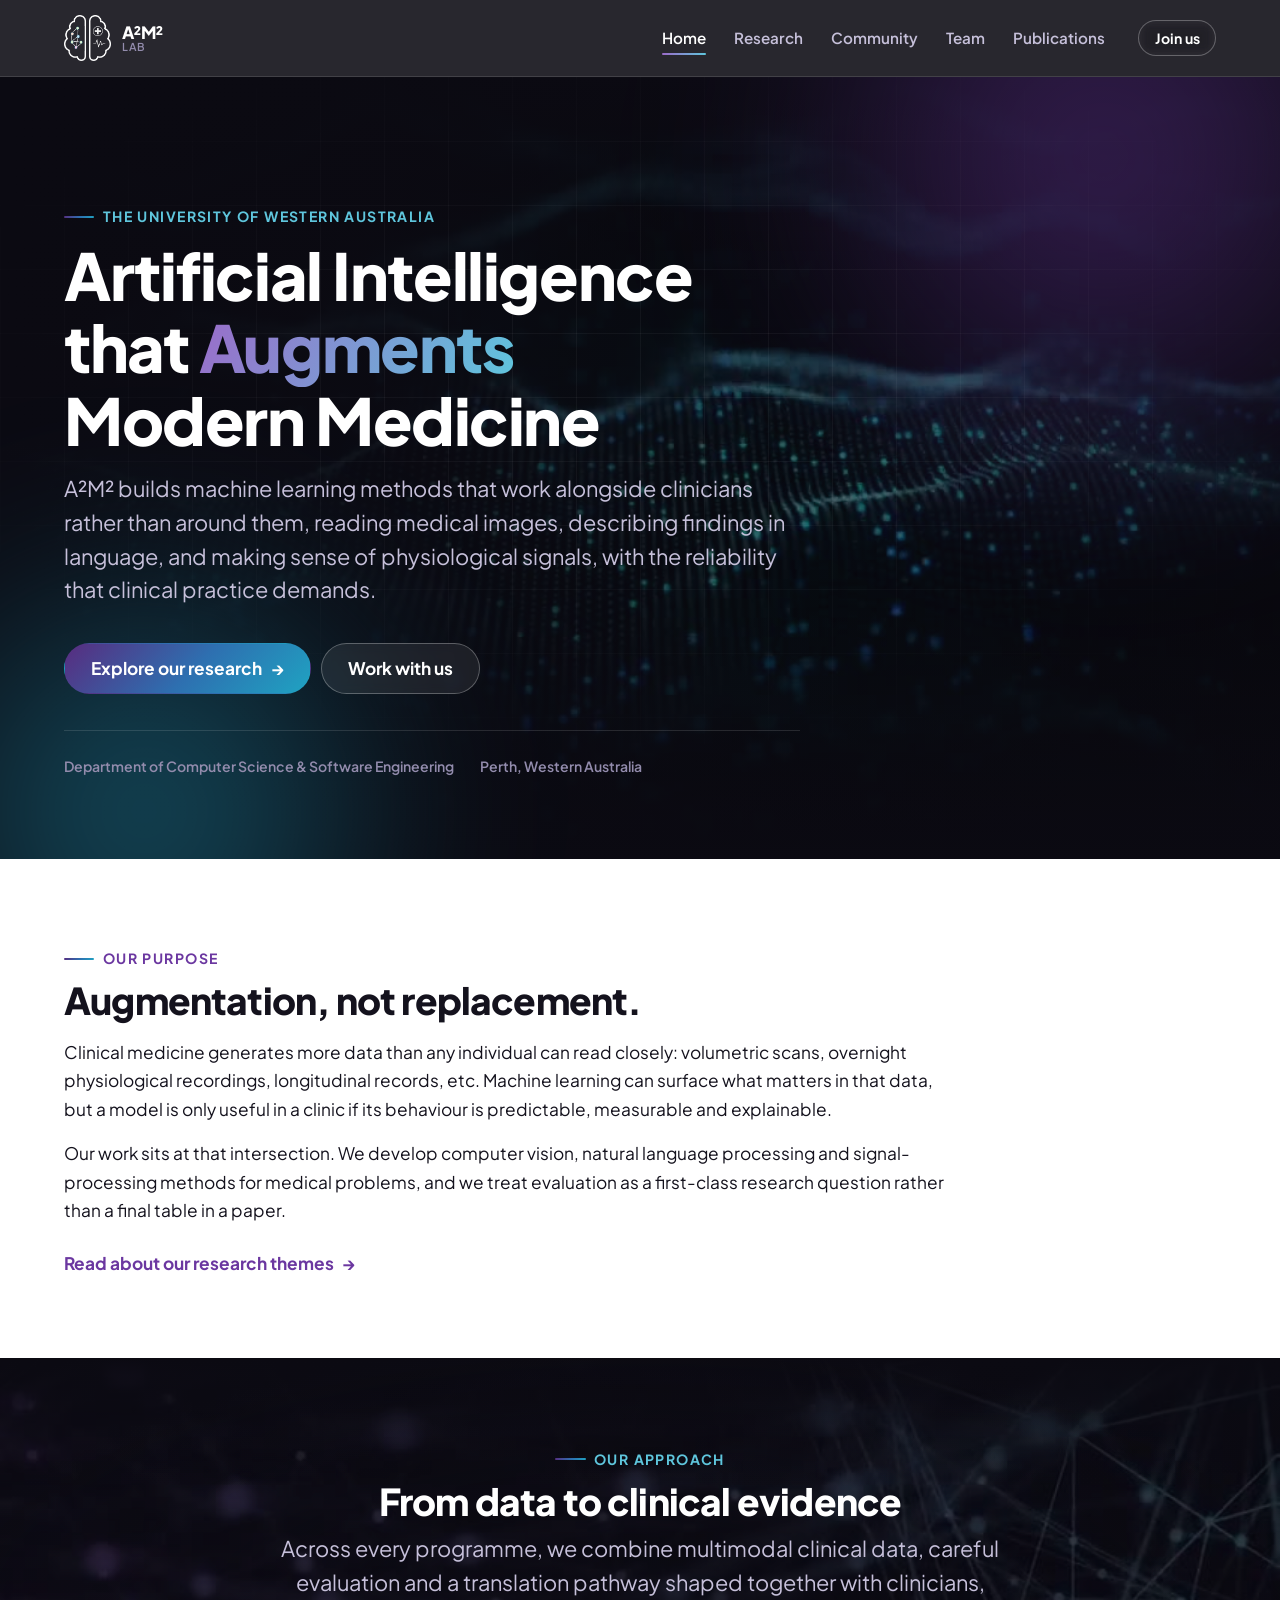
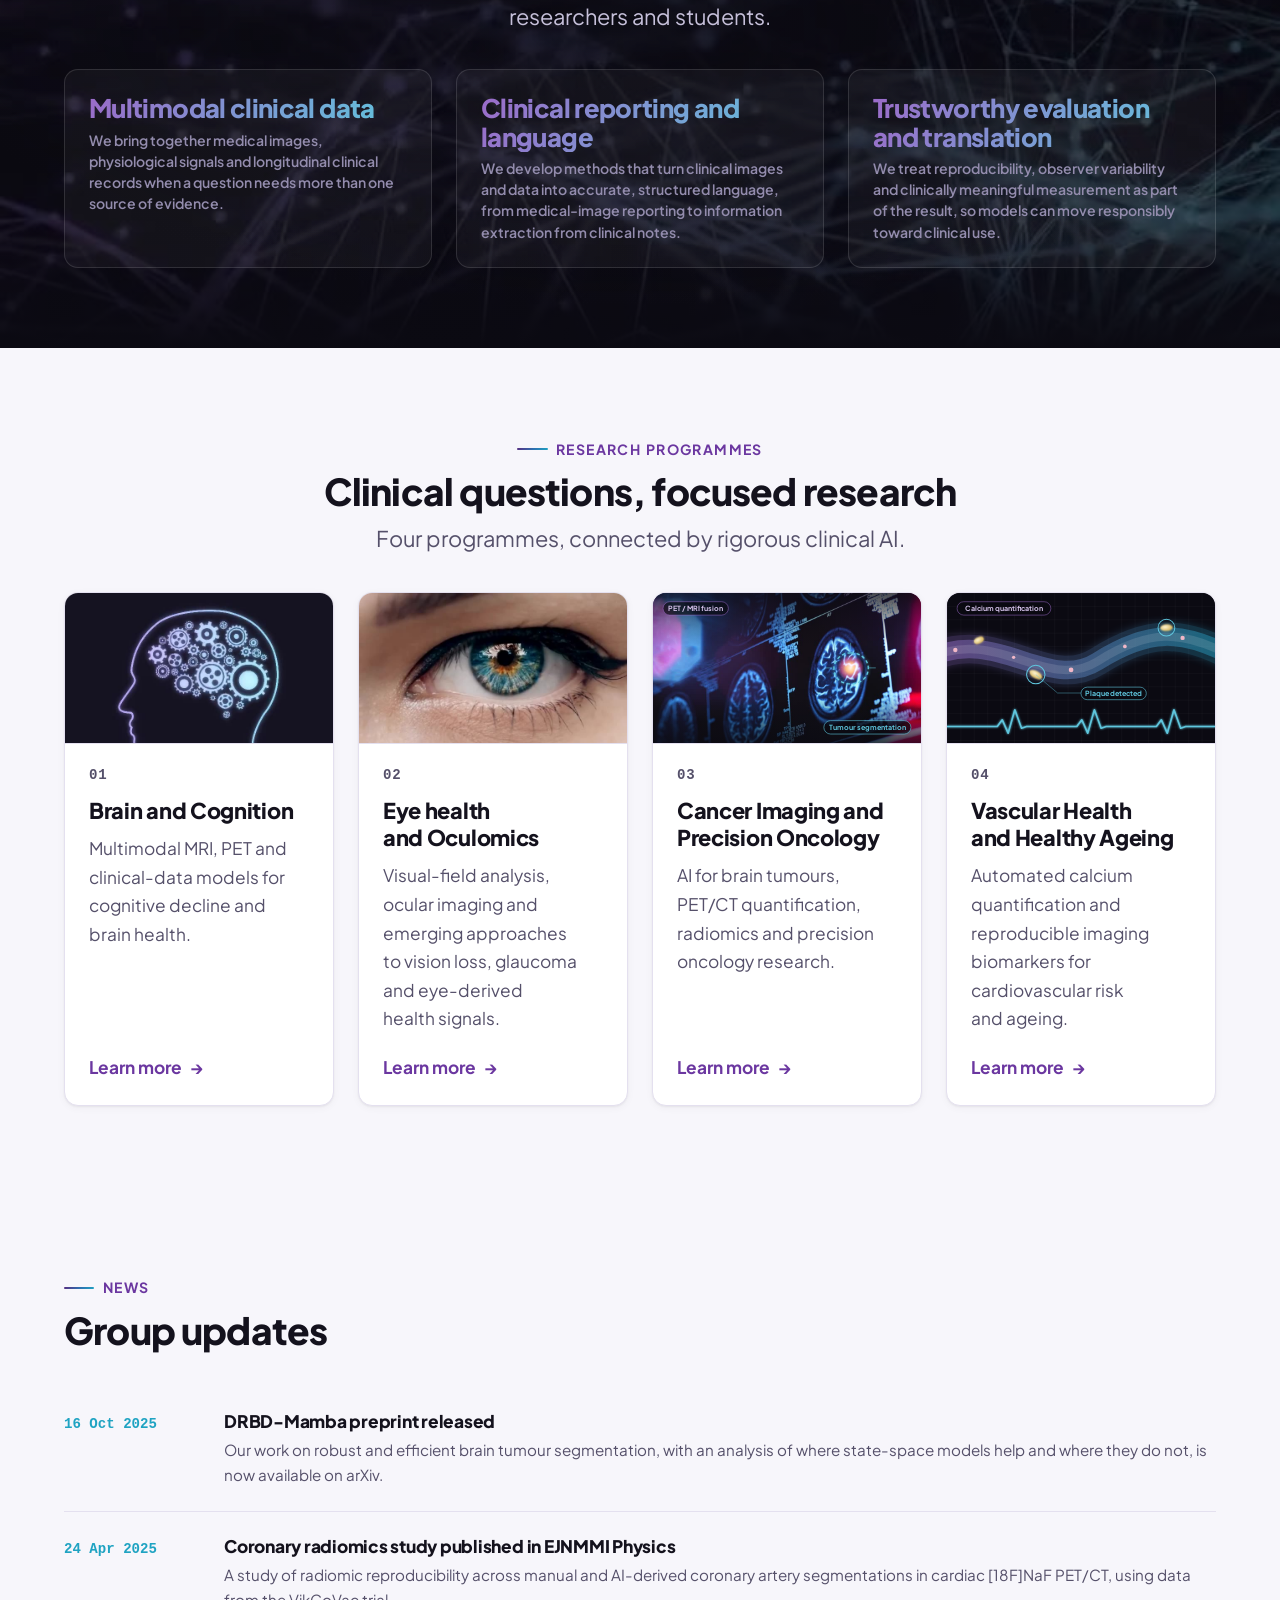
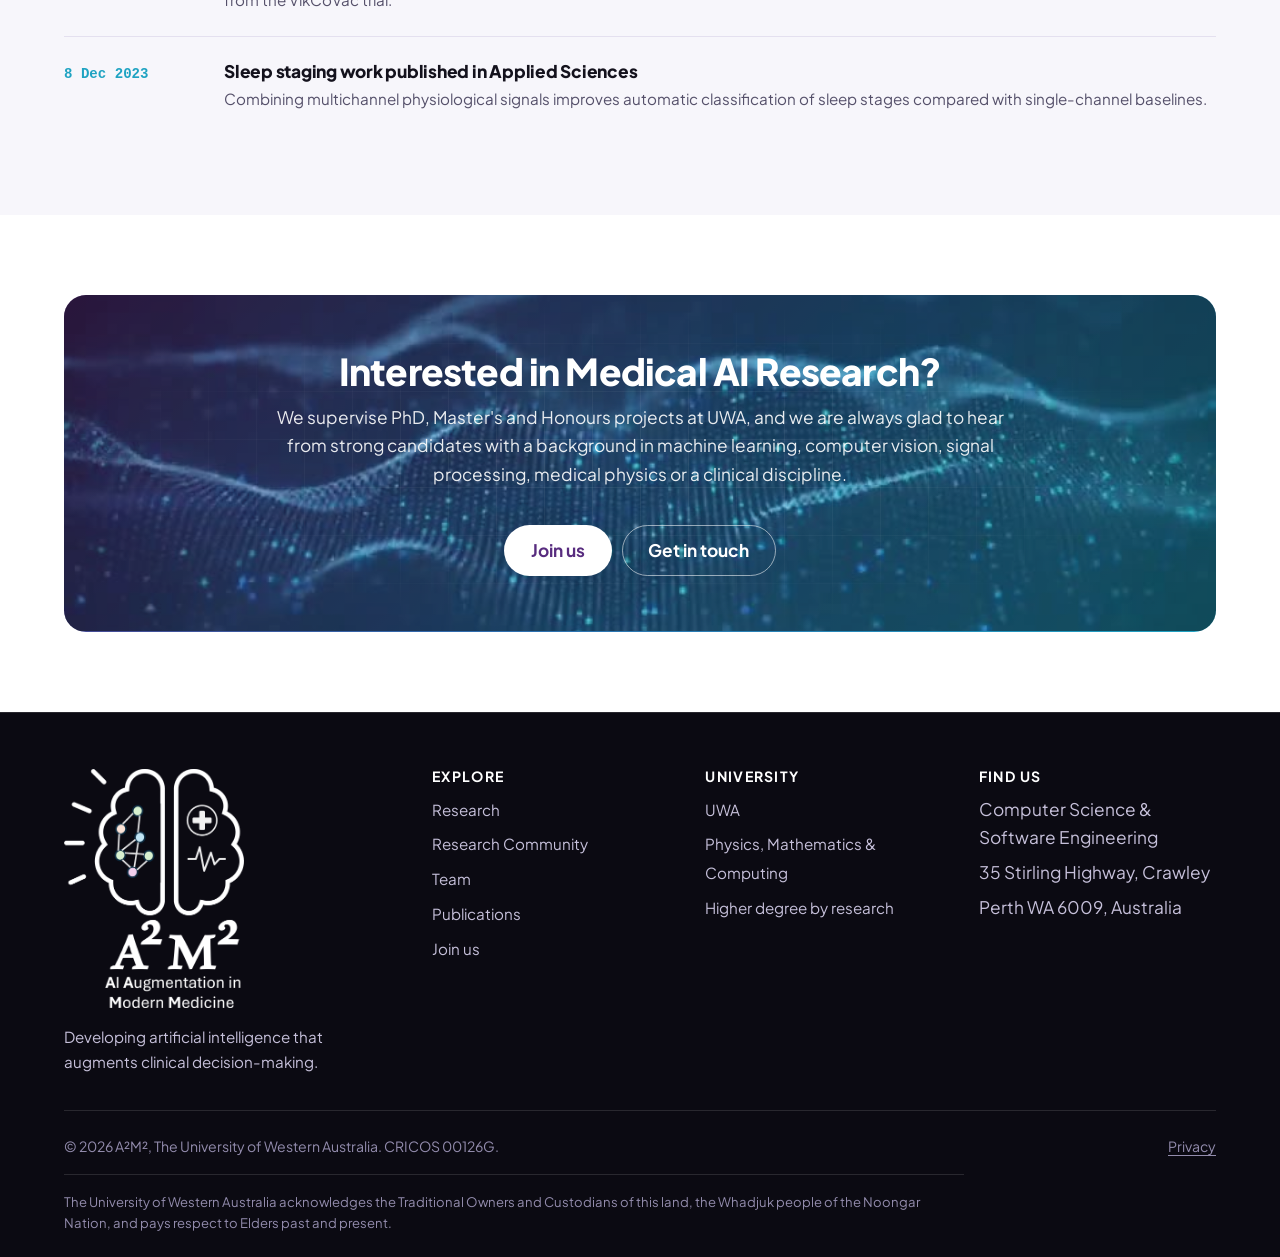
<file: index.html>
<!DOCTYPE html>
<html lang="en-AU" class="no-js">
<head>
<meta charset="utf-8">
<meta name="viewport" content="width=device-width, initial-scale=1">

<title>A²M² — AI Augmentation in Modern Medicine | The University of Western Australia</title>
<meta name="description" content="A²M² is a research group at The University of Western Australia advancing clinical AI for brain and cognition, vision and eye health, cancer imaging, and vascular health and healthy ageing.">

<link rel="canonical" href="https://a2m2-uwa.github.io/a2m2-website/">

<!-- Social sharing -->
<meta property="og:type" content="website">
<meta property="og:site_name" content="A²M² — AI Augmentation in Modern Medicine">
<meta property="og:title" content="A²M² — AI Augmentation in Modern Medicine">
<meta property="og:description" content="A research group at The University of Western Australia building AI that augments clinical decision-making.">
<meta property="og:url" content="https://a2m2-uwa.github.io/a2m2-website/">
<meta property="og:image" content="https://a2m2-uwa.github.io/a2m2-website/assets/img/og-image.png">
<meta property="og:image:width" content="1200">
<meta property="og:image:height" content="630">
<meta property="og:image:alt" content="The A²M² logo: a human profile encircled by a purple-to-teal gradient ring with cradling hands.">
<meta name="twitter:card" content="summary_large_image">

<!-- Icons -->
<link rel="icon" href="assets/img/favicon.ico?v=2" sizes="any">
<link rel="icon" href="assets/img/icon-512.png?v=2" type="image/png" sizes="512x512">
<link rel="apple-touch-icon" href="assets/img/apple-touch-icon.png?v=2">
<link rel="manifest" href="site.webmanifest">
<meta name="theme-color" content="#0B0A12">

<!-- Fonts: preconnect so the stylesheet request starts early. -->
<link rel="preconnect" href="https://fonts.googleapis.com">
<link rel="preconnect" href="https://fonts.gstatic.com" crossorigin>
<link rel="stylesheet" href="https://fonts.googleapis.com/css2?family=Plus+Jakarta+Sans:wght@400;500;600;700;800&display=swap">

<link rel="stylesheet" href="assets/css/styles.css?v=10">

<script type="application/ld+json">
{
  "@context": "https://schema.org",
  "@type": "ResearchOrganization",
  "name": "A²M² — AI Augmentation in Modern Medicine",
  "alternateName": "A2M2",
  "url": "https://a2m2-uwa.github.io/a2m2-website/",
  "logo": "https://a2m2-uwa.github.io/a2m2-website/assets/img/logo-full.png?v=2",
  "description": "Research group developing artificial intelligence that augments clinical decision-making, based in the Department of Computer Science and Software Engineering at The University of Western Australia.",
  "parentOrganization": {
    "@type": "CollegeOrUniversity",
    "name": "The University of Western Australia",
    "url": "https://www.uwa.edu.au/"
  },
  "address": {
    "@type": "PostalAddress",
    "streetAddress": "35 Stirling Highway, Crawley",
    "addressLocality": "Perth",
    "addressRegion": "WA",
    "postalCode": "6009",
    "addressCountry": "AU"
  }
}
</script>
</head>

<body>
<a class="skip-link" href="#main">Skip to main content</a>

<!-- ==================================================================
     SITE HEADER
     This block is identical on every page. If you change it here,
     copy the change into the other .html files.
     =================================================================== -->
<header class="site-header">
  <div class="wrap site-header__inner">
    <a class="brand" href="index.html">
      <img src="assets/img/logo-mark-tight.png?v=2" alt="" width="654" height="644">
      <span class="brand__text">
        <span class="brand__name">A²M²</span>
        <span class="brand__sub">Lab</span>
      </span>
    </a>

    <button class="nav-toggle" type="button"
            aria-expanded="false"
            aria-controls="primary-nav"
            aria-label="Open navigation menu">
      <span class="nav-toggle__bars" aria-hidden="true"></span>
    </button>

    <nav class="nav" id="primary-nav" aria-label="Primary">
      <ul class="nav__list">
        <li><a class="nav__link" href="index.html" aria-current="page">Home</a></li>
        <li><a class="nav__link" href="research.html">Research</a></li>
        <li><a class="nav__link" href="research-community.html">Community</a></li>
        <li><a class="nav__link" href="team.html">Team</a></li>
        <li><a class="nav__link" href="publications.html">Publications</a></li>
      </ul>
      <div class="nav__cta">
        <a class="btn btn--sm btn--on-dark" href="opportunities.html">Join us</a>
      </div>
    </nav>
  </div>
</header>

<main id="main">

  <!-- ================================================================
       HERO
       =============================================================== -->
  <section class="hero hero--media">
    <div class="hero__media" aria-hidden="true">
      <video data-ambient muted loop playsinline preload="metadata"
             poster="assets/media/hero-particles-poster.jpg" width="1152" height="648">
        <source src="assets/media/hero-particles.mp4" type="video/mp4">
      </video>
    </div>
    <div class="hero__grid" aria-hidden="true"></div>
    <div class="wrap hero__inner">
      <div class="hero__copy">
        <p class="eyebrow">The University of Western Australia</p>
        <h1>Artificial Intelligence that <span class="gradient-text">Augments</span> Modern Medicine</h1>
        <p class="hero__lede">
          A²M² builds machine learning methods that work alongside clinicians rather than
          around them, reading medical images, describing findings in language, and making
          sense of physiological signals, with the reliability that clinical practice demands.
        </p>

        <div class="btn-row">
          <a class="btn" href="research.html">Explore our research <span aria-hidden="true">&rarr;</span></a>
          <a class="btn btn--on-dark" href="opportunities.html">Work with us</a>
        </div>

        <p class="hero__meta">
          <span>Department of Computer Science &amp; Software Engineering</span>
          <span>Perth, Western Australia</span>
        </p>
      </div>

    </div>
  </section>

  <!-- ================================================================
       MISSION
       =============================================================== -->
  <section class="section">
    <div class="wrap">
      <div class="feature-row">
        <div style="grid-column: 1 / -1;">
          <p class="eyebrow">Our purpose</p>
          <h2>Augmentation, not replacement.</h2>
          <div class="prose" style="margin-top: var(--space-sm);">
            <p>
              Clinical medicine generates more data than any individual can read closely:
              volumetric scans, overnight physiological recordings, longitudinal records, etc.
              Machine learning can surface what matters in that data, but a model is only
              useful in a clinic if its behaviour is predictable, measurable and explainable.
            </p>
            <p>
              Our work sits at that intersection. We develop computer vision, natural
              language processing and signal-processing methods for medical problems, and
              we treat evaluation as a first-class research question rather than a final
              table in a paper.
            </p>
          </div>
          <div class="btn-row" style="margin-top: var(--space-md);">
            <a class="arrow-link" href="research.html">Read about our research themes <span aria-hidden="true">&rarr;</span></a>
          </div>
        </div>

      </div>
    </div>
  </section>

  <!-- ================================================================
       HOW WE WORK — CROSS-CUTTING CAPABILITIES
       =============================================================== -->
  <section class="section section--dark section--media" id="our-approach">
    <div class="section-bg" aria-hidden="true">
      <video data-ambient muted loop playsinline preload="metadata"
             poster="assets/media/bg-network-poster.jpg" width="854" height="480">
        <source src="assets/media/bg-network.mp4" type="video/mp4">
      </video>
    </div>
    <div class="wrap">
      <div class="section-head section-head--center">
        <p class="eyebrow">Our approach</p>
        <h2>From data to clinical evidence</h2>
        <p class="lede">
          Across every programme, we combine multimodal clinical data, careful evaluation and a
          translation pathway shaped together with clinicians, researchers and students.
        </p>
      </div>

      <div class="grid grid--3" data-reveal-group>
        <div class="domain" data-reveal>
          <span class="domain__name">Multimodal clinical data</span>
          <span class="domain__detail">
            We bring together medical images, physiological signals and longitudinal clinical
            records when a question needs more than one source of evidence.
          </span>
        </div>
        <div class="domain" data-reveal>
          <span class="domain__name">Clinical reporting and language</span>
          <span class="domain__detail">
            We develop methods that turn clinical images and data into accurate, structured
            language, from medical-image reporting to information extraction from clinical notes.
          </span>
        </div>
        <div class="domain" data-reveal>
          <span class="domain__name">Trustworthy evaluation and translation</span>
          <span class="domain__detail">
            We treat reproducibility, observer variability and clinically meaningful measurement
            as part of the result, so models can move responsibly toward clinical use.
          </span>
        </div>
      </div>
    </div>
  </section>

  <!-- ================================================================
       RESEARCH THEMES
       =============================================================== -->
  <section class="section section--alt">
    <div class="wrap">
      <div class="section-head section-head--center">
        <p class="eyebrow">Research programmes</p>
        <h2>Clinical questions, focused research</h2>
        <p class="lede">Four programmes, connected by rigorous clinical AI.</p>
      </div>

      <div class="grid grid--4" data-reveal-group>
        <a class="card pillar pillar--media card--link" href="research.html#brain-cognition" data-reveal>
          <span class="pillar__media" aria-hidden="true">
            <video data-ambient muted loop playsinline preload="metadata"
                   poster="assets/media/brain-cognition-poster.jpg" width="640" height="360">
              <source src="assets/media/brain-cognition.mp4" type="video/mp4">
            </video>
          </span>
          <p class="pillar__num">01</p>
          <h3>Brain and Cognition</h3>
          <p>Multimodal MRI, PET and clinical-data models for cognitive decline and brain health.</p>
          <span class="arrow-link" style="margin-top:auto; padding-top:var(--space-xs)">Learn more <span aria-hidden="true">&rarr;</span></span>
        </a>

        <a class="card pillar pillar--media card--link" href="research.html#vision-eye-health-oculomics" data-reveal>
          <span class="pillar__media" aria-hidden="true">
            <video data-ambient muted loop playsinline preload="metadata"
                   poster="assets/media/eye-health-poster.jpg" width="640" height="360">
              <source src="assets/media/eye-health.mp4" type="video/mp4">
            </video>
          </span>
          <p class="pillar__num">02</p>
          <h3>Eye health and Oculomics</h3>
          <p>Visual-field analysis, ocular imaging and emerging approaches to vision loss, glaucoma and eye-derived health signals.</p>
          <span class="arrow-link" style="margin-top:auto; padding-top:var(--space-xs)">Learn more <span aria-hidden="true">&rarr;</span></span>
        </a>

        <a class="card pillar pillar--media card--link" href="research.html#cancer-imaging-precision-oncology" data-reveal>
          <span class="pillar__media" aria-hidden="true">
            <!-- Scan photograph with a PET-style uptake hotspot, an AI segmentation contour and a sweeping scan beam. -->
            <svg class="media-art media-art--scan" viewBox="0 0 320 180" preserveAspectRatio="xMidYMid slice" focusable="false">
              <defs>
                <radialGradient id="scan-hot" cx="0.5" cy="0.5" r="0.5">
                  <stop offset="0" stop-color="#FFF4C2"/>
                  <stop offset="0.35" stop-color="#FFB347"/>
                  <stop offset="0.7" stop-color="#E5486A" stop-opacity="0.7"/>
                  <stop offset="1" stop-color="#E5486A" stop-opacity="0"/>
                </radialGradient>
                <linearGradient id="scan-beam" x1="0" y1="0" x2="1" y2="0">
                  <stop offset="0" stop-color="#5FC6DD" stop-opacity="0"/>
                  <stop offset="0.85" stop-color="#5FC6DD" stop-opacity="0.35"/>
                  <stop offset="1" stop-color="#E6FAFF" stop-opacity="0.9"/>
                </linearGradient>
                <linearGradient id="scan-shade" x1="0" y1="0" x2="0" y2="1">
                  <stop offset="0" stop-color="#0B0A12" stop-opacity="0.75"/>
                  <stop offset="0.35" stop-color="#0B0A12" stop-opacity="0"/>
                  <stop offset="0.7" stop-color="#0B0A12" stop-opacity="0"/>
                  <stop offset="1" stop-color="#0B0A12" stop-opacity="0.8"/>
                </linearGradient>
                <filter id="scan-glow" x="-50%" y="-50%" width="200%" height="200%">
                  <feGaussianBlur stdDeviation="1.6" result="b"/>
                  <feMerge><feMergeNode in="b"/><feMergeNode in="SourceGraphic"/></feMerge>
                </filter>
              </defs>
              <g class="media-art__photo">
                <image href="assets/media/cancer-scan.jpg" x="0" y="0" width="320" height="180" preserveAspectRatio="xMidYMid slice"/>
              </g>
              <rect width="320" height="180" fill="url(#scan-shade)"/>
              <circle class="media-art__hot" cx="236" cy="90" r="16" fill="url(#scan-hot)" style="mix-blend-mode:screen"/>
              <path class="media-art__contour" d="M236 72c11 0 20 7 21 17 1 11-8 20-20 20-12 1-21-7-21-18 0-10 9-19 20-19Z" fill="none" stroke="#5FC6DD" stroke-width="1.6" stroke-dasharray="4 3" filter="url(#scan-glow)"/>
              <g stroke="#5FC6DD" stroke-width="0.8" opacity="0.8">
                <path d="M236 60v8M236 112v8M206 90h8M258 90h8"/>
              </g>
              <rect class="media-art__beam media-art__beam--x" x="-60" y="0" width="60" height="180" fill="url(#scan-beam)"/>
              <g font-family="Plus Jakarta Sans, sans-serif" font-size="8.5" font-weight="700">
                <rect x="12" y="11" width="78" height="16" rx="8" fill="#0B0A12" fill-opacity="0.7" stroke="#9B6BC9" stroke-opacity="0.6"/>
                <text x="51" y="22" text-anchor="middle" fill="#D6C3EC">PET / MRI fusion</text>
                <rect x="204" y="153" width="104" height="16" rx="8" fill="#0B0A12" fill-opacity="0.7" stroke="#5FC6DD" stroke-opacity="0.7"/>
                <text x="256" y="164" text-anchor="middle" fill="#5FC6DD">Tumour segmentation</text>
              </g>
            </svg>
          </span>
          <p class="pillar__num">03</p>
          <h3>Cancer Imaging and Precision Oncology</h3>
          <p>AI for brain tumours, PET/CT quantification, radiomics and precision oncology research.</p>
          <span class="arrow-link" style="margin-top:auto; padding-top:var(--space-xs)">Learn more <span aria-hidden="true">&rarr;</span></span>
        </a>

        <a class="card pillar pillar--media card--link" href="research.html#vascular-health-healthy-ageing" data-reveal>
          <span class="pillar__media" aria-hidden="true">
            <!-- Glowing artery with flowing blood cells, calcified plaques flagged by detection rings, and a live heartbeat trace. -->
            <svg class="media-art media-art--vascular" viewBox="0 0 320 180" preserveAspectRatio="xMidYMid slice" focusable="false">
              <defs>
                <pattern id="vas-grid" width="16" height="16" patternUnits="userSpaceOnUse">
                  <path d="M16 0H0V16" fill="none" stroke="#ffffff" stroke-opacity="0.05"/>
                </pattern>
                <linearGradient id="vas-wall" x1="0" y1="0" x2="1" y2="0">
                  <stop offset="0" stop-color="#9B6BC9"/>
                  <stop offset="1" stop-color="#1FA3C2"/>
                </linearGradient>
                <radialGradient id="vas-plaque" cx="0.4" cy="0.4" r="0.6">
                  <stop offset="0" stop-color="#FFF6D6"/>
                  <stop offset="1" stop-color="#D9B860"/>
                </radialGradient>
                <filter id="vas-glow" x="-20%" y="-60%" width="140%" height="220%">
                  <feGaussianBlur stdDeviation="5" result="b"/>
                  <feMerge><feMergeNode in="b"/><feMergeNode in="SourceGraphic"/></feMerge>
                </filter>
                <filter id="vas-soft" x="-50%" y="-50%" width="200%" height="200%">
                  <feGaussianBlur stdDeviation="1.4" result="b"/>
                  <feMerge><feMergeNode in="b"/><feMergeNode in="SourceGraphic"/></feMerge>
                </filter>
                <path id="vas-path" d="M-20 78C60 40 120 120 180 82S280 44 340 76"/>
              </defs>
              <rect width="320" height="180" fill="#0B0A12"/>
              <rect width="320" height="180" fill="url(#vas-grid)"/>
              <use href="#vas-path" fill="none" stroke="url(#vas-wall)" stroke-width="34" stroke-linecap="round" opacity="0.28" filter="url(#vas-glow)"/>
              <use href="#vas-path" fill="none" stroke="url(#vas-wall)" stroke-width="22" stroke-linecap="round" opacity="0.45"/>
              <use href="#vas-path" fill="none" stroke="#ffffff" stroke-opacity="0.12" stroke-width="10" stroke-linecap="round"/>
              <g fill="#F1B7C7">
                <circle r="2.6"><animateMotion dur="3.2s" repeatCount="indefinite" begin="0s"><mpath href="#vas-path"/></animateMotion></circle>
                <circle r="2"><animateMotion dur="3.2s" repeatCount="indefinite" begin="-0.6s"><mpath href="#vas-path"/></animateMotion></circle>
                <circle r="2.8"><animateMotion dur="3.2s" repeatCount="indefinite" begin="-1.2s"><mpath href="#vas-path"/></animateMotion></circle>
                <circle r="2.2"><animateMotion dur="3.2s" repeatCount="indefinite" begin="-1.8s"><mpath href="#vas-path"/></animateMotion></circle>
                <circle r="2.6"><animateMotion dur="3.2s" repeatCount="indefinite" begin="-2.4s"><mpath href="#vas-path"/></animateMotion></circle>
                <circle r="1.8"><animateMotion dur="3.2s" repeatCount="indefinite" begin="-2.9s"><mpath href="#vas-path"/></animateMotion></circle>
              </g>
              <g filter="url(#vas-soft)">
                <ellipse cx="38" cy="57" rx="6" ry="3.4" fill="url(#vas-plaque)" transform="rotate(-25 38 57)"/>
                <ellipse cx="106" cy="98" rx="8" ry="4" fill="url(#vas-plaque)" transform="rotate(30 106 98)"/>
                <ellipse cx="262" cy="42" rx="7" ry="3.6" fill="url(#vas-plaque)" transform="rotate(-4 262 42)"/>
              </g>
              <g fill="none" stroke="#5FC6DD" stroke-width="1.2">
                <circle class="media-art__ring" cx="106" cy="98" r="11"/>
                <circle class="media-art__ring media-art__ring--late" cx="262" cy="42" r="10"/>
              </g>
              <path d="M106 98L132 120h28" fill="none" stroke="#5FC6DD" stroke-opacity="0.6" stroke-width="0.8"/>
              <path class="media-art__ecg" pathLength="460" d="M0 160h60l6-8 7 16 8-28 8 22 6-2h60l6-8 7 16 8-28 8 22 6-2h60l6-8 7 16 8-28 8 22 6-2h35" fill="none" stroke="#5FC6DD" stroke-width="2" stroke-linejoin="round" stroke-linecap="round" filter="url(#vas-soft)"/>
              <g font-family="Plus Jakarta Sans, sans-serif" font-size="8.5" font-weight="700">
                <rect x="12" y="11" width="112" height="16" rx="8" fill="#0B0A12" fill-opacity="0.75" stroke="#9B6BC9" stroke-opacity="0.6"/>
                <text x="68" y="22" text-anchor="middle" fill="#D6C3EC">Calcium quantification</text>
                <rect x="160" y="113" width="78" height="15" rx="7.5" fill="#0B0A12" fill-opacity="0.8" stroke="#5FC6DD" stroke-opacity="0.7"/>
                <text x="199" y="123.5" text-anchor="middle" fill="#5FC6DD">Plaque detected</text>
              </g>
            </svg>
          </span>
          <p class="pillar__num">04</p>
          <h3>Vascular Health and Healthy Ageing</h3>
          <p>Automated calcium quantification and reproducible imaging biomarkers for cardiovascular risk and ageing.</p>
          <span class="arrow-link" style="margin-top:auto; padding-top:var(--space-xs)">Learn more <span aria-hidden="true">&rarr;</span></span>
        </a>
      </div>
    </div>
  </section>

  <!-- ================================================================
       CLINICAL DOMAINS
       =============================================================== -->


  <!-- ================================================================
       NEWS
       To add an item: copy one <article> block, change the date and text.
       Newest first. The datetime attribute should be YYYY-MM-DD.
       =============================================================== -->
  <section class="section section--alt">
    <div class="wrap">
      <div class="section-head">
        <p class="eyebrow">News</p>
        <h2>Group updates</h2>
      </div>

      <div class="news-list">
        <article class="news-item">
          <time datetime="2025-10-16">16 Oct 2025</time>
          <div>
            <h3>DRBD-Mamba preprint released</h3>
            <p>
              Our work on robust and efficient brain tumour segmentation, with an analysis of
              where state-space models help and where they do not, is now available on arXiv.
            </p>
          </div>
        </article>

        <article class="news-item">
          <time datetime="2025-04-24">24 Apr 2025</time>
          <div>
            <h3>Coronary radiomics study published in EJNMMI Physics</h3>
            <p>
              A study of radiomic reproducibility across manual and AI-derived coronary artery
              segmentations in cardiac [18F]NaF PET/CT, using data from the VikCoVac trial.
            </p>
          </div>
        </article>

        <article class="news-item">
          <time datetime="2023-12-08">8 Dec 2023</time>
          <div>
            <h3>Sleep staging work published in Applied Sciences</h3>
            <p>
              Combining multichannel physiological signals improves automatic classification of
              sleep stages compared with single-channel baselines.
            </p>
          </div>
        </article>
      </div>
    </div>
  </section>

  <!-- ================================================================
       JOIN US
       =============================================================== -->
  <section class="section">
    <div class="wrap">
      <div class="cta-panel cta-panel--media" data-reveal>
        <div class="section-bg" aria-hidden="true">
          <video data-ambient muted loop playsinline preload="metadata"
                 poster="assets/media/bg-wave-poster.jpg" width="854" height="480">
            <source src="assets/media/bg-wave.mp4" type="video/mp4">
          </video>
        </div>
        <h2>Interested in Medical AI Research?</h2>
        <p>
          We supervise PhD, Master's and Honours projects at UWA, and we are always glad to
          hear from strong candidates with a background in machine learning, computer vision,
          signal processing, medical physics or a clinical discipline.
        </p>
        <div class="btn-row">
          <a class="btn" href="opportunities.html">Join us</a>
          <a class="btn btn--ghost" href="opportunities.html#contact">Get in touch</a>
        </div>
      </div>
    </div>
  </section>

</main>

<!-- ==================================================================
     SITE FOOTER
     Identical on every page.
     =================================================================== -->
<footer class="site-footer">
  <div class="wrap">
    <div class="site-footer__top">
      <div class="site-footer__about">
        <img src="assets/img/logo-full.png?v=2" alt="A²M² — AI Augmentation in Modern Medicine" width="792" height="1051">
        <p>
          Developing artificial intelligence that augments clinical decision-making.
        </p>
      </div>

      <nav class="footer-col" aria-labelledby="footer-explore">
        <h2 id="footer-explore">Explore</h2>
        <ul>
          <li><a href="research.html">Research</a></li>
          <li><a href="research-community.html">Research Community</a></li>
          <li><a href="team.html">Team</a></li>
          <li><a href="publications.html">Publications</a></li>
          <li><a href="opportunities.html">Join us</a></li>
        </ul>
      </nav>

      <nav class="footer-col" aria-labelledby="footer-uwa">
        <h2 id="footer-uwa">University</h2>
        <ul>
          <li><a href="https://www.uwa.edu.au/">UWA</a></li>
          <li><a href="https://www.uwa.edu.au/schools/physics-mathematics-computing">Physics, Mathematics &amp; Computing</a></li>
          <li><a href="https://www.uwa.edu.au/study/courses/doctor-of-philosophy">Higher degree by research</a></li>
        </ul>
      </nav>

      <div class="footer-col">
        <h2>Find us</h2>
        <ul>
          <li>Computer Science &amp; Software Engineering</li>
          <li>35 Stirling Highway, Crawley</li>
          <li>Perth WA 6009, Australia</li>
        </ul>
      </div>
    </div>

    <div class="site-footer__bottom">
      <p>&copy; <span data-current-year>2026</span> A²M², The University of Western Australia. CRICOS 00126G.</p>
      <p><a href="https://www.uwa.edu.au/privacy">Privacy</a></p>
    </div>

    <p class="acknowledgement">
      The University of Western Australia acknowledges the Traditional Owners and Custodians
      of this land, the Whadjuk people of the Noongar Nation, and pays respect to Elders past
      and present.
    </p>
  </div>
</footer>

<script src="assets/js/main.js?v=10" defer></script>
</body>
</html>
</file>
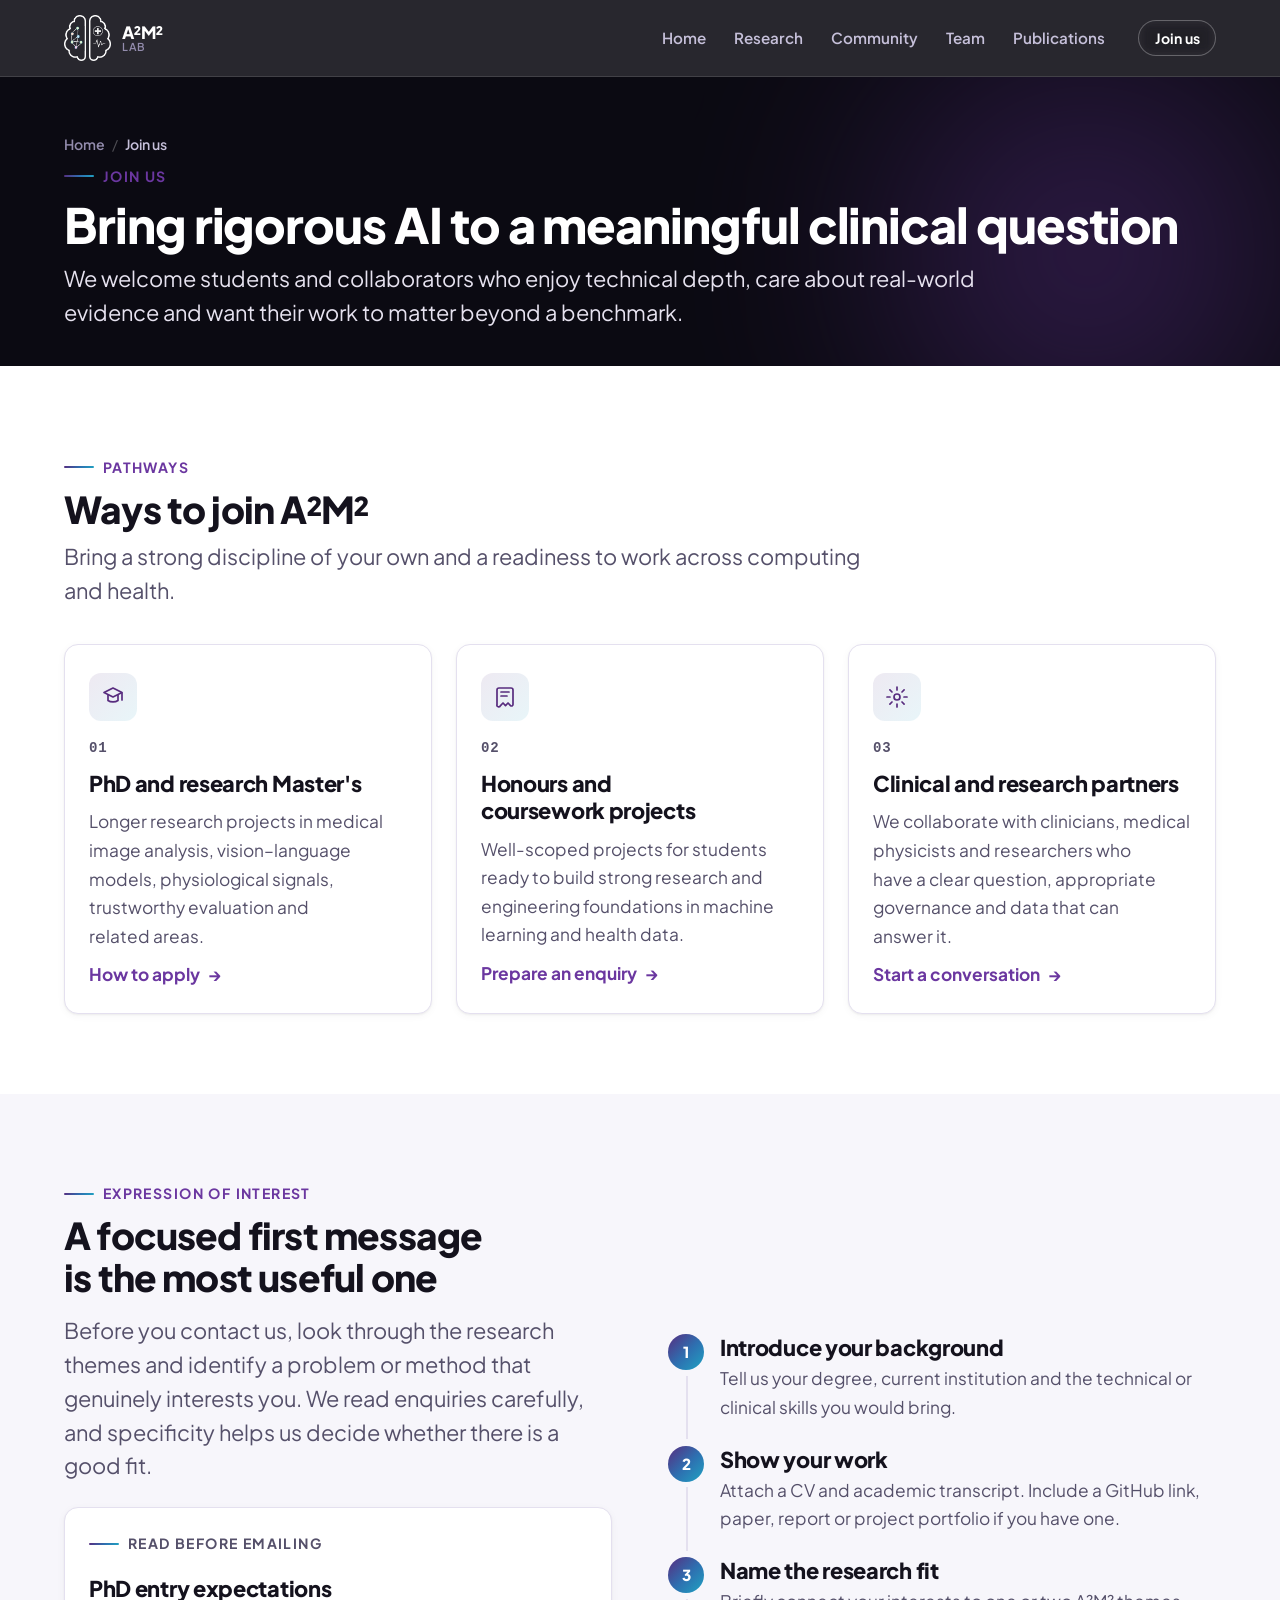
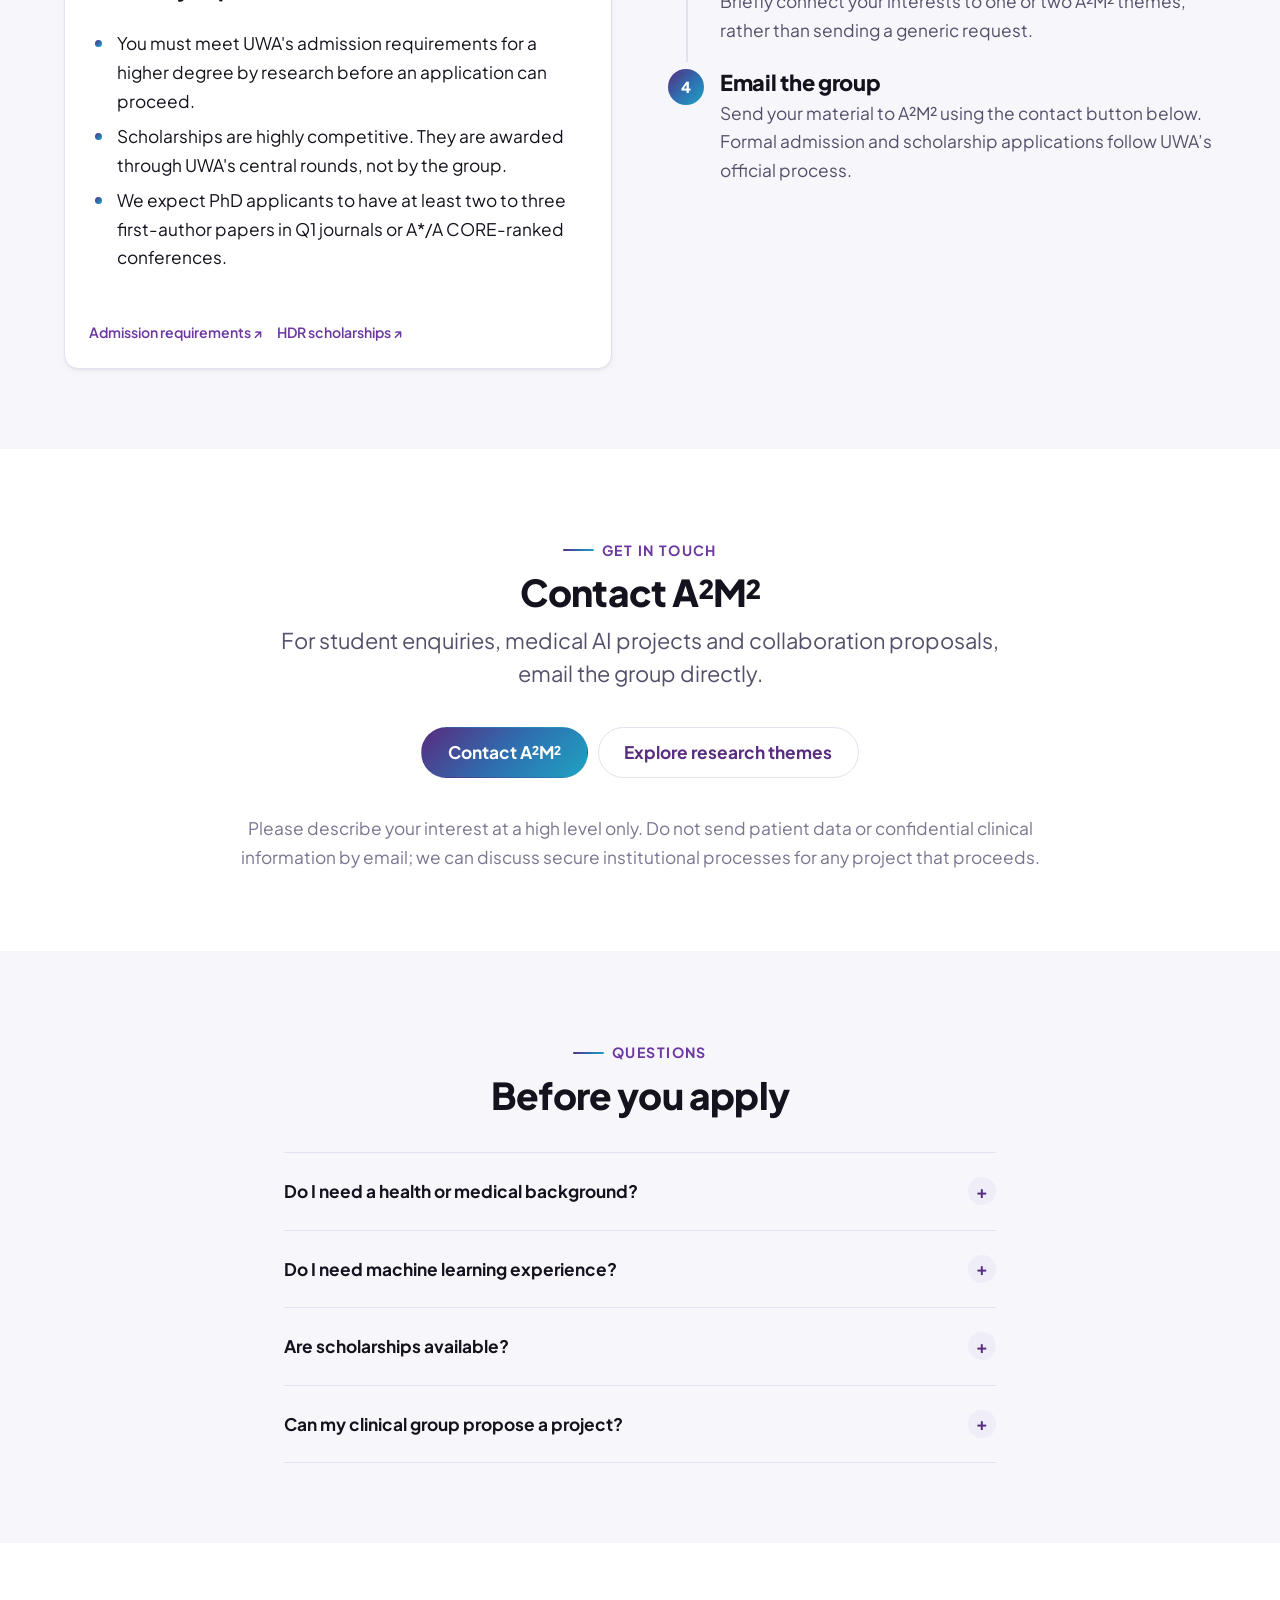
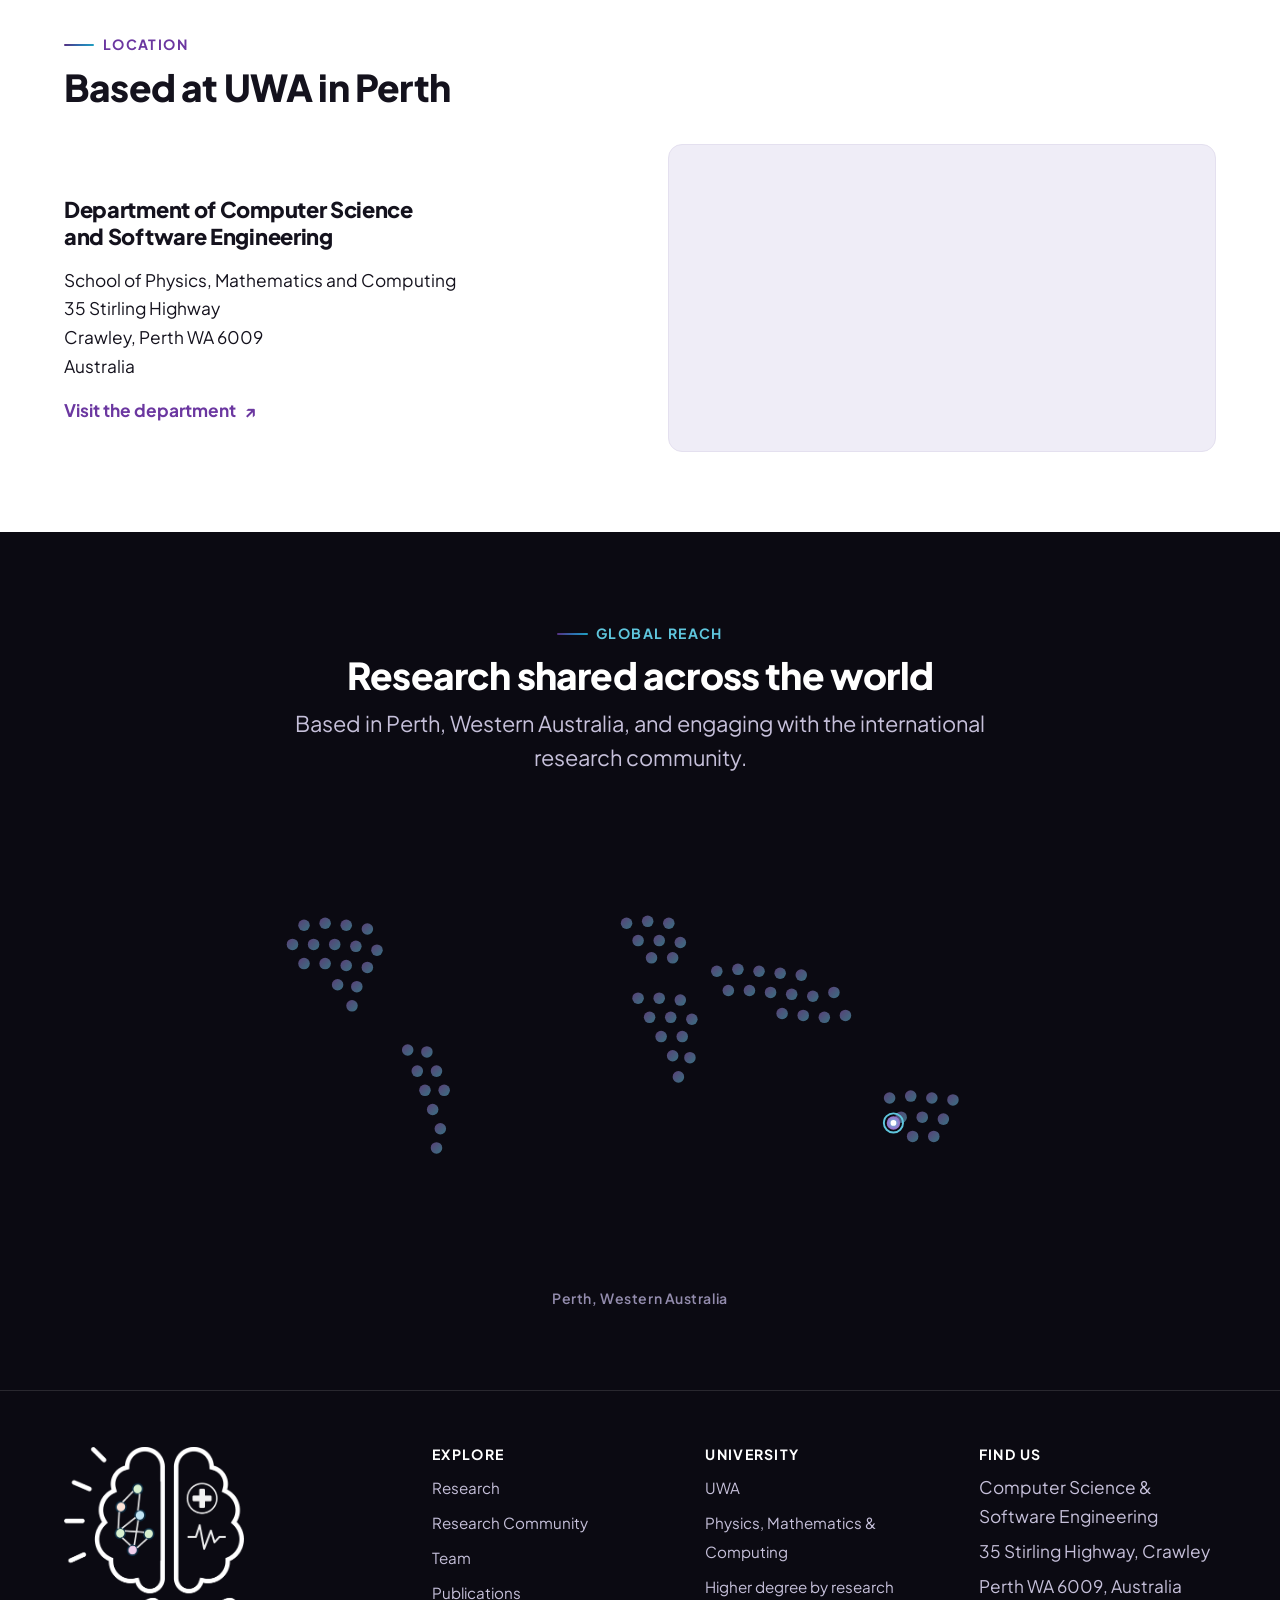
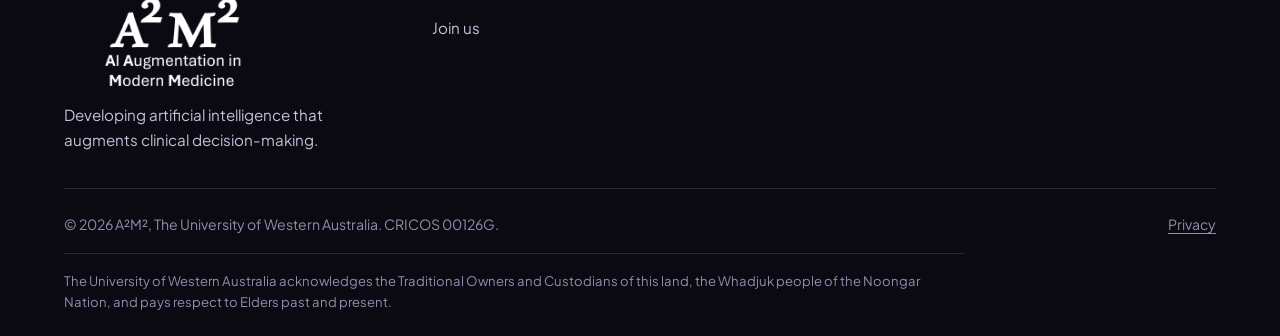
<file: opportunities.html>
<!DOCTYPE html>
<html lang="en-AU" class="no-js">
<head>
<meta charset="utf-8"><meta name="viewport" content="width=device-width, initial-scale=1">
<title>Join us — A²M² | AI Augmentation in Modern Medicine</title>
<meta name="description" content="Join A²M² at The University of Western Australia: PhD, Master's and Honours opportunities, clinical collaboration, and how to contact the group.">
<link rel="canonical" href="https://a2m2-uwa.github.io/a2m2-website/opportunities.html">
<meta property="og:type" content="website"><meta property="og:site_name" content="A²M² — AI Augmentation in Modern Medicine"><meta property="og:title" content="Join us — A²M²"><meta property="og:description" content="PhD, Master's, Honours and clinical collaboration opportunities with A²M², and how to get in touch."><meta property="og:url" content="https://a2m2-uwa.github.io/a2m2-website/opportunities.html"><meta property="og:image" content="https://a2m2-uwa.github.io/a2m2-website/assets/img/og-image.png"><meta name="twitter:card" content="summary_large_image">
<link rel="icon" href="assets/img/favicon.ico?v=2" sizes="any"><link rel="icon" href="assets/img/icon-512.png?v=2" type="image/png" sizes="512x512"><link rel="apple-touch-icon" href="assets/img/apple-touch-icon.png?v=2"><link rel="manifest" href="site.webmanifest"><meta name="theme-color" content="#0B0A12">
<link rel="preconnect" href="https://fonts.googleapis.com"><link rel="preconnect" href="https://fonts.gstatic.com" crossorigin><link rel="stylesheet" href="https://fonts.googleapis.com/css2?family=Plus+Jakarta+Sans:wght@400;500;600;700;800&display=swap"><link rel="stylesheet" href="assets/css/styles.css?v=10">
</head>
<body>
<a class="skip-link" href="#main">Skip to main content</a>
<header class="site-header"><div class="wrap site-header__inner">
<a class="brand" href="index.html"><img src="assets/img/logo-mark-tight.png?v=2" alt="" width="654" height="644"><span class="brand__text"><span class="brand__name">A²M²</span><span class="brand__sub">Lab</span></span></a><button class="nav-toggle" type="button" aria-expanded="false" aria-controls="primary-nav" aria-label="Open navigation menu"><span class="nav-toggle__bars" aria-hidden="true"></span></button>
<nav class="nav" id="primary-nav" aria-label="Primary"><ul class="nav__list"><li><a class="nav__link" href="index.html">Home</a></li><li><a class="nav__link" href="research.html">Research</a></li><li><a class="nav__link" href="research-community.html">Community</a></li><li><a class="nav__link" href="team.html">Team</a></li><li><a class="nav__link" href="publications.html">Publications</a></li></ul><div class="nav__cta"><a class="btn btn--sm btn--on-dark" href="opportunities.html" aria-current="page">Join us</a></div></nav>
</div></header>

<main id="main">
<section class="page-hero"><div class="wrap"><nav aria-label="Breadcrumb"><ol class="breadcrumb"><li><a href="index.html">Home</a></li><li><span aria-current="page">Join us</span></li></ol></nav><p class="eyebrow">Join us</p><h1>Bring rigorous AI to a meaningful clinical question</h1><p class="lede" style="color:#E6E2EF">We welcome students and collaborators who enjoy technical depth, care about real-world evidence and want their work to matter beyond a benchmark.</p></div></section>

<section class="section"><div class="wrap">
<div class="section-head"><p class="eyebrow">Pathways</p><h2>Ways to join A²M²</h2><p class="lede">Bring a strong discipline of your own and a readiness to work across computing and health.</p></div>
<div class="grid grid--3" data-reveal-group>
<article class="card pillar" data-reveal><span class="pillar__icon" aria-hidden="true"><svg viewBox="0 0 24 24" fill="none" stroke="currentColor" stroke-width="1.7" stroke-linecap="round" stroke-linejoin="round"><path d="M12 3 3 7.5 12 12l9-4.5L12 3Z"/><path d="M7 10v5.5c2.7 1.9 7.3 1.9 10 0V10"/><path d="M21 8v7"/></svg></span><p class="pillar__num">01</p><h3>PhD and research Master's</h3><p>Longer research projects in medical image analysis, vision–language models, physiological signals, trustworthy evaluation and related areas.</p><a class="arrow-link" href="#how-to-apply">How to apply <span aria-hidden="true">&rarr;</span></a></article>
<article class="card pillar" data-reveal><span class="pillar__icon" aria-hidden="true"><svg viewBox="0 0 24 24" fill="none" stroke="currentColor" stroke-width="1.7" stroke-linecap="round" stroke-linejoin="round"><path d="M4 19.5V5a2 2 0 0 1 2-2h12a2 2 0 0 1 2 2v14.5a1.5 1.5 0 0 1-2.5 1.1L15 18l-2.5 2.6L10 18l-2.5 2.6A1.5 1.5 0 0 1 4 19.5Z"/><path d="M8 7h8M8 11h6"/></svg></span><p class="pillar__num">02</p><h3>Honours and coursework projects</h3><p>Well-scoped projects for students ready to build strong research and engineering foundations in machine learning and health data.</p><a class="arrow-link" href="#how-to-apply">Prepare an enquiry <span aria-hidden="true">&rarr;</span></a></article>
<article class="card pillar" data-reveal><span class="pillar__icon" aria-hidden="true"><svg viewBox="0 0 24 24" fill="none" stroke="currentColor" stroke-width="1.7" stroke-linecap="round" stroke-linejoin="round"><circle cx="12" cy="12" r="3"/><path d="M12 2v3M12 19v3M4.9 4.9 7 7M17 17l2.1 2.1M2 12h3M19 12h3M4.9 19.1 7 17M17 7l2.1-2.1"/></svg></span><p class="pillar__num">03</p><h3>Clinical and research partners</h3><p>We collaborate with clinicians, medical physicists and researchers who have a clear question, appropriate governance and data that can answer it.</p><a class="arrow-link" href="#how-to-apply">Start a conversation <span aria-hidden="true">&rarr;</span></a></article>
</div>
</div></section>

<section class="section section--alt" id="how-to-apply"><div class="wrap"><div class="feature-row"><div><p class="eyebrow">Expression of interest</p><h2>A focused first message is the most useful one</h2><p class="lede" style="margin-top:var(--space-sm)">Before you contact us, look through the research themes and identify a problem or method that genuinely interests you. We read enquiries carefully, and specificity helps us decide whether there is a good fit.</p>
<div class="card" style="margin-top:var(--space-md)"><p class="eyebrow">Read before emailing</p><h3>PhD entry expectations</h3><div class="prose" style="margin-top:var(--space-xs)"><ul><li>You must meet UWA's admission requirements for a higher degree by research before an application can proceed.</li><li>Scholarships are highly competitive. They are awarded through UWA's central rounds, not by the group.</li><li>We expect PhD applicants to have at least two to three first-author papers in Q1 journals or A*/A CORE-ranked conferences.</li></ul></div><div class="person__links" style="margin-top:var(--space-sm)"><a href="https://www.uwa.edu.au/study/how-to-apply/higher-degree-by-research">Admission requirements <span aria-hidden="true">&nearr;</span></a><a href="https://www.uwa.edu.au/study/scholarships-and-fees/scholarships/hdr-scholarships">HDR scholarships <span aria-hidden="true">&nearr;</span></a></div></div></div><ol class="steps"><li><h3>Introduce your background</h3><p>Tell us your degree, current institution and the technical or clinical skills you would bring.</p></li><li><h3>Show your work</h3><p>Attach a CV and academic transcript. Include a GitHub link, paper, report or project portfolio if you have one.</p></li><li><h3>Name the research fit</h3><p>Briefly connect your interests to one or two A²M² themes, rather than sending a generic request.</p></li><li><h3>Email the group</h3><p>Send your material to A²M² using the contact button below. Formal admission and scholarship applications follow UWA’s official process.</p></li></ol></div></div></section>

<section class="section" id="contact"><div class="wrap"><div class="section-head section-head--center"><p class="eyebrow">Get in touch</p><h2>Contact A²M²</h2><p class="lede">For student enquiries, medical AI projects and collaboration proposals, email the group directly.</p></div>
<div class="btn-row" style="justify-content:center"><a class="btn" href="mailto:a2m2.uwa@gmail.com">Contact A²M²</a><a class="btn btn--ghost" href="research.html">Explore research themes</a></div>
<div class="prose" style="max-width:62ch; margin:var(--space-lg) auto 0; text-align:center; color:var(--text-soft)"><p>Please describe your interest at a high level only. Do not send patient data or confidential clinical information by email; we can discuss secure institutional processes for any project that proceeds.</p></div>
</div></section>

<section class="section section--alt"><div class="wrap wrap--narrow"><div class="section-head section-head--center"><p class="eyebrow">Questions</p><h2>Before you apply</h2></div><div class="faq"><details><summary>Do I need a health or medical background?</summary><div><p>No. Applicants from computer science, engineering, statistics and related fields are welcome. A clinical background is valuable but not required; the important thing is a serious interest in the problem and willingness to learn the domain.</p></div></details><details><summary>Do I need machine learning experience?</summary><div><p>It depends on the project level. For PhD projects, strong evidence of technical preparation is expected. For Honours and coursework projects, relevant programming, mathematics or data-science foundations can be enough.</p></div></details><details><summary>Are scholarships available?</summary><div><p>Scholarships and admission criteria are administered by UWA, not by the group, and the scholarship rounds are highly competitive. Review the <a href="https://www.uwa.edu.au/study/how-to-apply/higher-degree-by-research">admission requirements</a> and <a href="https://www.uwa.edu.au/study/scholarships-and-fees/scholarships/hdr-scholarships">HDR scholarships</a> first, then discuss research fit with a co-director. We expect PhD applicants to hold at least two to three first-author papers in Q1 journals or A*/A CORE-ranked conferences.</p></div></details><details><summary>Can my clinical group propose a project?</summary><div><p>Yes. Please describe the decision or measurement problem, the data available, existing ethics or governance arrangements, and what a useful outcome would look like. We can then assess technical fit together.</p></div></details></div></div></section>

<section class="section"><div class="wrap"><div class="section-head"><p class="eyebrow">Location</p><h2>Based at UWA in Perth</h2></div><div class="feature-row"><div class="prose"><h3>Department of Computer Science and Software Engineering</h3><p>School of Physics, Mathematics and Computing<br>35 Stirling Highway<br>Crawley, Perth WA 6009<br>Australia</p><p><a class="arrow-link" href="https://www.uwa.edu.au/schools/physics-mathematics-computing/department-of-computer-science-and-software-engineering">Visit the department <span aria-hidden="true">&nearr;</span></a></p></div><div class="map-frame"><iframe title="Map showing The University of Western Australia in Crawley, Perth" loading="lazy" referrerpolicy="no-referrer-when-downgrade" src="https://www.google.com/maps?q=35%20Stirling%20Highway%2C%20Crawley%20WA%206009&output=embed"></iframe></div></div></div></section>

<section class="section section--dark worldmap-section">
  <div class="wrap">
    <div class="section-head section-head--center">
      <p class="eyebrow">Global reach</p>
      <h2>Research shared across the world</h2>
      <p class="lede">Based in Perth, Western Australia, and engaging with the international research community.</p>
    </div>

    <figure class="worldmap" role="img" aria-label="Stylised world map highlighting Perth, Western Australia.">
      <svg class="worldmap__svg" viewBox="0 0 1000 480" preserveAspectRatio="xMidYMid meet" focusable="false" aria-hidden="true">
        <defs>
          <linearGradient id="worldmap-land" x1="0" y1="0" x2="1" y2="1">
            <stop offset="0" stop-color="#9B6BC9"/>
            <stop offset="1" stop-color="#5FC6DD"/>
          </linearGradient>
          <radialGradient id="worldmap-marker" cx="0.5" cy="0.5" r="0.5">
            <stop offset="0" stop-color="#5FC6DD"/>
            <stop offset="1" stop-color="#9B6BC9"/>
          </radialGradient>
        </defs>

        <g fill="url(#worldmap-land)" opacity="0.55">
          <!-- North America -->
          <circle cx="150" cy="120" r="6"/><circle cx="172" cy="118" r="6"/><circle cx="194" cy="120" r="6"/><circle cx="216" cy="124" r="6"/><circle cx="138" cy="140" r="6"/><circle cx="160" cy="140" r="6"/><circle cx="182" cy="140" r="6"/><circle cx="204" cy="142" r="6"/><circle cx="226" cy="146" r="6"/><circle cx="150" cy="160" r="6"/><circle cx="172" cy="160" r="6"/><circle cx="194" cy="162" r="6"/><circle cx="216" cy="164" r="6"/><circle cx="185" cy="182" r="6"/><circle cx="205" cy="184" r="6"/><circle cx="200" cy="204" r="6"/>
          <!-- South America -->
          <circle cx="258" cy="250" r="6"/><circle cx="278" cy="252" r="6"/><circle cx="268" cy="272" r="6"/><circle cx="288" cy="272" r="6"/><circle cx="276" cy="292" r="6"/><circle cx="296" cy="292" r="6"/><circle cx="284" cy="312" r="6"/><circle cx="292" cy="332" r="6"/><circle cx="288" cy="352" r="6"/>
          <!-- Europe -->
          <circle cx="486" cy="118" r="6"/><circle cx="508" cy="116" r="6"/><circle cx="530" cy="118" r="6"/><circle cx="498" cy="136" r="6"/><circle cx="520" cy="136" r="6"/><circle cx="542" cy="138" r="6"/><circle cx="512" cy="154" r="6"/><circle cx="534" cy="154" r="6"/>
          <!-- Africa -->
          <circle cx="498" cy="196" r="6"/><circle cx="520" cy="196" r="6"/><circle cx="542" cy="198" r="6"/><circle cx="510" cy="216" r="6"/><circle cx="532" cy="216" r="6"/><circle cx="554" cy="218" r="6"/><circle cx="522" cy="236" r="6"/><circle cx="544" cy="236" r="6"/><circle cx="534" cy="256" r="6"/><circle cx="552" cy="258" r="6"/><circle cx="540" cy="278" r="6"/>
          <!-- Middle East and South/East Asia -->
          <circle cx="580" cy="168" r="6"/><circle cx="602" cy="166" r="6"/><circle cx="624" cy="168" r="6"/><circle cx="646" cy="170" r="6"/><circle cx="668" cy="172" r="6"/><circle cx="592" cy="188" r="6"/><circle cx="614" cy="188" r="6"/><circle cx="636" cy="190" r="6"/><circle cx="658" cy="192" r="6"/><circle cx="680" cy="194" r="6"/><circle cx="702" cy="190" r="6"/><circle cx="648" cy="212" r="6"/><circle cx="670" cy="214" r="6"/><circle cx="692" cy="216" r="6"/><circle cx="714" cy="214" r="6"/>
          <!-- Australia -->
          <circle cx="760" cy="300" r="6"/><circle cx="782" cy="298" r="6"/><circle cx="804" cy="300" r="6"/><circle cx="826" cy="302" r="6"/><circle cx="772" cy="320" r="6"/><circle cx="794" cy="320" r="6"/><circle cx="816" cy="322" r="6"/><circle cx="784" cy="340" r="6"/><circle cx="806" cy="340" r="6"/>
        </g>

        <g class="worldmap__marker">
          <circle class="worldmap__pulse" cx="764" cy="326" r="10" fill="none" stroke="#5FC6DD" stroke-width="2"/>
          <circle cx="764" cy="326" r="7" fill="url(#worldmap-marker)"/>
          <circle cx="764" cy="326" r="3" fill="#fff"/>
        </g>
      </svg>
      <figcaption class="worldmap__caption">Perth, Western Australia</figcaption>
    </figure>
  </div>
</section>
</main>

<footer class="site-footer"><div class="wrap"><div class="site-footer__top"><div class="site-footer__about"><img src="assets/img/logo-full.png?v=2" alt="A²M² — AI Augmentation in Modern Medicine" width="792" height="1051"><p>Developing artificial intelligence that augments clinical decision-making.</p></div><nav class="footer-col" aria-labelledby="footer-explore"><h2 id="footer-explore">Explore</h2><ul><li><a href="research.html">Research</a></li><li><a href="research-community.html">Research Community</a></li><li><a href="team.html">Team</a></li><li><a href="publications.html">Publications</a></li><li><a href="opportunities.html">Join us</a></li></ul></nav><nav class="footer-col" aria-labelledby="footer-uwa"><h2 id="footer-uwa">University</h2><ul><li><a href="https://www.uwa.edu.au/">UWA</a></li><li><a href="https://www.uwa.edu.au/schools/physics-mathematics-computing">Physics, Mathematics &amp; Computing</a></li><li><a href="https://www.uwa.edu.au/study/courses/doctor-of-philosophy">Higher degree by research</a></li></ul></nav><div class="footer-col"><h2>Find us</h2><ul><li>Computer Science &amp; Software Engineering</li><li>35 Stirling Highway, Crawley</li><li>Perth WA 6009, Australia</li></ul></div></div><div class="site-footer__bottom"><p>&copy; <span data-current-year>2026</span> A²M², The University of Western Australia. CRICOS 00126G.</p><p><a href="https://www.uwa.edu.au/privacy">Privacy</a></p></div><p class="acknowledgement">The University of Western Australia acknowledges the Traditional Owners and Custodians of this land, the Whadjuk people of the Noongar Nation, and pays respect to Elders past and present.</p></div></footer>
<script src="assets/js/main.js?v=10" defer></script>
</body></html>
</file>
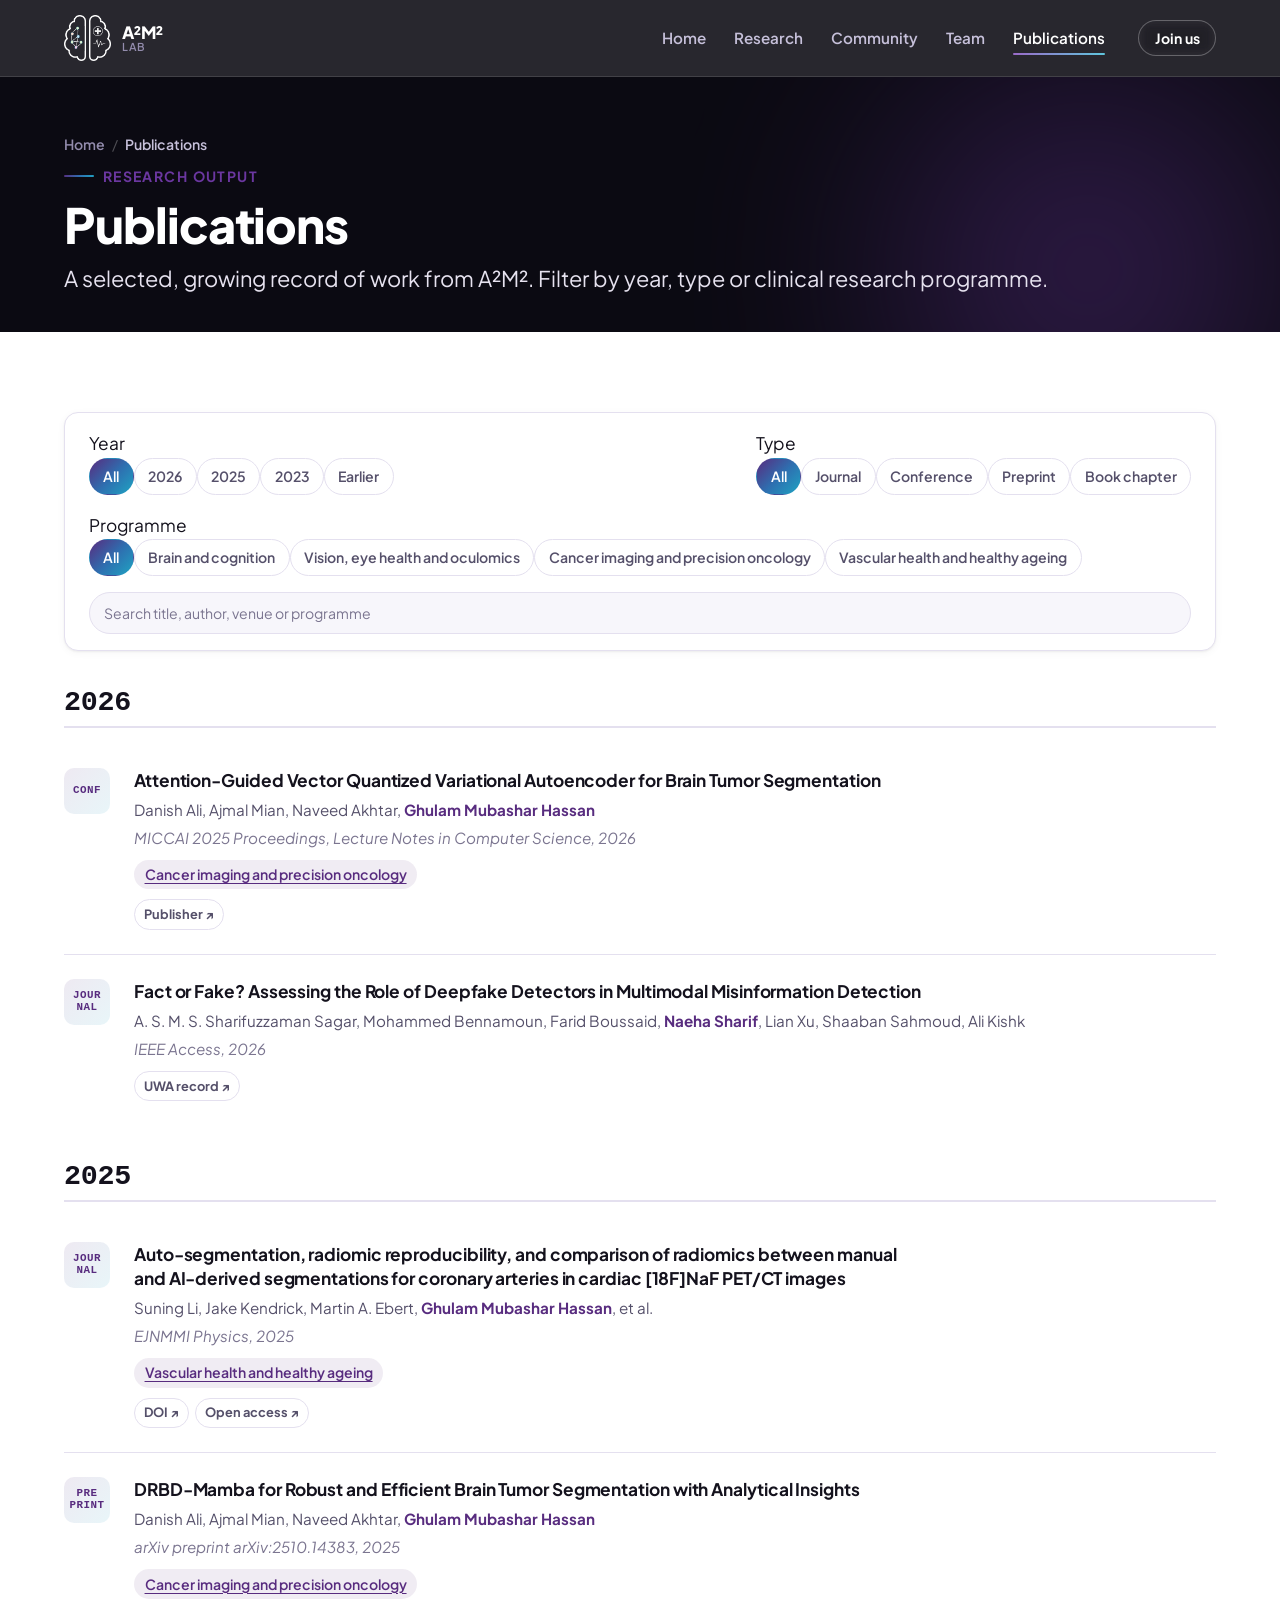
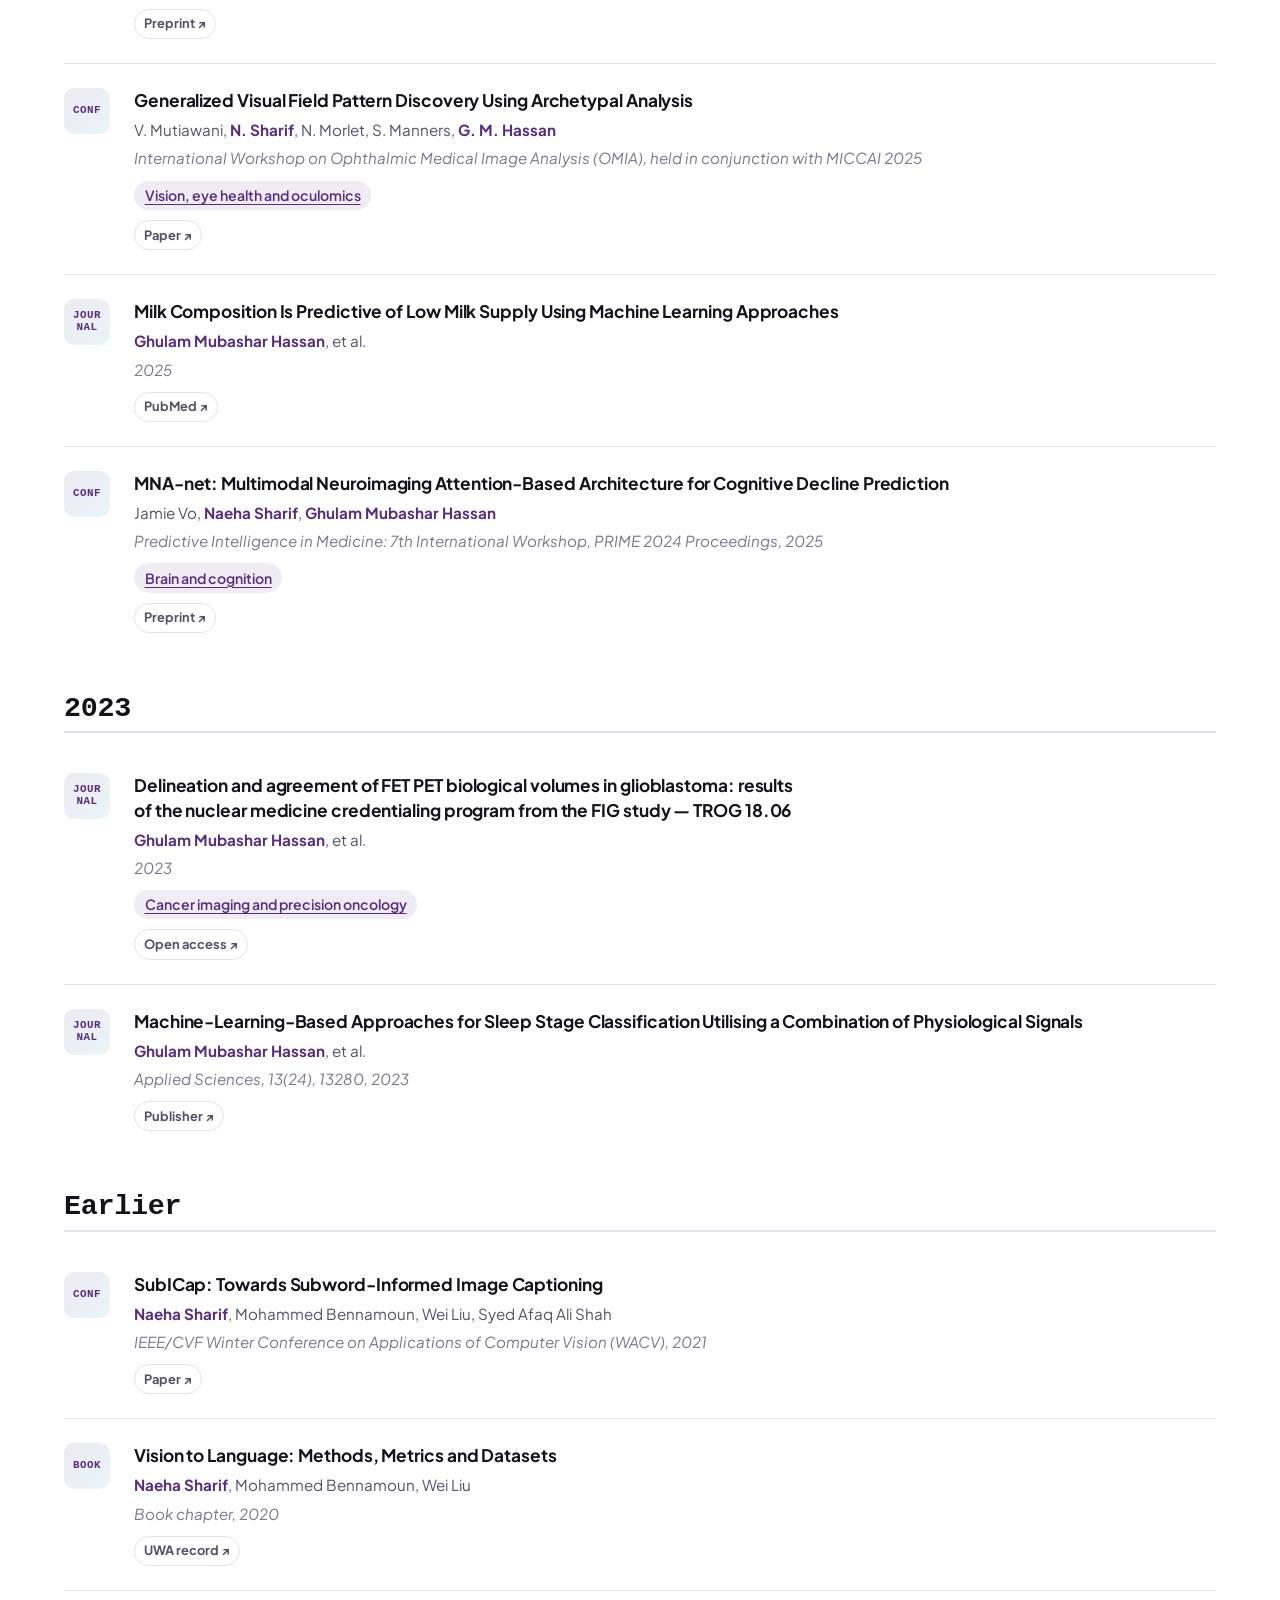
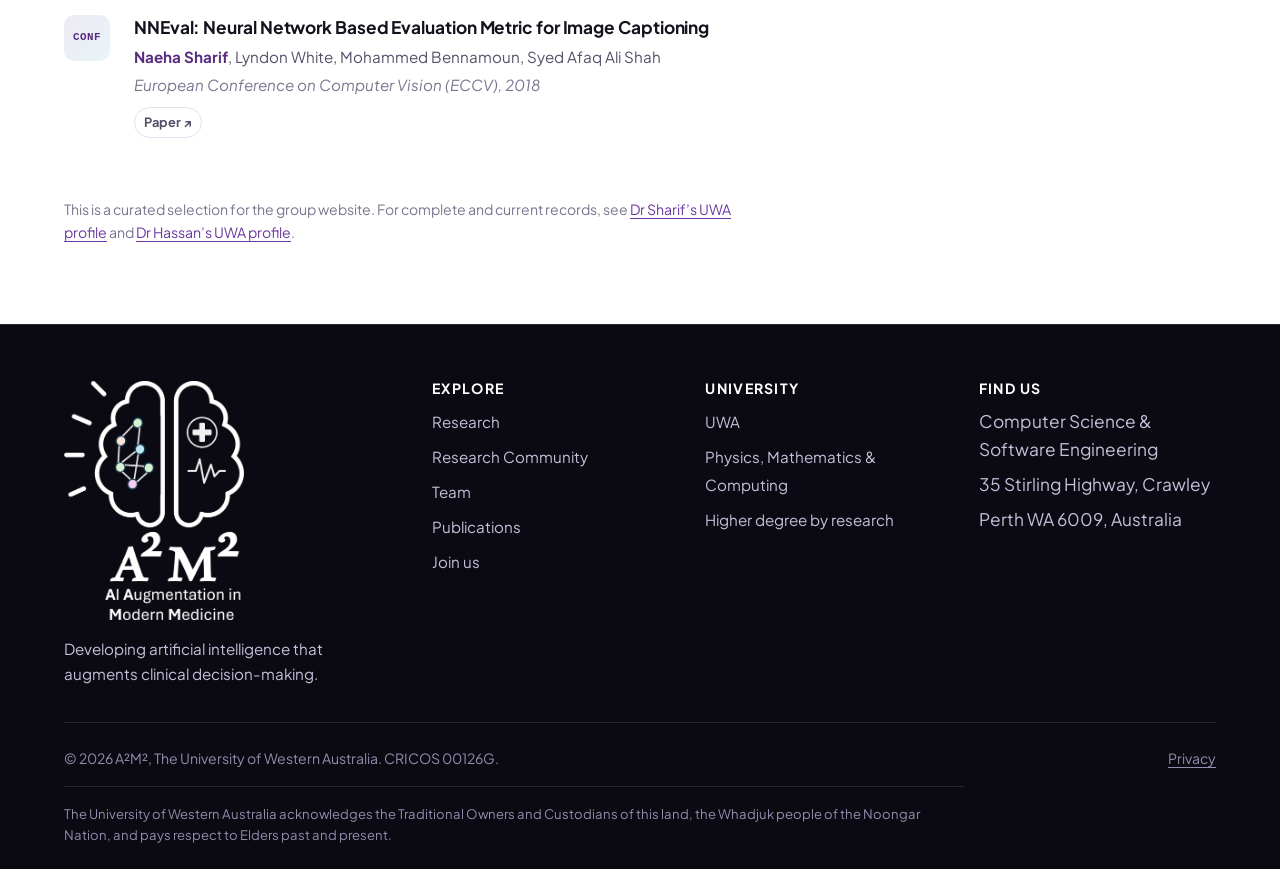
<file: publications.html>
<!DOCTYPE html>
<html lang="en-AU" class="no-js">
<head>
<meta charset="utf-8">
<meta name="viewport" content="width=device-width, initial-scale=1">
<title>Publications — A²M² | AI Augmentation in Modern Medicine</title>
<meta name="description" content="A selected, growing publication record from A²M², tagged by clinical research programme and linked to publisher, preprint or institutional records.">
<link rel="canonical" href="https://a2m2-uwa.github.io/a2m2-website/publications.html">
<meta property="og:type" content="website">
<meta property="og:site_name" content="A²M² — AI Augmentation in Modern Medicine">
<meta property="og:title" content="Publications — A²M²">
<meta property="og:description" content="Research publications from A²M², organised by year, type and clinical programme.">
<meta property="og:url" content="https://a2m2-uwa.github.io/a2m2-website/publications.html">
<meta property="og:image" content="https://a2m2-uwa.github.io/a2m2-website/assets/img/og-image.png">
<meta name="twitter:card" content="summary_large_image">
<link rel="icon" href="assets/img/favicon.ico?v=2" sizes="any">
<link rel="icon" href="assets/img/icon-512.png?v=2" type="image/png" sizes="512x512">
<link rel="apple-touch-icon" href="assets/img/apple-touch-icon.png?v=2">
<link rel="manifest" href="site.webmanifest">
<meta name="theme-color" content="#0B0A12">
<link rel="preconnect" href="https://fonts.googleapis.com">
<link rel="preconnect" href="https://fonts.gstatic.com" crossorigin>
<link rel="stylesheet" href="https://fonts.googleapis.com/css2?family=Plus+Jakarta+Sans:wght@400;500;600;700;800&display=swap">
<link rel="stylesheet" href="assets/css/styles.css?v=10">
</head>
<body>
<a class="skip-link" href="#main">Skip to main content</a>
<header class="site-header">
  <div class="wrap site-header__inner">
    <a class="brand" href="index.html">
      <img src="assets/img/logo-mark-tight.png?v=2" alt="" width="654" height="644">
      <span class="brand__text">
        <span class="brand__name">A²M²</span>
        <span class="brand__sub">Lab</span>
      </span>
    </a>
    <button class="nav-toggle" type="button" aria-expanded="false" aria-controls="primary-nav" aria-label="Open navigation menu">
      <span class="nav-toggle__bars" aria-hidden="true"></span>
    </button>
    <nav class="nav" id="primary-nav" aria-label="Primary">
      <ul class="nav__list">
        <li><a class="nav__link" href="index.html">Home</a></li>
        <li><a class="nav__link" href="research.html">Research</a></li>
        <li><a class="nav__link" href="research-community.html">Community</a></li>
        <li><a class="nav__link" href="team.html">Team</a></li>
        <li><a class="nav__link" href="publications.html" aria-current="page">Publications</a></li>
      </ul>
      <div class="nav__cta"><a class="btn btn--sm btn--on-dark" href="opportunities.html">Join us</a></div>
    </nav>
  </div>
</header>

<main id="main">
  <section class="page-hero">
    <div class="wrap">
      <nav aria-label="Breadcrumb">
        <ol class="breadcrumb">
          <li><a href="index.html">Home</a></li>
          <li><span aria-current="page">Publications</span></li>
        </ol>
      </nav>
      <p class="eyebrow">Research output</p>
      <h1>Publications</h1>
      <p class="lede" style="color:#E6E2EF">A selected, growing record of work from A²M². Filter by year, type or clinical research programme.</p>
    </div>
  </section>

  <section class="section">
    <div class="wrap">
      <div id="publications-component" data-publications-source="assets/data/publications.json">
        <div class="pub-toolbar" id="pub-toolbar" hidden>
          <fieldset class="filter-group pub-filter-group" id="pub-year-filters"></fieldset>
          <fieldset class="filter-group pub-filter-group" id="pub-type-filters"></fieldset>
          <fieldset class="filter-group pub-filter-group" id="pub-programme-filters"></fieldset>
          <div class="pub-search-wrap">
            <label class="visually-hidden" for="pub-search">Search publications</label>
            <input class="pub-search" id="pub-search" type="search" placeholder="Search title, author, venue or programme">
          </div>
        </div>

        <p id="pub-load-status" class="pub-load-status" role="status" aria-live="polite">Loading publications…</p>
        <p id="pub-load-error" class="pub-load-error" role="alert" hidden>Publications could not be loaded. Please see the co-directors’ UWA profiles below.</p>
        <div id="pub-results" aria-busy="true"></div>
        <p class="pub-empty" id="pub-empty" hidden>No publications match those filters. Try another search or reset the filters.</p>
      </div>

      <noscript>
        <p class="pub-load-error">This selected publication record needs JavaScript to load. For complete current records, see the co-directors’ UWA profiles below.</p>
      </noscript>

      <p class="prose" style="margin-top: var(--space-lg); color: var(--text-soft); font-size: var(--step--1);">This is a curated selection for the group website. For complete and current records, see <a href="https://research-repository.uwa.edu.au/en/persons/naeha-sharif/">Dr Sharif’s UWA profile</a> and <a href="https://research-repository.uwa.edu.au/en/persons/mubashar-hassan/">Dr Hassan’s UWA profile</a>.</p>
    </div>
  </section>
</main>

<footer class="site-footer">
  <div class="wrap">
    <div class="site-footer__top">
      <div class="site-footer__about">
        <img src="assets/img/logo-full.png?v=2" alt="A²M² — AI Augmentation in Modern Medicine" width="792" height="1051">
        <p>Developing artificial intelligence that augments clinical decision-making.</p>
      </div>
      <nav class="footer-col" aria-labelledby="footer-explore">
        <h2 id="footer-explore">Explore</h2>
        <ul>
          <li><a href="research.html">Research</a></li>
          <li><a href="research-community.html">Research Community</a></li>
          <li><a href="team.html">Team</a></li>
          <li><a href="publications.html">Publications</a></li>
          <li><a href="opportunities.html">Join us</a></li>
        </ul>
      </nav>
      <nav class="footer-col" aria-labelledby="footer-uwa">
        <h2 id="footer-uwa">University</h2>
        <ul>
          <li><a href="https://www.uwa.edu.au/">UWA</a></li>
          <li><a href="https://www.uwa.edu.au/schools/physics-mathematics-computing">Physics, Mathematics &amp; Computing</a></li>
          <li><a href="https://www.uwa.edu.au/study/courses/doctor-of-philosophy">Higher degree by research</a></li>
        </ul>
      </nav>
      <div class="footer-col">
        <h2>Find us</h2>
        <ul>
          <li>Computer Science &amp; Software Engineering</li>
          <li>35 Stirling Highway, Crawley</li>
          <li>Perth WA 6009, Australia</li>
        </ul>
      </div>
    </div>
    <div class="site-footer__bottom">
      <p>&copy; <span data-current-year>2026</span> A²M², The University of Western Australia. CRICOS 00126G.</p>
      <p><a href="https://www.uwa.edu.au/privacy">Privacy</a></p>
    </div>
    <p class="acknowledgement">The University of Western Australia acknowledges the Traditional Owners and Custodians of this land, the Whadjuk people of the Noongar Nation, and pays respect to Elders past and present.</p>
  </div>
</footer>

<script src="assets/js/main.js?v=10" defer></script>
</body>
</html>
</file>
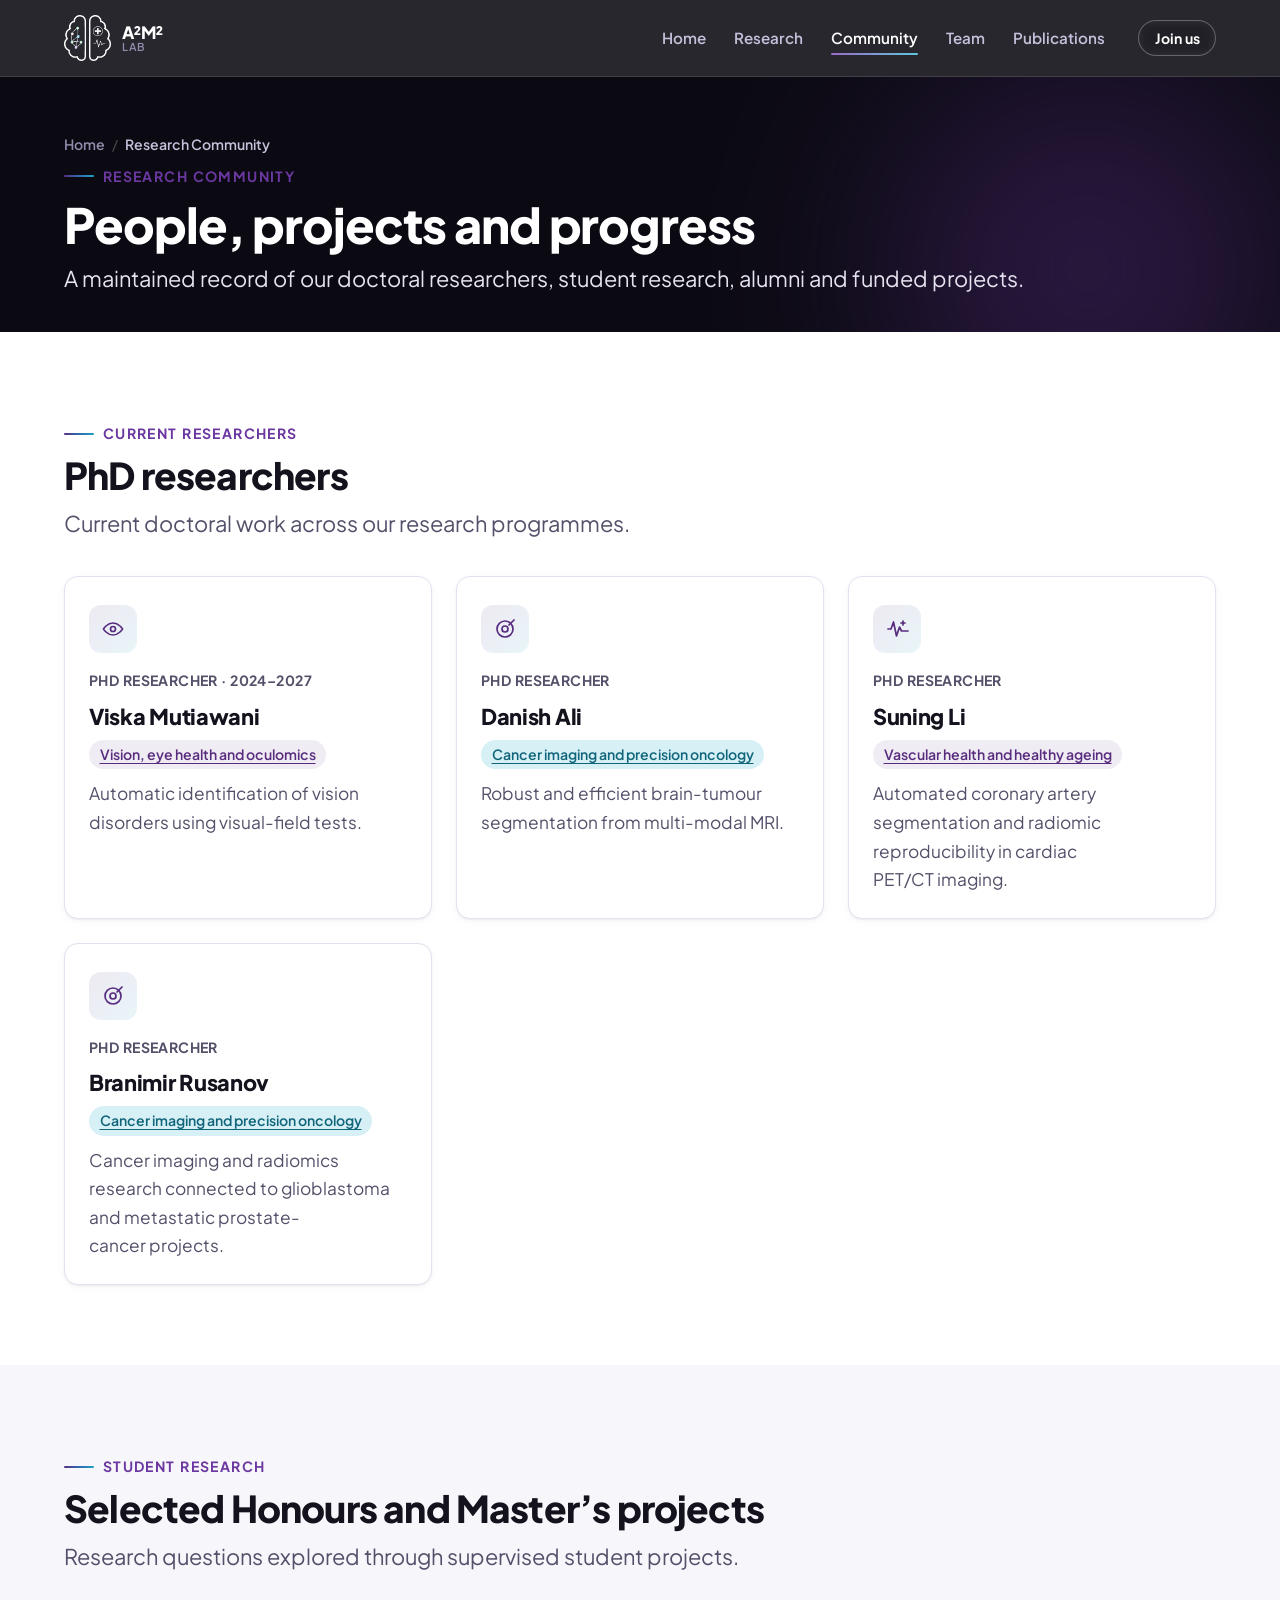
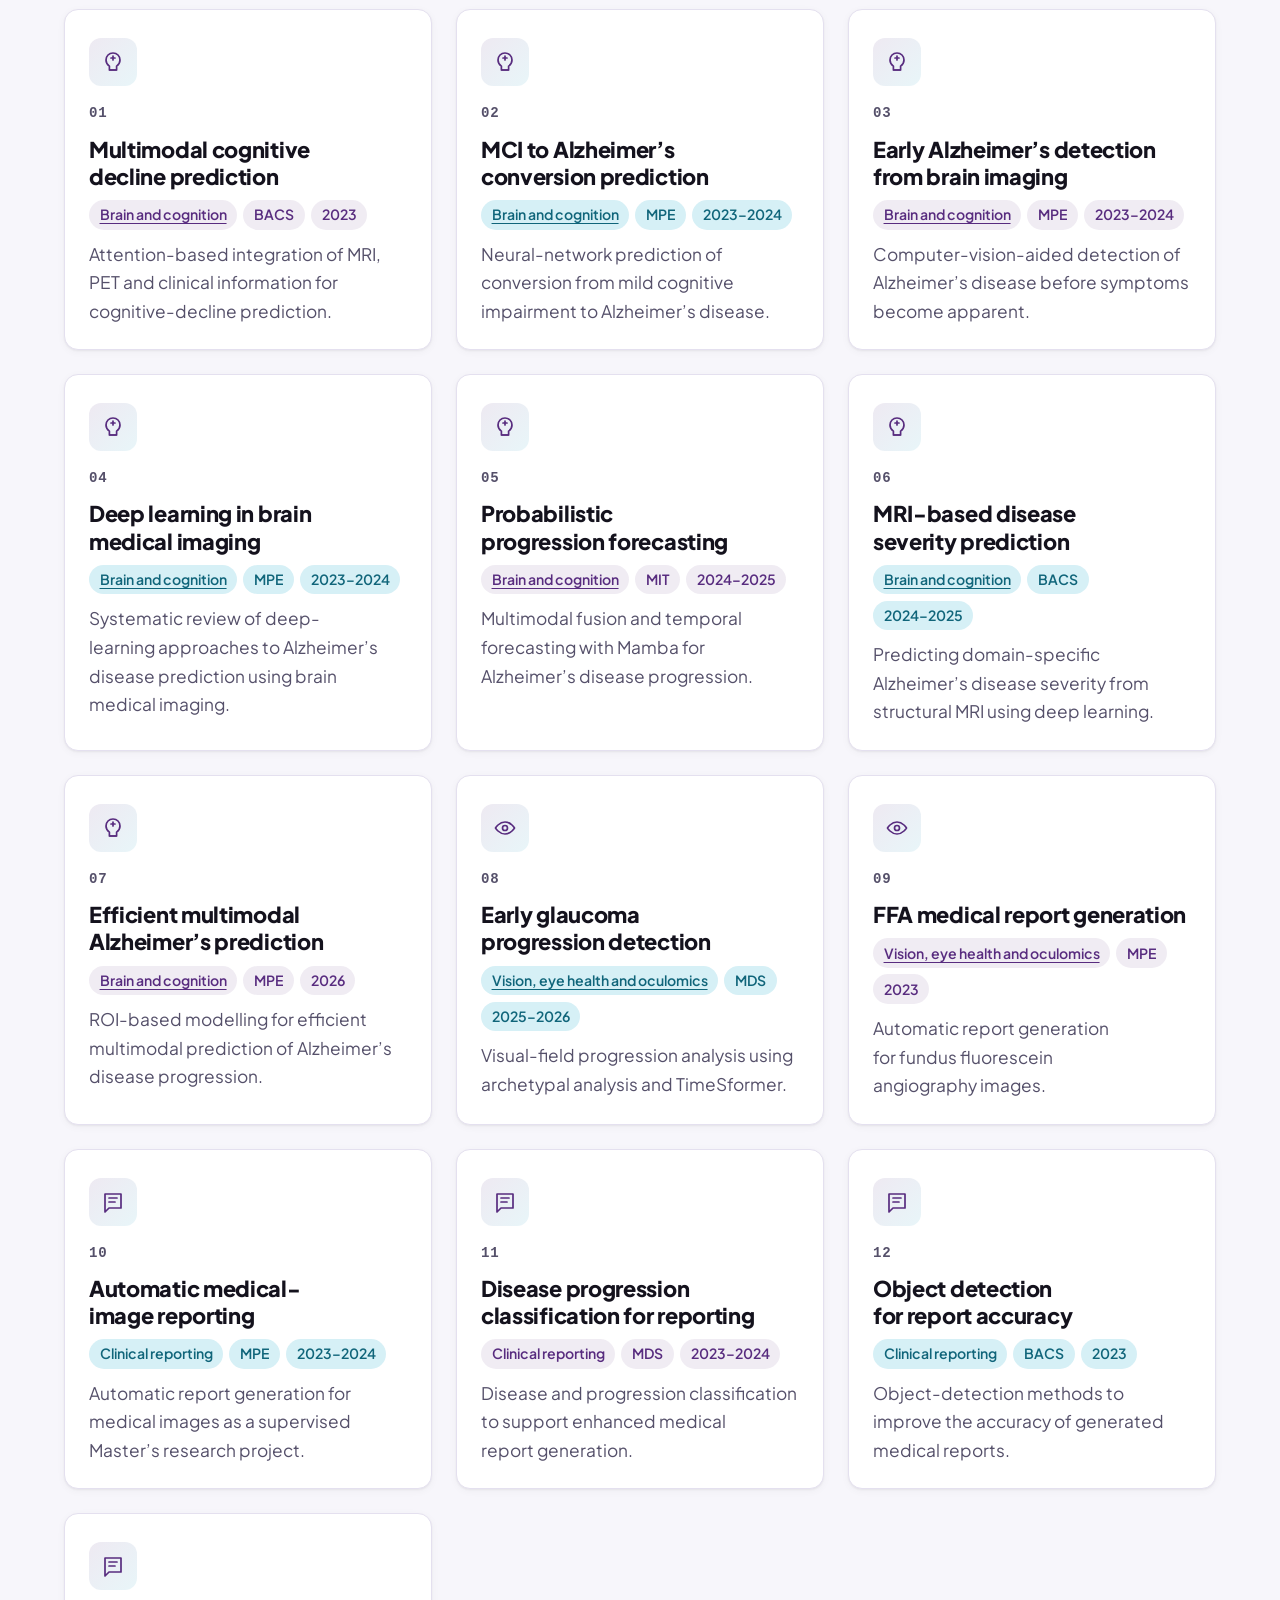
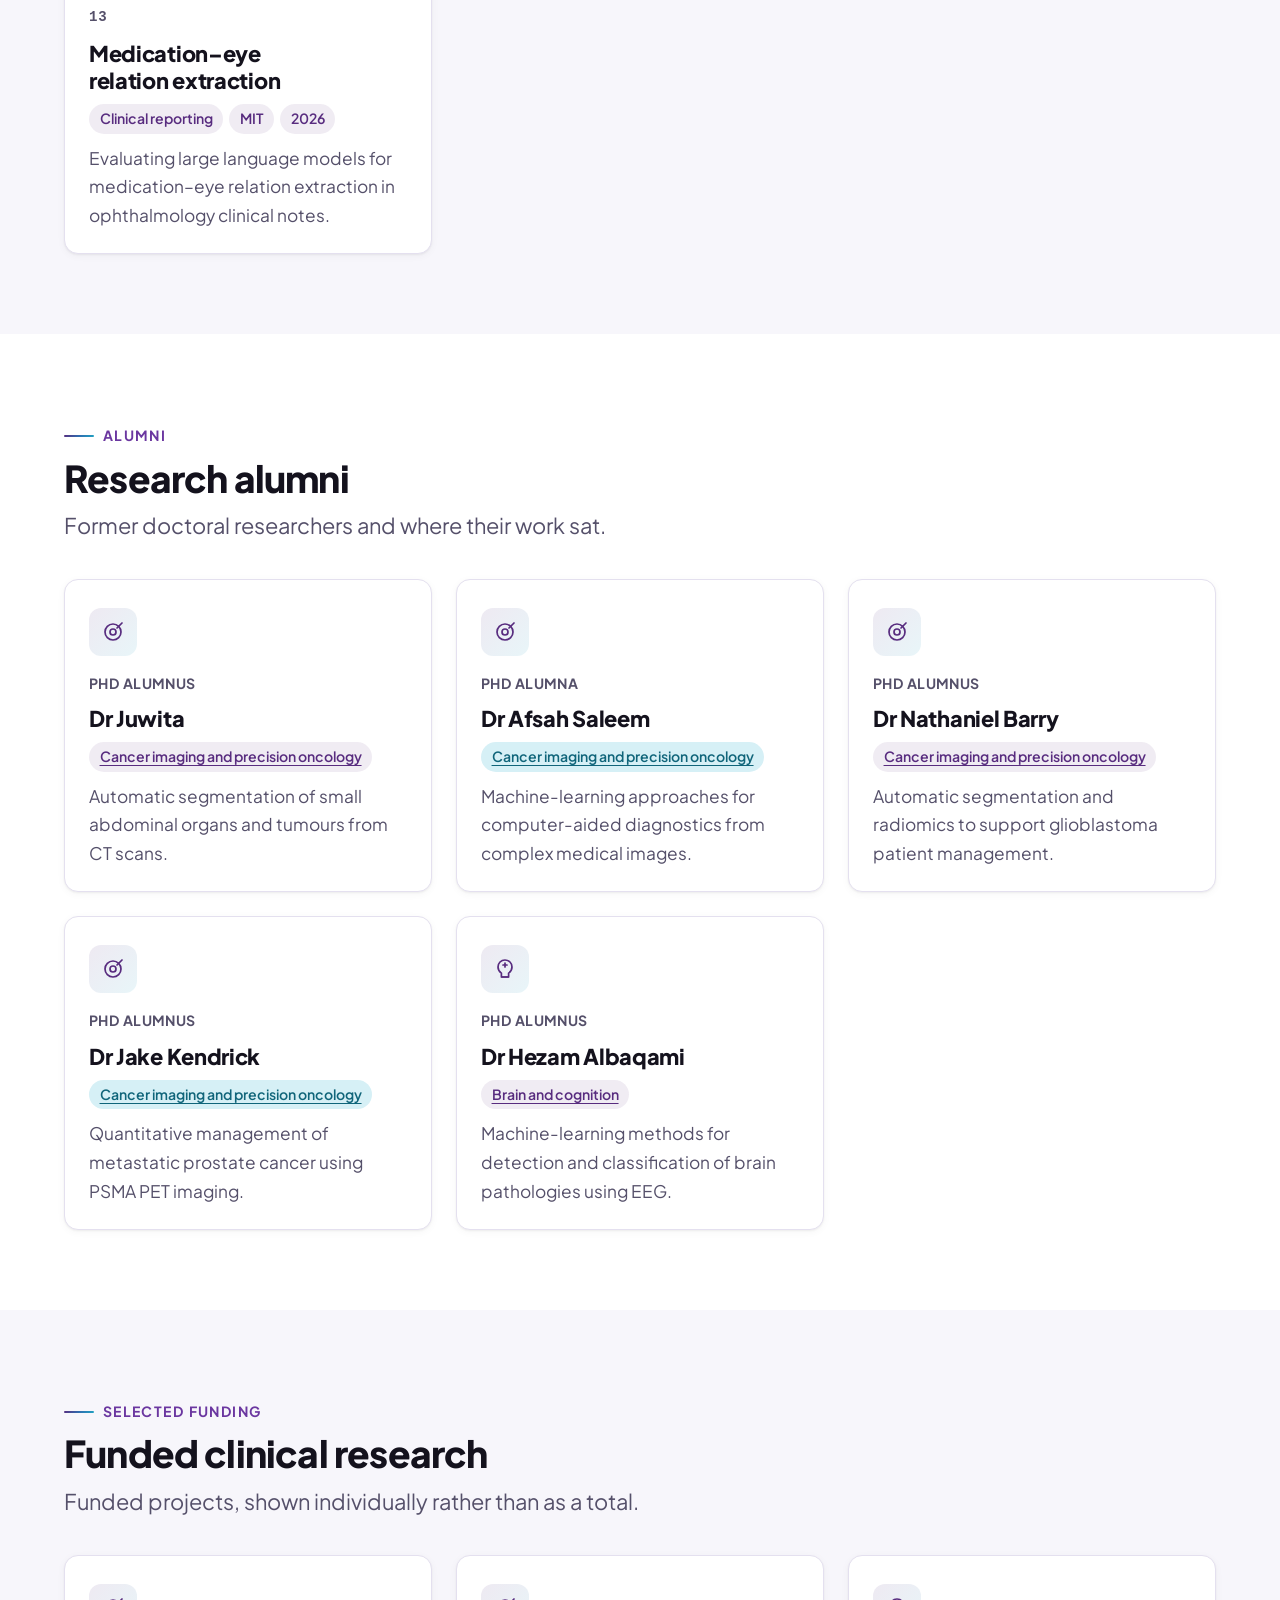
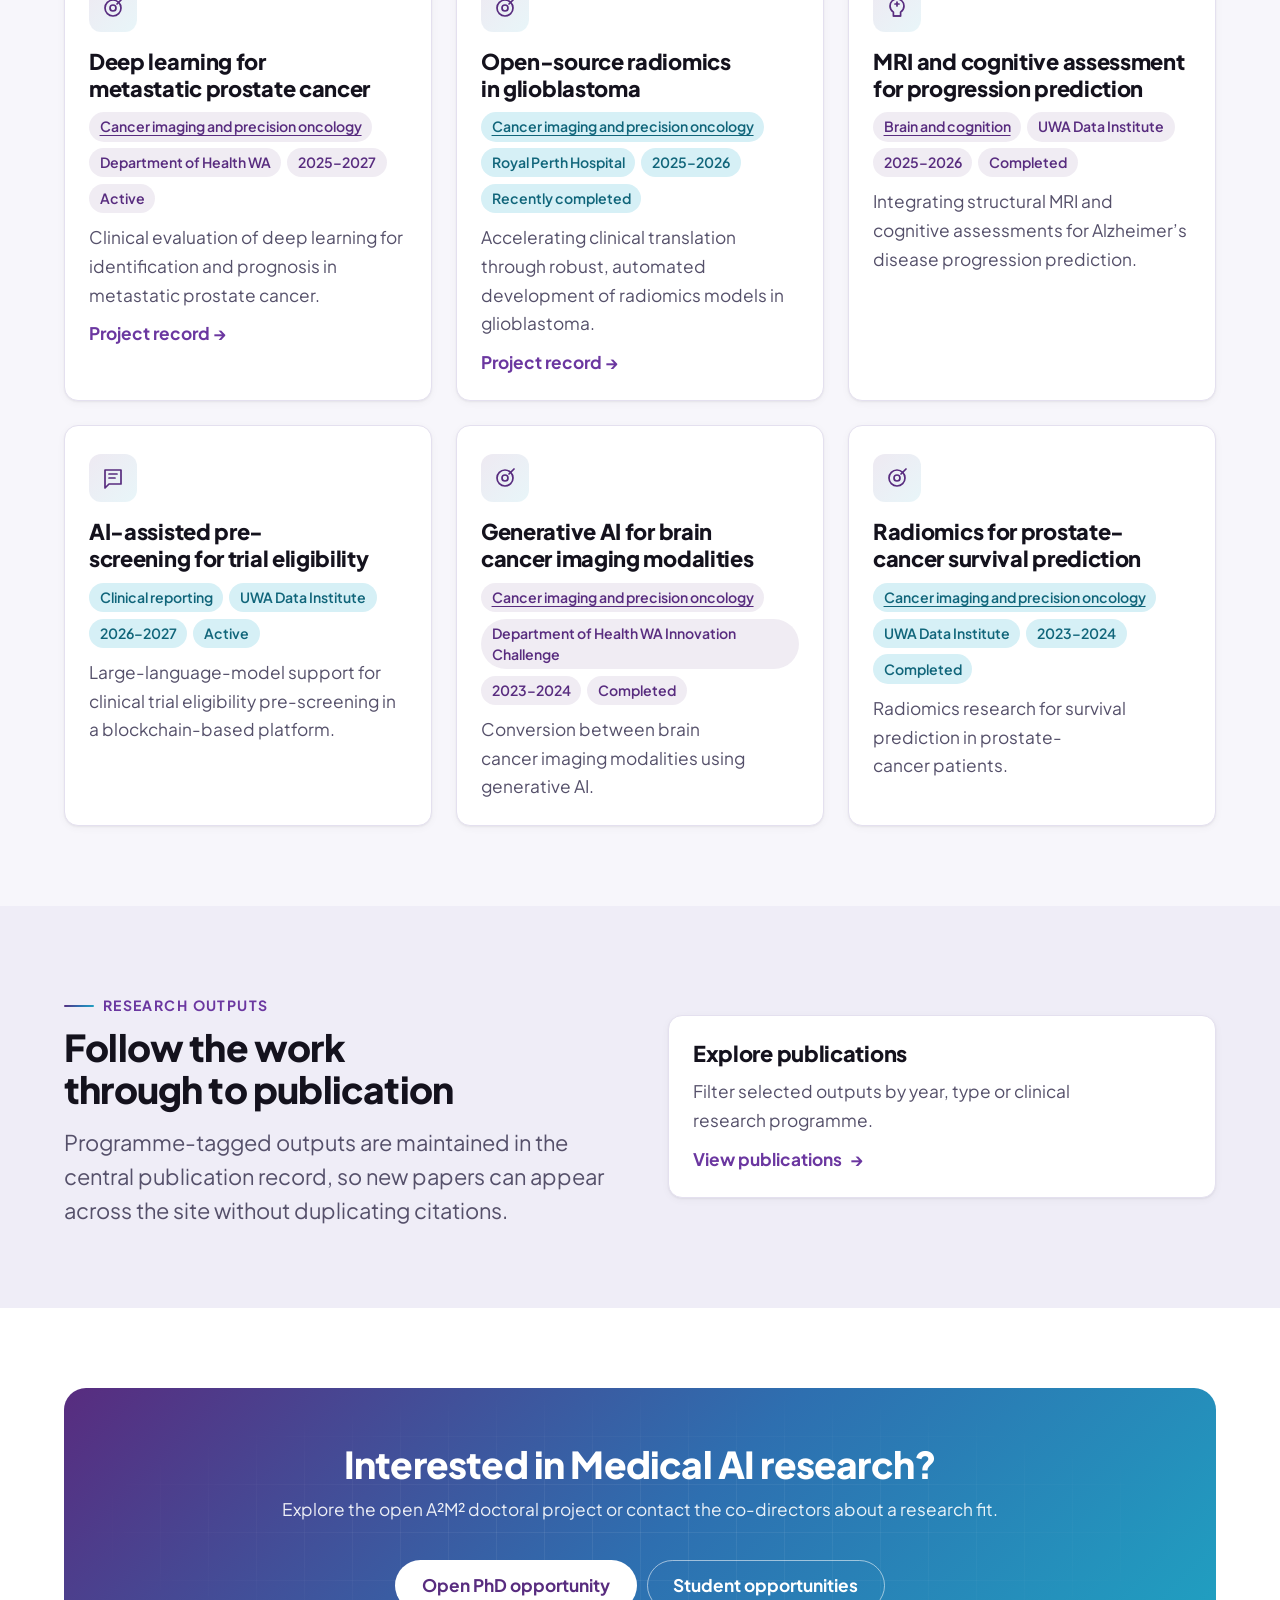
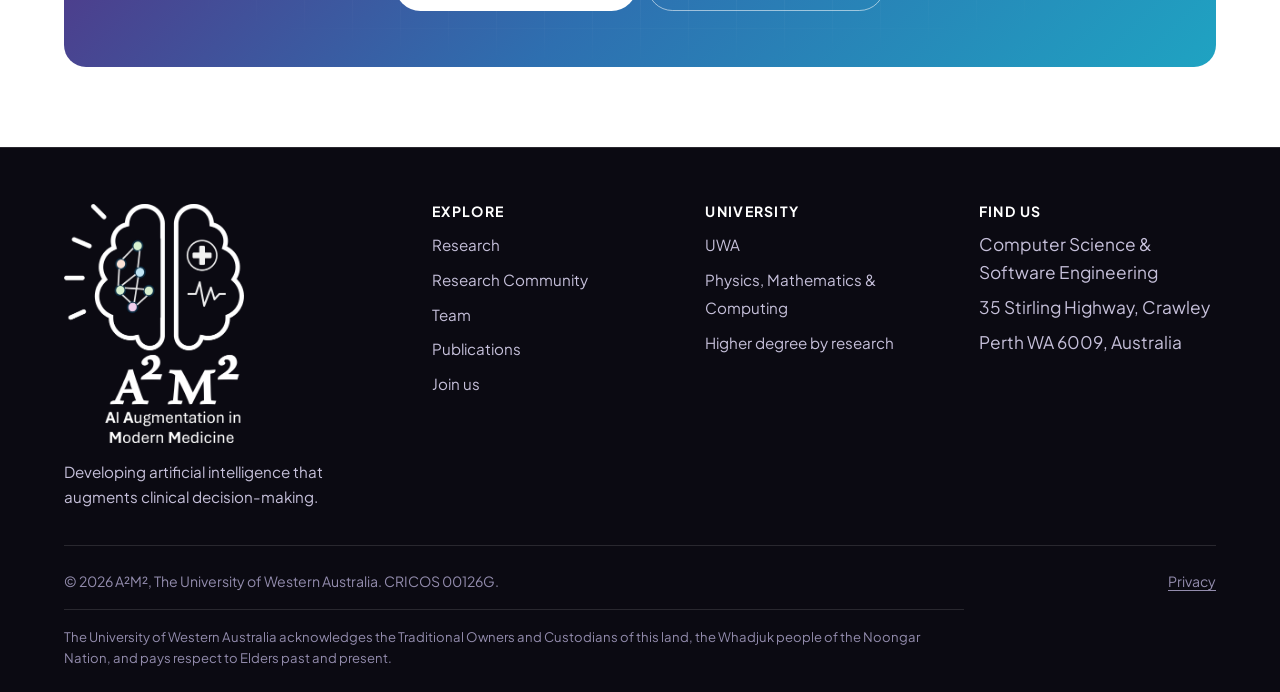
<file: research-community.html>
<!DOCTYPE html>
<html lang="en-AU" class="no-js">
<head>
<meta charset="utf-8">
<meta name="viewport" content="width=device-width, initial-scale=1">
<title>Research Community — A²M² | AI Augmentation in Modern Medicine</title>
<meta name="description" content="PhD researchers, student projects, alumni and funded clinical research at A²M², The University of Western Australia.">
<link rel="canonical" href="https://a2m2-uwa.github.io/a2m2-website/research-community.html">
<meta property="og:type" content="website">
<meta property="og:site_name" content="A²M² — AI Augmentation in Modern Medicine">
<meta property="og:title" content="Research Community — A²M²">
<meta property="og:description" content="PhD researchers, student research, alumni and funded projects at A²M².">
<meta property="og:url" content="https://a2m2-uwa.github.io/a2m2-website/research-community.html">
<meta property="og:image" content="https://a2m2-uwa.github.io/a2m2-website/assets/img/og-image.png">
<meta name="twitter:card" content="summary_large_image">
<link rel="icon" href="assets/img/favicon.ico?v=2" sizes="any">
<link rel="icon" href="assets/img/icon-512.png?v=2" type="image/png" sizes="512x512">
<link rel="apple-touch-icon" href="assets/img/apple-touch-icon.png?v=2">
<link rel="manifest" href="site.webmanifest">
<meta name="theme-color" content="#0B0A12">
<link rel="preconnect" href="https://fonts.googleapis.com">
<link rel="preconnect" href="https://fonts.gstatic.com" crossorigin>
<link rel="stylesheet" href="https://fonts.googleapis.com/css2?family=Plus+Jakarta+Sans:wght@400;500;600;700;800&display=swap">
<link rel="stylesheet" href="assets/css/styles.css?v=10">
</head>
<body>
<a class="skip-link" href="#main">Skip to main content</a>
<header class="site-header">
  <div class="wrap site-header__inner">
    <a class="brand" href="index.html"><img src="assets/img/logo-mark-tight.png?v=2" alt="" width="654" height="644"><span class="brand__text"><span class="brand__name">A²M²</span><span class="brand__sub">Lab</span></span></a>
    <button class="nav-toggle" type="button" aria-expanded="false" aria-controls="primary-nav" aria-label="Open navigation menu"><span class="nav-toggle__bars" aria-hidden="true"></span></button>
    <nav class="nav" id="primary-nav" aria-label="Primary">
      <ul class="nav__list">
        <li><a class="nav__link" href="index.html">Home</a></li>
        <li><a class="nav__link" href="research.html">Research</a></li>
        <li><a class="nav__link" href="research-community.html" aria-current="page">Community</a></li>
        <li><a class="nav__link" href="team.html">Team</a></li>
        <li><a class="nav__link" href="publications.html">Publications</a></li>
      </ul>
      <div class="nav__cta"><a class="btn btn--sm btn--on-dark" href="opportunities.html">Join us</a></div>
    </nav>
  </div>
</header>

<main id="main">
  <section class="page-hero">
    <div class="wrap">
      <nav aria-label="Breadcrumb"><ol class="breadcrumb"><li><a href="index.html">Home</a></li><li><span aria-current="page">Research Community</span></li></ol></nav>
      <p class="eyebrow">Research community</p>
      <h1>People, projects and progress</h1>
      <p class="lede" style="color:#E6E2EF">A maintained record of our doctoral researchers, student research, alumni and funded projects.</p>
    </div>
  </section>

  <div id="community-component" data-community-source="assets/data/community.json">
    <p id="community-load-status" class="community-load-status" role="status" aria-live="polite">Loading research community…</p>
    <p id="community-load-error" class="community-load-error" role="alert" hidden>Research community details could not be loaded. Please return later or contact A²M² directly.</p>

    <section class="section">
      <div class="wrap">
        <div class="section-head">
          <p class="eyebrow">Current researchers</p>
          <h2>PhD researchers</h2>
          <p class="lede">Current doctoral work across our research programmes.</p>
        </div>
        <div class="grid grid--3" data-community-current></div>
      </div>
    </section>

    <section class="section section--alt">
      <div class="wrap">
        <div class="section-head">
          <p class="eyebrow">Student research</p>
          <h2>Selected Honours and Master’s projects</h2>
          <p class="lede">Research questions explored through supervised student projects.</p>
        </div>
        <div class="grid grid--3" data-community-projects></div>
      </div>
    </section>

    <section class="section" id="community-alumni">
      <div class="wrap">
        <div class="section-head">
          <p class="eyebrow">Alumni</p>
          <h2>Research alumni</h2>
          <p class="lede">Former doctoral researchers and where their work sat.</p>
        </div>
        <div class="grid grid--3" data-community-alumni></div>
      </div>
    </section>

    <section class="section section--alt">
      <div class="wrap">
        <div class="section-head">
          <p class="eyebrow">Selected funding</p>
          <h2>Funded clinical research</h2>
          <p class="lede">Funded projects, shown individually rather than as a total.</p>
        </div>
        <div class="grid grid--3" data-community-funding></div>
      </div>
    </section>
  </div>

  <noscript><p class="community-load-error">Research community details need JavaScript to load. Please see the Team and Opportunities pages for current contact information.</p></noscript>

  <section class="section section--alt2">
    <div class="wrap">
      <div class="feature-row">
        <div>
          <p class="eyebrow">Research outputs</p>
          <h2>Follow the work through to publication</h2>
          <p class="lede" style="margin-top:var(--space-sm)">Programme-tagged outputs are maintained in the central publication record, so new papers can appear across the site without duplicating citations.</p>
        </div>
        <aside class="card">
          <h3>Explore publications</h3>
          <p>Filter selected outputs by year, type or clinical research programme.</p>
          <a class="arrow-link" href="publications.html">View publications <span aria-hidden="true">&rarr;</span></a>
        </aside>
      </div>
    </div>
  </section>

  <section class="section">
    <div class="wrap">
      <div class="cta-panel" data-reveal>
        <h2>Interested in Medical AI research?</h2>
        <p>Explore the open A²M² doctoral project or contact the co-directors about a research fit.</p>
        <div class="btn-row">
          <a class="btn" href="https://researchdegrees.uwa.edu.au/projects/11x028/a2m2-ai-augmentation-in-modern-medicine">Open PhD opportunity</a>
          <a class="btn btn--ghost" href="opportunities.html">Student opportunities</a>
        </div>
      </div>
    </div>
  </section>
</main>

<footer class="site-footer">
  <div class="wrap">
    <div class="site-footer__top">
      <div class="site-footer__about"><img src="assets/img/logo-full.png?v=2" alt="A²M² — AI Augmentation in Modern Medicine" width="792" height="1051"><p>Developing artificial intelligence that augments clinical decision-making.</p></div>
      <nav class="footer-col" aria-labelledby="footer-explore"><h2 id="footer-explore">Explore</h2><ul><li><a href="research.html">Research</a></li><li><a href="research-community.html">Research Community</a></li><li><a href="team.html">Team</a></li><li><a href="publications.html">Publications</a></li><li><a href="opportunities.html">Join us</a></li></ul></nav>
      <nav class="footer-col" aria-labelledby="footer-uwa"><h2 id="footer-uwa">University</h2><ul><li><a href="https://www.uwa.edu.au/">UWA</a></li><li><a href="https://www.uwa.edu.au/schools/physics-mathematics-computing">Physics, Mathematics &amp; Computing</a></li><li><a href="https://www.uwa.edu.au/study/courses/doctor-of-philosophy">Higher degree by research</a></li></ul></nav>
      <div class="footer-col"><h2>Find us</h2><ul><li>Computer Science &amp; Software Engineering</li><li>35 Stirling Highway, Crawley</li><li>Perth WA 6009, Australia</li></ul></div>
    </div>
    <div class="site-footer__bottom"><p>&copy; <span data-current-year>2026</span> A²M², The University of Western Australia. CRICOS 00126G.</p><p><a href="https://www.uwa.edu.au/privacy">Privacy</a></p></div>
    <p class="acknowledgement">The University of Western Australia acknowledges the Traditional Owners and Custodians of this land, the Whadjuk people of the Noongar Nation, and pays respect to Elders past and present.</p>
  </div>
</footer>

<script src="assets/js/main.js?v=10" defer></script>
</body>
</html>
</file>
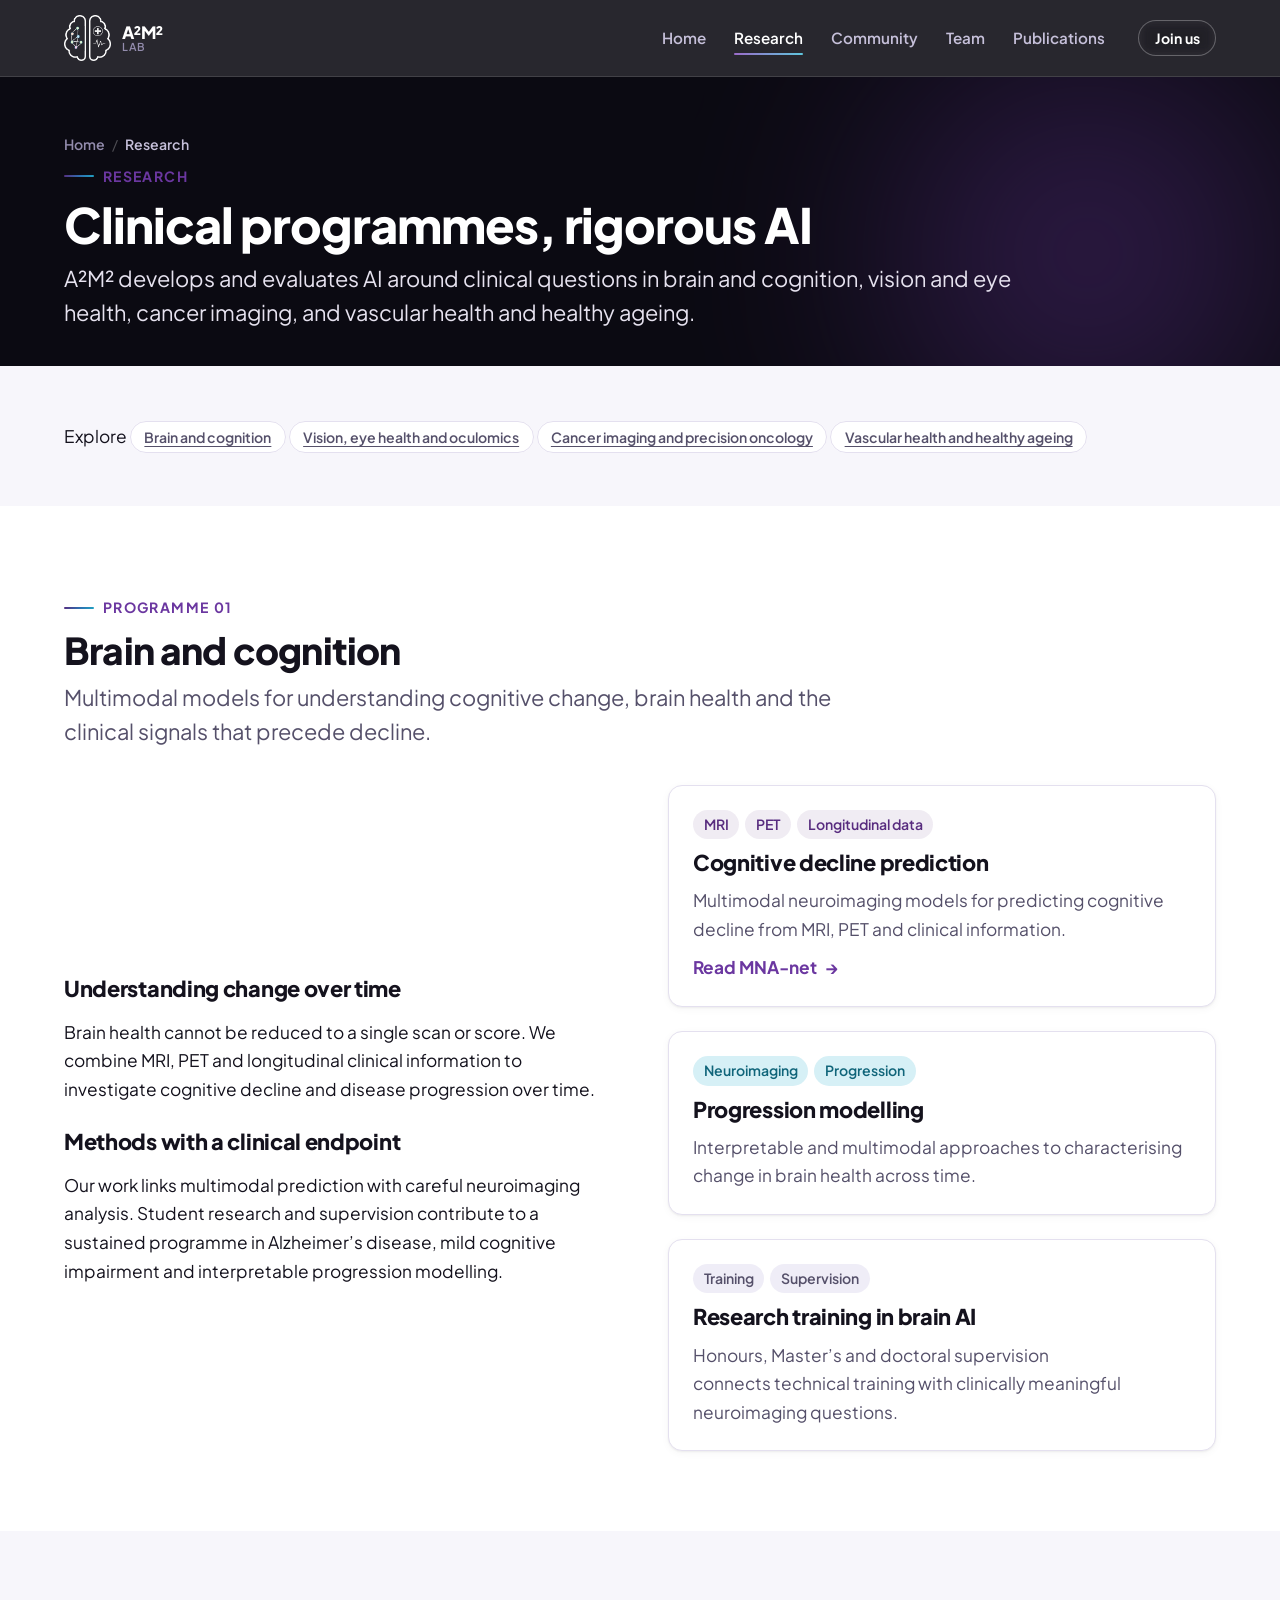
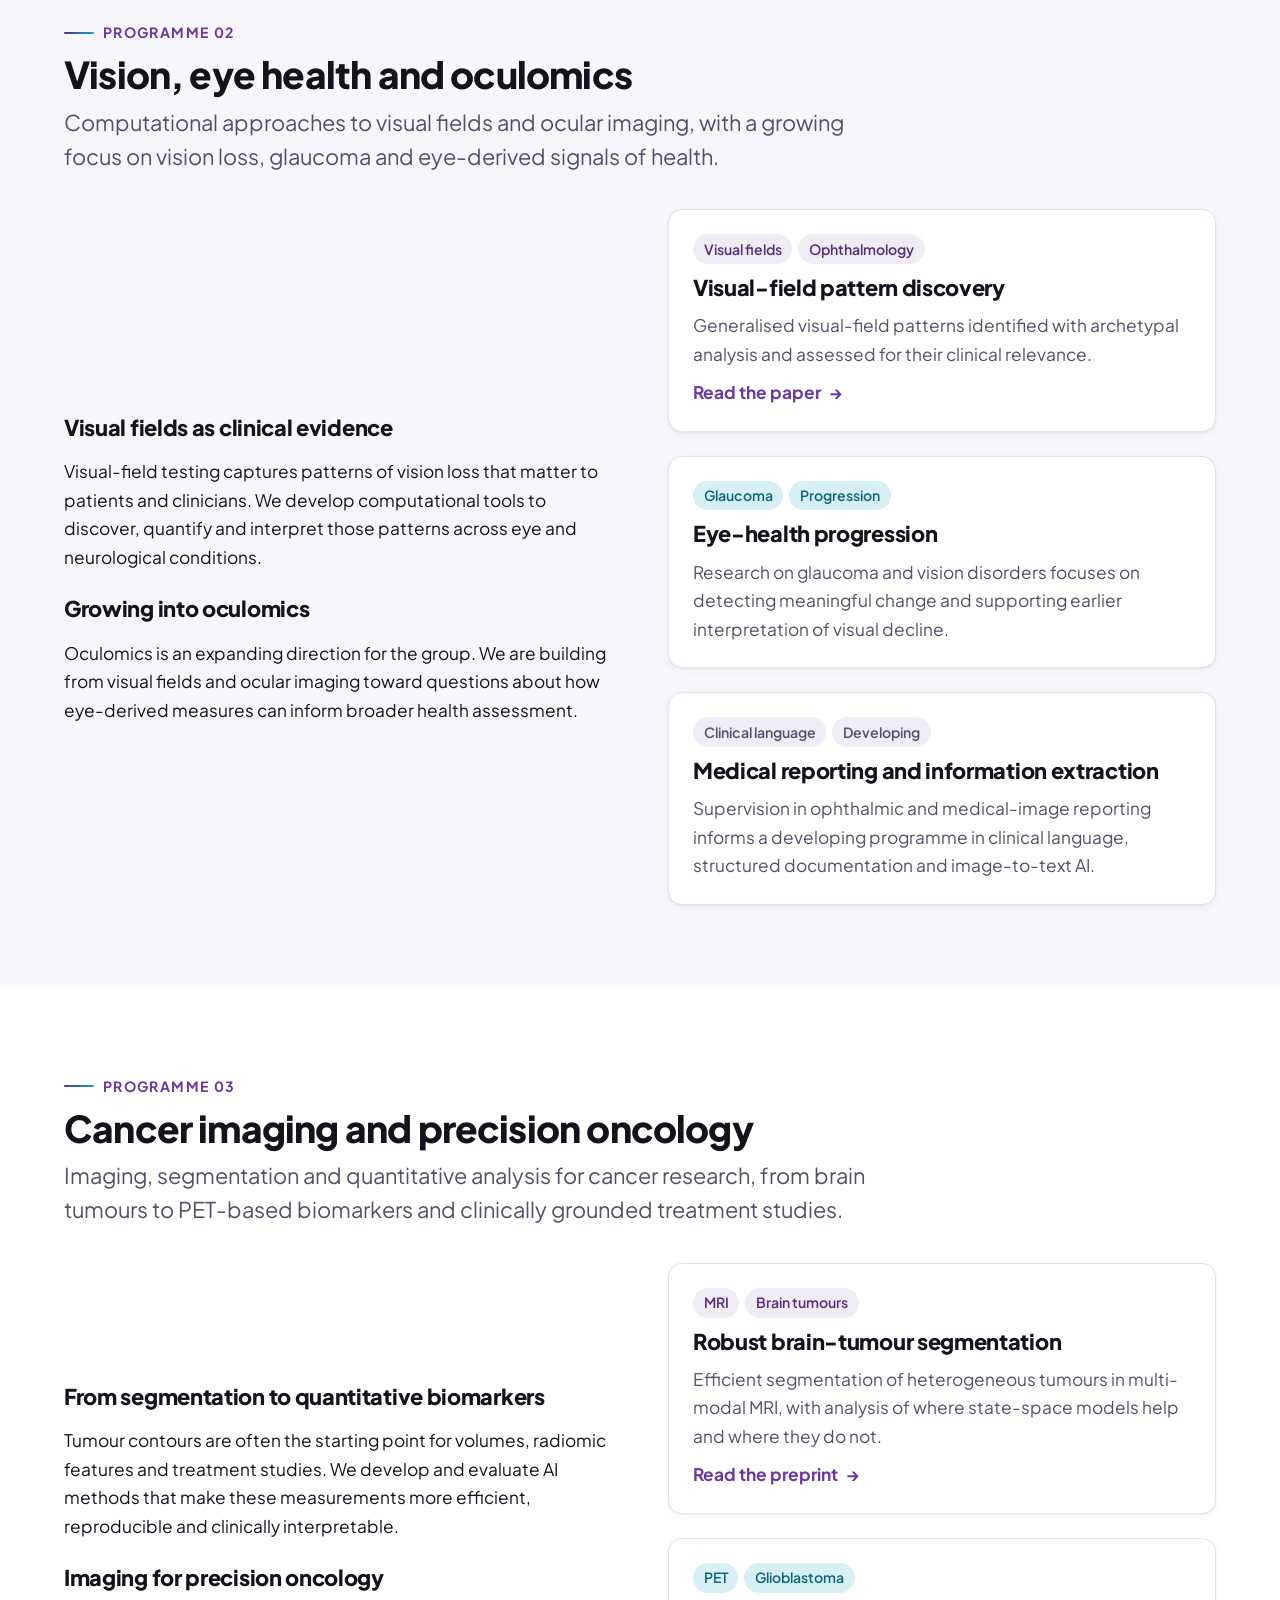
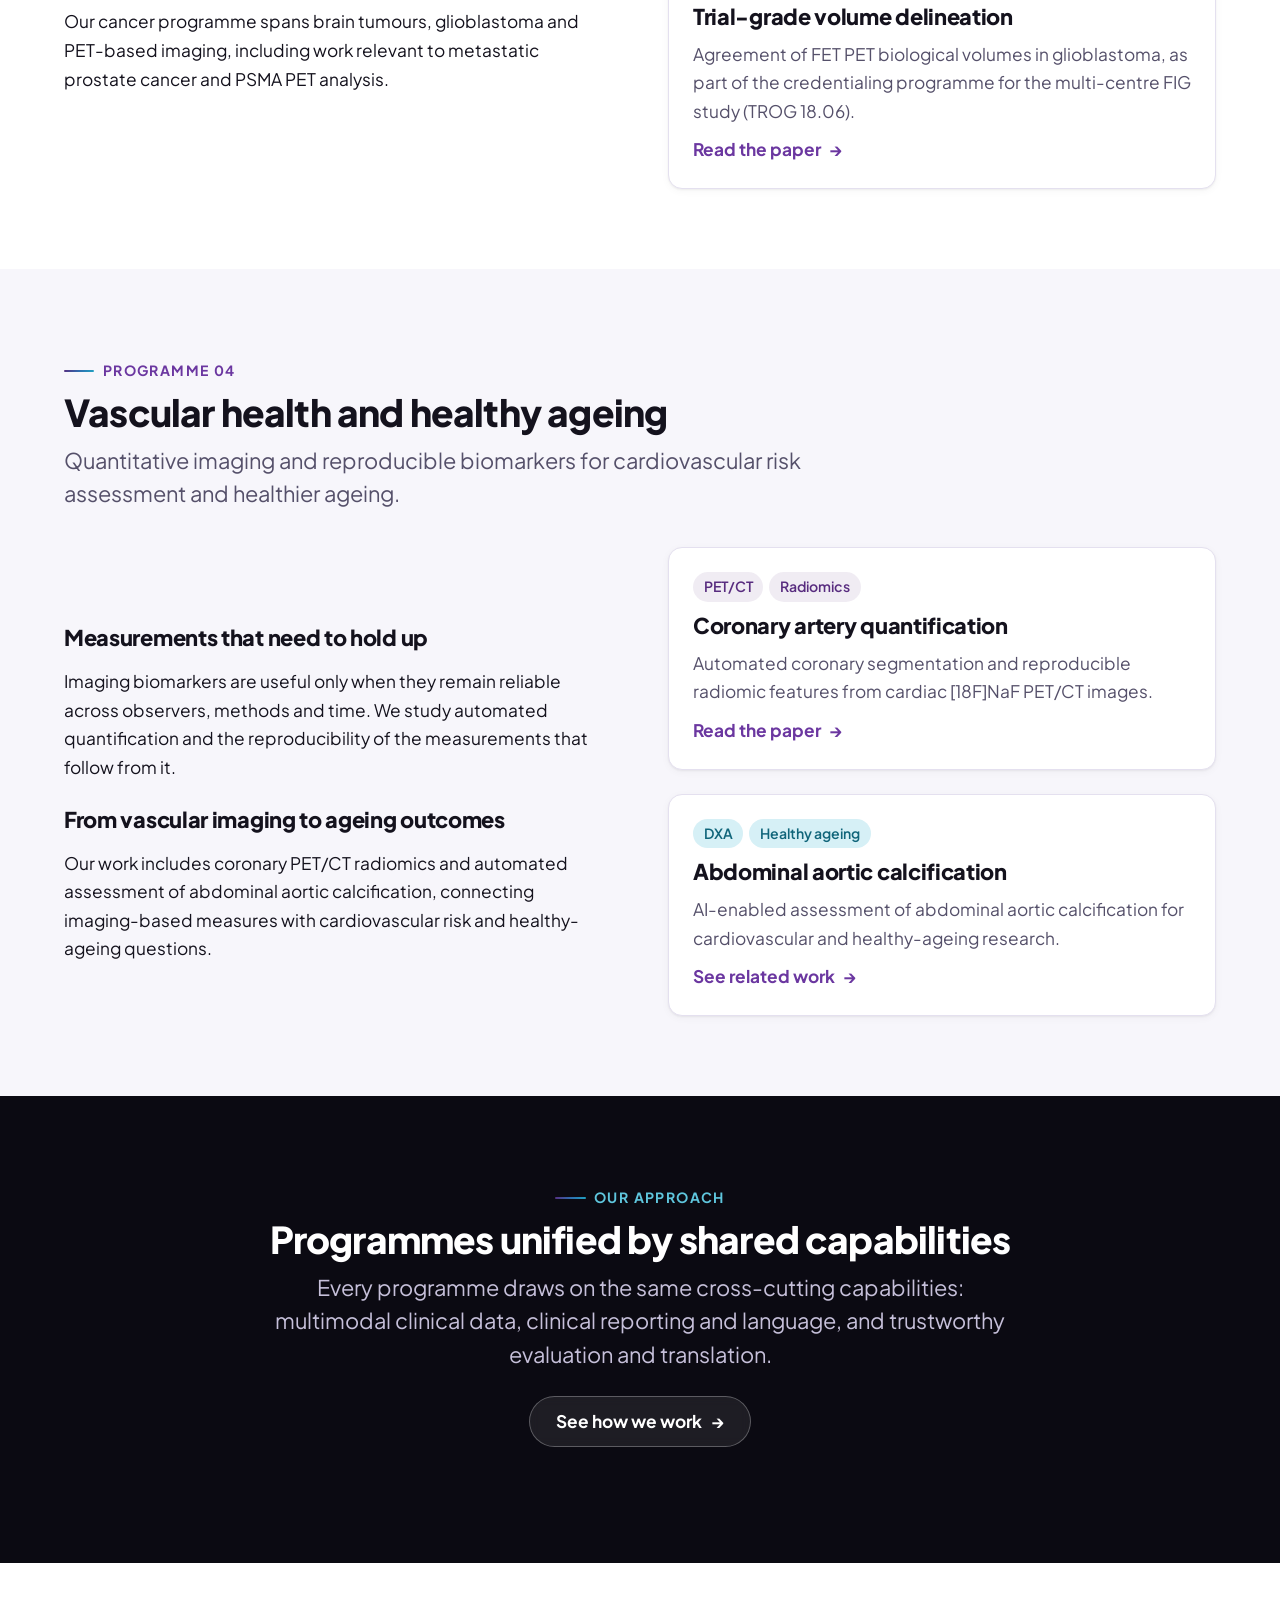
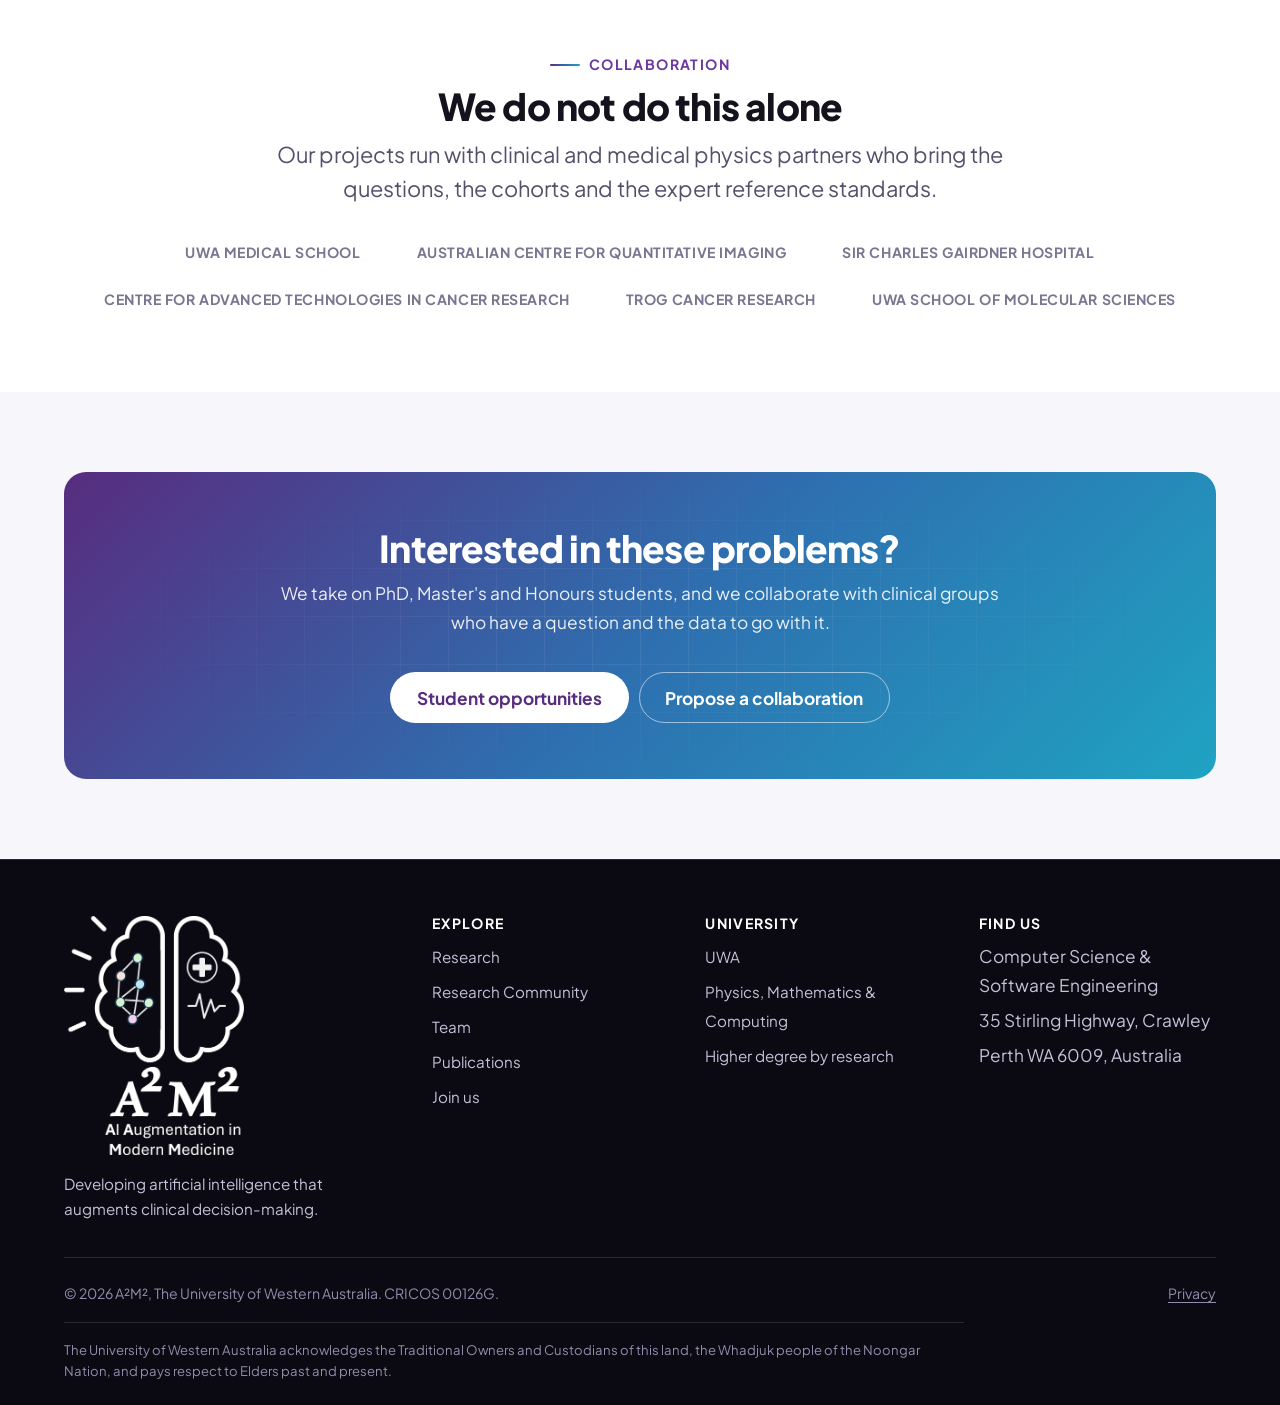
<file: research.html>
<!DOCTYPE html>
<html lang="en-AU" class="no-js">
<head>
<meta charset="utf-8">
<meta name="viewport" content="width=device-width, initial-scale=1">

<title>Research — A²M² | AI Augmentation in Modern Medicine</title>
<meta name="description" content="A²M² research programmes in brain and cognition, vision and eye health, cancer imaging, and vascular health, supported by multimodal clinical AI and trustworthy translation.">

<link rel="canonical" href="https://a2m2-uwa.github.io/a2m2-website/research.html">

<meta property="og:type" content="website">
<meta property="og:site_name" content="A²M² — AI Augmentation in Modern Medicine">
<meta property="og:title" content="Research — A²M²">
<meta property="og:description" content="Clinical AI research in brain and cognition, vision and eye health, cancer imaging, and vascular health and healthy ageing.">
<meta property="og:url" content="https://a2m2-uwa.github.io/a2m2-website/research.html">
<meta property="og:image" content="https://a2m2-uwa.github.io/a2m2-website/assets/img/og-image.png">
<meta name="twitter:card" content="summary_large_image">

<link rel="icon" href="assets/img/favicon.ico?v=2" sizes="any">
<link rel="icon" href="assets/img/icon-512.png?v=2" type="image/png" sizes="512x512">
<link rel="apple-touch-icon" href="assets/img/apple-touch-icon.png?v=2">
<link rel="manifest" href="site.webmanifest">
<meta name="theme-color" content="#0B0A12">

<link rel="preconnect" href="https://fonts.googleapis.com">
<link rel="preconnect" href="https://fonts.gstatic.com" crossorigin>
<link rel="stylesheet" href="https://fonts.googleapis.com/css2?family=Plus+Jakarta+Sans:wght@400;500;600;700;800&display=swap">

<link rel="stylesheet" href="assets/css/styles.css?v=10">
</head>

<body>
<a class="skip-link" href="#main">Skip to main content</a>

<header class="site-header">
  <div class="wrap site-header__inner">
    <a class="brand" href="index.html">
      <img src="assets/img/logo-mark-tight.png?v=2" alt="" width="654" height="644">
      <span class="brand__text">
        <span class="brand__name">A²M²</span>
        <span class="brand__sub">Lab</span>
      </span>
    </a>

    <button class="nav-toggle" type="button"
            aria-expanded="false"
            aria-controls="primary-nav"
            aria-label="Open navigation menu">
      <span class="nav-toggle__bars" aria-hidden="true"></span>
    </button>

    <nav class="nav" id="primary-nav" aria-label="Primary">
      <ul class="nav__list">
        <li><a class="nav__link" href="index.html">Home</a></li>
        <li><a class="nav__link" href="research.html" aria-current="page">Research</a></li>
        <li><a class="nav__link" href="research-community.html">Community</a></li>
        <li><a class="nav__link" href="team.html">Team</a></li>
        <li><a class="nav__link" href="publications.html">Publications</a></li>
      </ul>
      <div class="nav__cta">
        <a class="btn btn--sm btn--on-dark" href="opportunities.html">Join us</a>
      </div>
    </nav>
  </div>
</header>

<main id="main">

  <section class="page-hero">
    <div class="wrap">
      <nav aria-label="Breadcrumb">
        <ol class="breadcrumb">
          <li><a href="index.html">Home</a></li>
          <li><span aria-current="page">Research</span></li>
        </ol>
      </nav>
      <p class="eyebrow">Research</p>
      <h1>Clinical programmes, rigorous AI</h1>
      <p class="lede" style="color:#E6E2EF">A²M² develops and evaluates AI around clinical questions in brain and cognition, vision and eye health, cancer imaging, and vascular health and healthy ageing.</p>
    </div>
  </section>

  <!-- Jump links -->
  <section class="section section--tight section--alt">
    <div class="wrap">
      <div class="filter-group">
        <span class="filter-group__label">Explore</span>
        <a class="chip" href="#brain-cognition">Brain and cognition</a>
        <a class="chip" href="#vision-eye-health-oculomics">Vision, eye health and oculomics</a>
        <a class="chip" href="#cancer-imaging-precision-oncology">Cancer imaging and precision oncology</a>
        <a class="chip" href="#vascular-health-healthy-ageing">Vascular health and healthy ageing</a>
      </div>
    </div>
  </section>

  <!-- ================================================================
       PROGRAMME 01 — BRAIN AND COGNITION
       =============================================================== -->
  <section class="section" id="brain-cognition">
    <div class="wrap">
      <div class="section-head">
        <p class="eyebrow">Programme 01</p>
        <h2>Brain and cognition</h2>
        <p class="lede">
          Multimodal models for understanding cognitive change, brain health and the clinical
          signals that precede decline.
        </p>
      </div>

      <div class="feature-row">
        <div class="prose">
          <h3>Understanding change over time</h3>
          <p>
            Brain health cannot be reduced to a single scan or score. We combine MRI, PET and
            longitudinal clinical information to investigate cognitive decline and disease
            progression over time.
          </p>

          <h3>Methods with a clinical endpoint</h3>
          <p>
            Our work links multimodal prediction with careful neuroimaging analysis. Student
            research and supervision contribute to a sustained programme in Alzheimer’s disease,
            mild cognitive impairment and interpretable progression modelling.
          </p>
        </div>

        <div class="grid" data-reveal-group>
          <div class="card" data-reveal>
            <div class="tag-row"><span class="tag tag--brand">MRI</span><span class="tag tag--brand">PET</span><span class="tag tag--brand">Longitudinal data</span></div>
            <h3>Cognitive decline prediction</h3>
            <p>
              Multimodal neuroimaging models for predicting cognitive decline from MRI, PET
              and clinical information.
            </p>
            <a class="arrow-link" href="https://arxiv.org/abs/2401.06777">Read MNA-net <span aria-hidden="true">&rarr;</span></a>
          </div>

          <div class="card" data-reveal>
            <div class="tag-row"><span class="tag tag--teal">Neuroimaging</span><span class="tag tag--teal">Progression</span></div>
            <h3>Progression modelling</h3>
            <p>
              Interpretable and multimodal approaches to characterising change in brain health
              across time.
            </p>
          </div>

          <div class="card" data-reveal>
            <div class="tag-row"><span class="tag">Training</span><span class="tag">Supervision</span></div>
            <h3>Research training in brain AI</h3>
            <p>
              Honours, Master’s and doctoral supervision connects technical training with
              clinically meaningful neuroimaging questions.
            </p>
          </div>
        </div>
      </div>
    </div>
  </section>

  <!-- ================================================================
       PROGRAMME 02 — VISION, EYE HEALTH AND OCULOMICS
       =============================================================== -->
  <section class="section section--alt" id="vision-eye-health-oculomics">
    <div class="wrap">
      <div class="section-head">
        <p class="eyebrow">Programme 02</p>
        <h2>Vision, eye health and oculomics</h2>
        <p class="lede">
          Computational approaches to visual fields and ocular imaging, with a growing focus on
          vision loss, glaucoma and eye-derived signals of health.
        </p>
      </div>

      <div class="feature-row">
        <div class="prose">
          <h3>Visual fields as clinical evidence</h3>
          <p>
            Visual-field testing captures patterns of vision loss that matter to patients and
            clinicians. We develop computational tools to discover, quantify and interpret
            those patterns across eye and neurological conditions.
          </p>

          <h3>Growing into oculomics</h3>
          <p>
            Oculomics is an expanding direction for the group. We are building from visual
            fields and ocular imaging toward questions about how eye-derived measures can
            inform broader health assessment.
          </p>
        </div>

        <div class="grid" data-reveal-group>
          <div class="card" data-reveal>
            <div class="tag-row"><span class="tag tag--brand">Visual fields</span><span class="tag tag--brand">Ophthalmology</span></div>
            <h3>Visual-field pattern discovery</h3>
            <p>
              Generalised visual-field patterns identified with archetypal analysis and assessed
              for their clinical relevance.
            </p>
            <a class="arrow-link" href="https://link.springer.com/content/pdf/10.1007/978-3-032-10351-2_6.pdf">Read the paper <span aria-hidden="true">&rarr;</span></a>
          </div>

          <div class="card" data-reveal>
            <div class="tag-row"><span class="tag tag--teal">Glaucoma</span><span class="tag tag--teal">Progression</span></div>
            <h3>Eye-health progression</h3>
            <p>
              Research on glaucoma and vision disorders focuses on detecting meaningful change
              and supporting earlier interpretation of visual decline.
            </p>
          </div>

          <div class="card" data-reveal>
            <div class="tag-row"><span class="tag">Clinical language</span><span class="tag">Developing</span></div>
            <h3>Medical reporting and information extraction</h3>
            <p>
              Supervision in ophthalmic and medical-image reporting informs a developing
              programme in clinical language, structured documentation and image-to-text AI.
            </p>
          </div>
        </div>
      </div>
    </div>
  </section>

  <!-- ================================================================
       PROGRAMME 03 — CANCER IMAGING AND PRECISION ONCOLOGY
       =============================================================== -->
  <section class="section" id="cancer-imaging-precision-oncology">
    <div class="wrap">
      <div class="section-head">
        <p class="eyebrow">Programme 03</p>
        <h2>Cancer imaging and precision oncology</h2>
        <p class="lede">
          Imaging, segmentation and quantitative analysis for cancer research, from brain tumours
          to PET-based biomarkers and clinically grounded treatment studies.
        </p>
      </div>

      <div class="feature-row">
        <div class="prose">
          <h3>From segmentation to quantitative biomarkers</h3>
          <p>
            Tumour contours are often the starting point for volumes, radiomic features and
            treatment studies. We develop and evaluate AI methods that make these measurements
            more efficient, reproducible and clinically interpretable.
          </p>

          <h3>Imaging for precision oncology</h3>
          <p>
            Our cancer programme spans brain tumours, glioblastoma and PET-based imaging,
            including work relevant to metastatic prostate cancer and PSMA PET analysis.
          </p>
        </div>

        <div class="grid" data-reveal-group>
          <div class="card" data-reveal>
            <div class="tag-row"><span class="tag tag--brand">MRI</span><span class="tag tag--brand">Brain tumours</span></div>
            <h3>Robust brain-tumour segmentation</h3>
            <p>
              Efficient segmentation of heterogeneous tumours in multi-modal MRI, with analysis
              of where state-space models help and where they do not.
            </p>
            <a class="arrow-link" href="https://arxiv.org/abs/2510.14383">Read the preprint <span aria-hidden="true">&rarr;</span></a>
          </div>

          <div class="card" data-reveal>
            <div class="tag-row"><span class="tag tag--teal">PET</span><span class="tag tag--teal">Glioblastoma</span></div>
            <h3>Trial-grade volume delineation</h3>
            <p>
              Agreement of FET PET biological volumes in glioblastoma, as part of the
              credentialing programme for the multi-centre FIG study (TROG 18.06).
            </p>
            <a class="arrow-link" href="https://pmc.ncbi.nlm.nih.gov/articles/PMC10611835/">Read the paper <span aria-hidden="true">&rarr;</span></a>
          </div>
        </div>
      </div>
    </div>
  </section>

  <!-- ================================================================
       PROGRAMME 04 — VASCULAR HEALTH AND HEALTHY AGEING
       =============================================================== -->
  <!-- ================================================================
       PROGRAMME 04 — VASCULAR HEALTH AND HEALTHY AGEING
       ================================================================ -->
  <section class="section section--alt" id="vascular-health-healthy-ageing">
    <div class="wrap">
      <div class="section-head">
        <p class="eyebrow">Programme 04</p>
        <h2>Vascular health and healthy ageing</h2>
        <p class="lede">
          Quantitative imaging and reproducible biomarkers for cardiovascular risk assessment
          and healthier ageing.
        </p>
      </div>

      <div class="feature-row">
        <div class="prose">
          <h3>Measurements that need to hold up</h3>
          <p>
            Imaging biomarkers are useful only when they remain reliable across observers,
            methods and time. We study automated quantification and the reproducibility of
            the measurements that follow from it.
          </p>

          <h3>From vascular imaging to ageing outcomes</h3>
          <p>
            Our work includes coronary PET/CT radiomics and automated assessment of abdominal
            aortic calcification, connecting imaging-based measures with cardiovascular risk
            and healthy-ageing questions.
          </p>
        </div>

        <div class="grid" data-reveal-group>
          <div class="card" data-reveal>
            <div class="tag-row"><span class="tag tag--brand">PET/CT</span><span class="tag tag--brand">Radiomics</span></div>
            <h3>Coronary artery quantification</h3>
            <p>
              Automated coronary segmentation and reproducible radiomic features from cardiac
              [18F]NaF PET/CT images.
            </p>
            <a class="arrow-link" href="https://doi.org/10.1186/s40658-025-00751-6">Read the paper <span aria-hidden="true">&rarr;</span></a>
          </div>

          <div class="card" data-reveal>
            <div class="tag-row"><span class="tag tag--teal">DXA</span><span class="tag tag--teal">Healthy ageing</span></div>
            <h3>Abdominal aortic calcification</h3>
            <p>
              AI-enabled assessment of abdominal aortic calcification for cardiovascular and
              healthy-ageing research.
            </p>
            <a class="arrow-link" href="https://research-repository.uwa.edu.au/en/persons/naeha-sharif/">See related work <span aria-hidden="true">&rarr;</span></a>
          </div>
        </div>
      </div>
    </div>
  </section>

  <section class="section section--dark" id="cross-cutting-capabilities">
    <div class="wrap">
      <div class="section-head section-head--center">
        <p class="eyebrow">Our approach</p>
        <h2>Programmes unified by shared capabilities</h2>
        <p class="lede">
          Every programme draws on the same cross-cutting capabilities: multimodal clinical
          data, clinical reporting and language, and trustworthy evaluation and translation.
        </p>
        <div class="btn-row" style="margin-top: var(--space-md); justify-content: center;">
          <a class="btn btn--on-dark" href="index.html#our-approach">See how we work <span aria-hidden="true">&rarr;</span></a>
        </div>
      </div>
    </div>
  </section>

  <!-- ================================================================
       COLLABORATIONS
       =============================================================== -->
  <section class="section">
    <div class="wrap">
      <div class="section-head section-head--center">
        <p class="eyebrow">Collaboration</p>
        <h2>We do not do this alone</h2>
        <p class="lede">
          Our projects run with clinical and medical physics partners who bring the questions,
          the cohorts and the expert reference standards.
        </p>
      </div>

      <ul class="logo-strip">
        <li>UWA Medical School</li>
        <li>Australian Centre for Quantitative Imaging</li>
        <li>Sir Charles Gairdner Hospital</li>
        <li>Centre for Advanced Technologies in Cancer Research</li>
        <li>TROG Cancer Research</li>
        <li>UWA School of Molecular Sciences</li>
      </ul>
    </div>
  </section>

  <section class="section section--alt">
    <div class="wrap">
      <div class="cta-panel" data-reveal>
        <h2>Interested in these problems?</h2>
        <p>
          We take on PhD, Master's and Honours students, and we collaborate with clinical
          groups who have a question and the data to go with it.
        </p>
        <div class="btn-row">
          <a class="btn" href="opportunities.html">Student opportunities</a>
          <a class="btn btn--ghost" href="opportunities.html#contact">Propose a collaboration</a>
        </div>
      </div>
    </div>
  </section>

</main>

<footer class="site-footer">
  <div class="wrap">
    <div class="site-footer__top">
      <div class="site-footer__about">
        <img src="assets/img/logo-full.png?v=2" alt="A²M² — AI Augmentation in Modern Medicine" width="792" height="1051">
        <p>
          Developing artificial intelligence that augments clinical decision-making.
        </p>
      </div>

      <nav class="footer-col" aria-labelledby="footer-explore">
        <h2 id="footer-explore">Explore</h2>
        <ul>
          <li><a href="research.html">Research</a></li>
          <li><a href="research-community.html">Research Community</a></li>
          <li><a href="team.html">Team</a></li>
          <li><a href="publications.html">Publications</a></li>
          <li><a href="opportunities.html">Join us</a></li>
        </ul>
      </nav>

      <nav class="footer-col" aria-labelledby="footer-uwa">
        <h2 id="footer-uwa">University</h2>
        <ul>
          <li><a href="https://www.uwa.edu.au/">UWA</a></li>
          <li><a href="https://www.uwa.edu.au/schools/physics-mathematics-computing">Physics, Mathematics &amp; Computing</a></li>
          <li><a href="https://www.uwa.edu.au/study/courses/doctor-of-philosophy">Higher degree by research</a></li>
        </ul>
      </nav>

      <div class="footer-col">
        <h2>Find us</h2>
        <ul>
          <li>Computer Science &amp; Software Engineering</li>
          <li>35 Stirling Highway, Crawley</li>
          <li>Perth WA 6009, Australia</li>
        </ul>
      </div>
    </div>

    <div class="site-footer__bottom">
      <p>&copy; <span data-current-year>2026</span> A²M², The University of Western Australia. CRICOS 00126G.</p>
      <p><a href="https://www.uwa.edu.au/privacy">Privacy</a></p>
    </div>

    <p class="acknowledgement">
      The University of Western Australia acknowledges the Traditional Owners and Custodians
      of this land, the Whadjuk people of the Noongar Nation, and pays respect to Elders past
      and present.
    </p>
  </div>
</footer>

<script src="assets/js/main.js?v=10" defer></script>
</body>
</html>
</file>
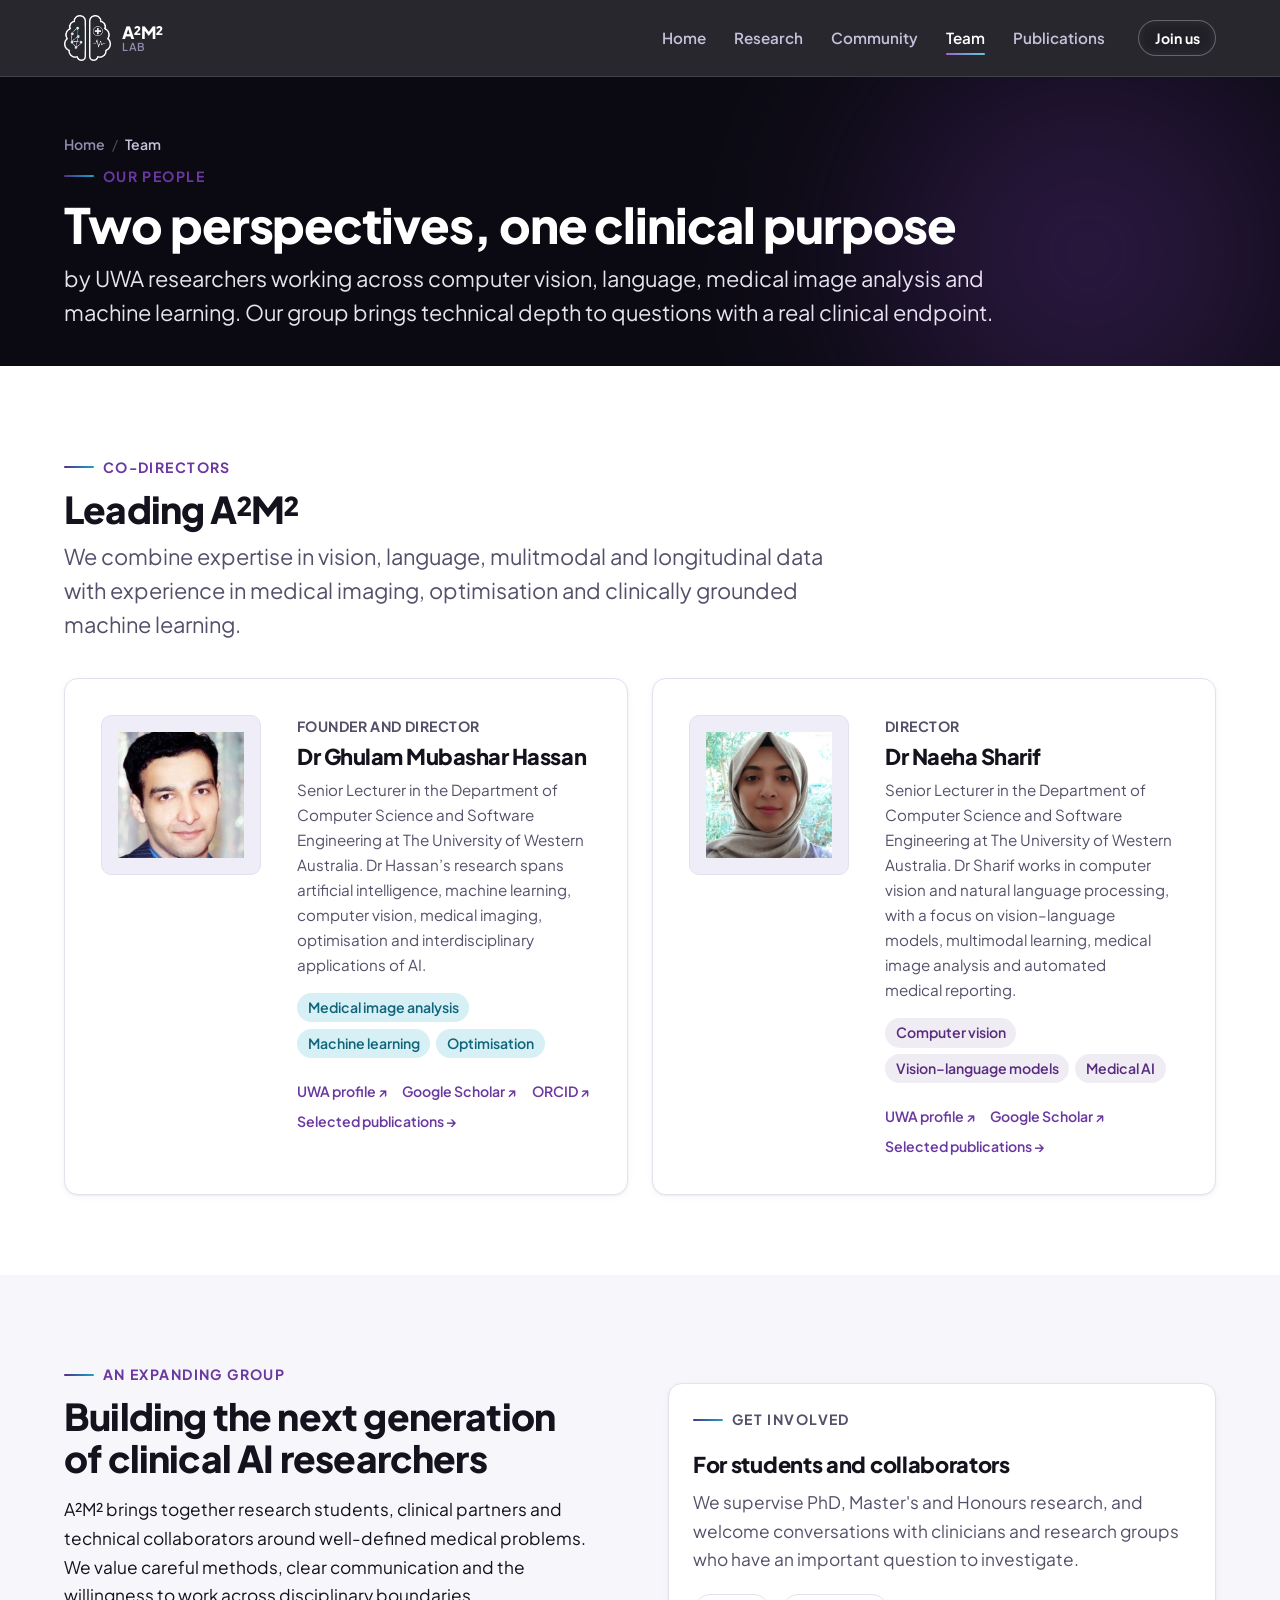
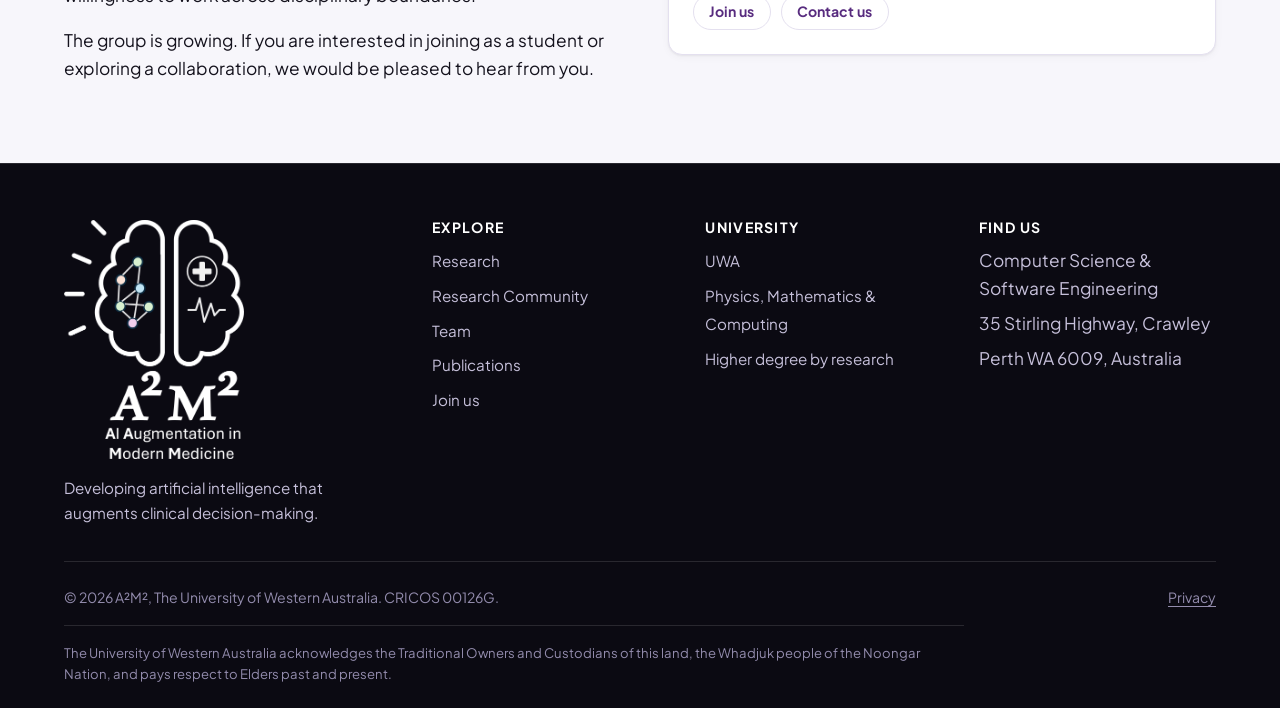
<file: team.html>
<!DOCTYPE html>
<html lang="en-AU" class="no-js">
<head>
<meta charset="utf-8">
<meta name="viewport" content="width=device-width, initial-scale=1">

<title>Team — A²M² | AI Augmentation in Modern Medicine</title>
<meta name="description" content="Meet the co-directors of A²M² at The University of Western Australia: Dr Ghulam Mubashar Hassan and Dr Naeha Sharif.">

<link rel="canonical" href="https://a2m2-uwa.github.io/a2m2-website/team.html">
<meta property="og:type" content="profile">
<meta property="og:site_name" content="A²M² — AI Augmentation in Modern Medicine">
<meta property="og:title" content="Team — A²M²">
<meta property="og:description" content="Meet the co-directors of A²M² at The University of Western Australia.">
<meta property="og:url" content="https://a2m2-uwa.github.io/a2m2-website/team.html">
<meta property="og:image" content="https://a2m2-uwa.github.io/a2m2-website/assets/img/og-image.png">
<meta name="twitter:card" content="summary_large_image">

<link rel="icon" href="assets/img/favicon.ico?v=2" sizes="any">
<link rel="icon" href="assets/img/icon-512.png?v=2" type="image/png" sizes="512x512">
<link rel="apple-touch-icon" href="assets/img/apple-touch-icon.png?v=2">
<link rel="manifest" href="site.webmanifest">
<meta name="theme-color" content="#0B0A12">

<link rel="preconnect" href="https://fonts.googleapis.com">
<link rel="preconnect" href="https://fonts.gstatic.com" crossorigin>
<link rel="stylesheet" href="https://fonts.googleapis.com/css2?family=Plus+Jakarta+Sans:wght@400;500;600;700;800&display=swap">
<link rel="stylesheet" href="assets/css/styles.css?v=10">

<script type="application/ld+json">
{
  "@context": "https://schema.org",
  "@type": "Organization",
  "name": "A²M² — AI Augmentation in Modern Medicine",
  "url": "https://a2m2-uwa.github.io/a2m2-website/",
  "member": [
    {
      "@type": "Person",
      "name": "Naeha Sharif",
      "jobTitle": "Director and Senior Lecturer",
      "affiliation": {"@type": "Organization", "name": "The University of Western Australia"},
      "url": "https://research-repository.uwa.edu.au/en/persons/naeha-sharif/"
    },
    {
      "@type": "Person",
      "name": "Ghulam Mubashar Hassan",
      "jobTitle": "Director and Senior Lecturer",
      "affiliation": {"@type": "Organization", "name": "The University of Western Australia"},
      "url": "https://research-repository.uwa.edu.au/en/persons/mubashar-hassan/",
      "sameAs": "https://orcid.org/0000-0002-6636-8807"
    }
  ]
}
</script>
</head>

<body>
<a class="skip-link" href="#main">Skip to main content</a>

<header class="site-header">
  <div class="wrap site-header__inner">
    <a class="brand" href="index.html">
      <img src="assets/img/logo-mark-tight.png?v=2" alt="" width="654" height="644">
      <span class="brand__text">
        <span class="brand__name">A²M²</span>
        <span class="brand__sub">Lab</span>
      </span>
    </a>

    <button class="nav-toggle" type="button" aria-expanded="false" aria-controls="primary-nav" aria-label="Open navigation menu">
      <span class="nav-toggle__bars" aria-hidden="true"></span>
    </button>

    <nav class="nav" id="primary-nav" aria-label="Primary">
      <ul class="nav__list">
        <li><a class="nav__link" href="index.html">Home</a></li>
        <li><a class="nav__link" href="research.html">Research</a></li>
        <li><a class="nav__link" href="research-community.html">Community</a></li>
        <li><a class="nav__link" href="team.html" aria-current="page">Team</a></li>
        <li><a class="nav__link" href="publications.html">Publications</a></li>
      </ul>
      <div class="nav__cta"><a class="btn btn--sm btn--on-dark" href="opportunities.html">Join us</a></div>
    </nav>
  </div>
</header>

<main id="main">
  <section class="page-hero">
    <div class="wrap">
      <nav aria-label="Breadcrumb">
        <ol class="breadcrumb">
          <li><a href="index.html">Home</a></li>
          <li><span aria-current="page">Team</span></li>
        </ol>
      </nav>
      <p class="eyebrow">Our people</p>
      <h1>Two perspectives, one clinical purpose</h1>
      <p class="lede" style="color:#E6E2EF"> by UWA researchers working across computer vision, language,
        medical image analysis and machine learning. Our group brings technical depth to
        questions with a real clinical endpoint.
      </p>
    </div>
  </section>

  <section class="section">
    <div class="wrap">
      <div class="section-head">
        <p class="eyebrow">Co-directors</p>
        <h2>Leading A²M²</h2>
        <p class="lede">
          We combine expertise in vision, language, mulitmodal and longitudinal data with experience in
          medical imaging, optimisation and clinically grounded machine learning.
        </p>
      </div>

      <div class="director-grid" data-reveal-group>
        <article class="card person person--director" id="ghulam-mubashar-hassan" data-reveal>
          <img class="person__photo" src="assets/img/team/ghulam-mubashar-hassan.jpg"
               alt="Dr Ghulam Mubashar Hassan" width="720" height="720" loading="eager">
          <div class="person__body">
            <p class="person__role">Founder and Director</p>
            <h2 class="person__name">Dr Ghulam Mubashar Hassan</h2>
            <p class="person__bio">
              Senior Lecturer in the Department of Computer Science and Software Engineering
              at The University of Western Australia. Dr Hassan’s research spans artificial
              intelligence, machine learning, computer vision, medical imaging, optimisation
              and interdisciplinary applications of AI.
            </p>
            <div class="tag-row person__focus" aria-label="Research interests">
              <span class="tag tag--teal">Medical image analysis</span>
              <span class="tag tag--teal">Machine learning</span>
              <span class="tag tag--teal">Optimisation</span>
            </div>
            <div class="person__links">
              <a href="https://research-repository.uwa.edu.au/en/persons/mubashar-hassan/">UWA profile <span aria-hidden="true">&nearr;</span></a>
              <a href="https://scholar.google.com/citations?user=GAeq5xYAAAAJ&hl=en">Google Scholar <span aria-hidden="true">&nearr;</span></a>
              <a href="https://orcid.org/0000-0002-6636-8807">ORCID <span aria-hidden="true">&nearr;</span></a>
              <a href="publications.html#ghulam-mubashar-hassan">Selected publications <span aria-hidden="true">&rarr;</span></a>
            </div>
          </div>
        </article>

        <article class="card person person--director" id="naeha-sharif" data-reveal>
          <img class="person__photo" src="assets/img/team/naeha-sharif.jpg"
               alt="Dr Naeha Sharif" width="720" height="720" loading="eager">
          <div class="person__body">
            <p class="person__role">Director</p>
            <h2 class="person__name">Dr Naeha Sharif</h2>
            <p class="person__bio">
              Senior Lecturer in the Department of Computer Science and Software Engineering
              at The University of Western Australia. Dr Sharif works in computer vision and
              natural language processing, with a focus on vision–language models,
              multimodal learning, medical image analysis and automated medical reporting.
            </p>
            <div class="tag-row person__focus" aria-label="Research interests">
              <span class="tag tag--brand">Computer vision</span>
              <span class="tag tag--brand">Vision–language models</span>
              <span class="tag tag--brand">Medical AI</span>
            </div>
            <div class="person__links">
              <a href="https://research-repository.uwa.edu.au/en/persons/naeha-sharif/">UWA profile <span aria-hidden="true">&nearr;</span></a>
              <a href="https://scholar.google.com/citations?user=9e7x64QAAAAJ&hl=en">Google Scholar <span aria-hidden="true">&nearr;</span></a>
              <a href="publications.html#naeha-sharif">Selected publications <span aria-hidden="true">&rarr;</span></a>
            </div>
          </div>
        </article>
      </div>
    </div>
  </section>

  <section class="section section--alt">
    <div class="wrap">
      <div class="feature-row">
        <div>
          <p class="eyebrow">An expanding group</p>
          <h2>Building the next generation of clinical AI researchers</h2>
          <div class="prose" style="margin-top: var(--space-sm);">
            <p>
              A²M² brings together research students, clinical partners and technical
              collaborators around well-defined medical problems. We value careful methods,
              clear communication and the willingness to work across disciplinary boundaries.
            </p>
            <p>
              The group is growing. If you are interested in joining as a student or exploring
              a collaboration, we would be pleased to hear from you.
            </p>
          </div>
        </div>
        <aside class="card" aria-labelledby="team-contact-heading" data-reveal>
          <p class="eyebrow" id="team-contact-heading">Get involved</p>
          <h3>For students and collaborators</h3>
          <p>
            We supervise PhD, Master's and Honours research, and welcome conversations with
            clinicians and research groups who have an important question to investigate.
          </p>
          <div class="btn-row" style="margin-top: var(--space-xs);">
            <a class="btn btn--ghost btn--sm" href="opportunities.html">Join us</a>
            <a class="btn btn--ghost btn--sm" href="opportunities.html#contact">Contact us</a>
          </div>
        </aside>
      </div>
    </div>
  </section>
</main>

<footer class="site-footer">
  <div class="wrap">
    <div class="site-footer__top">
      <div class="site-footer__about">
        <img src="assets/img/logo-full.png?v=2" alt="A²M² — AI Augmentation in Modern Medicine" width="792" height="1051">
        <p>Developing artificial intelligence that augments clinical decision-making.</p>
      </div>
      <nav class="footer-col" aria-labelledby="footer-explore">
        <h2 id="footer-explore">Explore</h2>
        <ul>
          <li><a href="research.html">Research</a></li>
          <li><a href="research-community.html">Research Community</a></li>
          <li><a href="team.html">Team</a></li>
          <li><a href="publications.html">Publications</a></li>
          <li><a href="opportunities.html">Join us</a></li>
        </ul>
      </nav>
      <nav class="footer-col" aria-labelledby="footer-uwa">
        <h2 id="footer-uwa">University</h2>
        <ul>
          <li><a href="https://www.uwa.edu.au/">UWA</a></li>
          <li><a href="https://www.uwa.edu.au/schools/physics-mathematics-computing">Physics, Mathematics &amp; Computing</a></li>
          <li><a href="https://www.uwa.edu.au/study/courses/doctor-of-philosophy">Higher degree by research</a></li>
        </ul>
      </nav>
      <div class="footer-col">
        <h2>Find us</h2>
        <ul>
          <li>Computer Science &amp; Software Engineering</li>
          <li>35 Stirling Highway, Crawley</li>
          <li>Perth WA 6009, Australia</li>
        </ul>
      </div>
    </div>
    <div class="site-footer__bottom">
      <p>&copy; <span data-current-year>2026</span> A²M², The University of Western Australia. CRICOS 00126G.</p>
      <p><a href="https://www.uwa.edu.au/privacy">Privacy</a></p>
    </div>
    <p class="acknowledgement">The University of Western Australia acknowledges the Traditional Owners and Custodians of this land, the Whadjuk people of the Noongar Nation, and pays respect to Elders past and present.</p>
  </div>
</footer>

<script src="assets/js/main.js?v=10" defer></script>
</body>
</html>
</file>
<file: assets/css/styles.css>
/* ==========================================================================
   A²M² — AI Augmentation in Modern Medicine
   The University of Western Australia

   Single stylesheet, no build step, no framework.

   Contents
     01. Design tokens
     02. Reset and base
     03. Layout primitives
     04. Typography
     05. Buttons and links
     06. Site header and navigation
     07. Hero
     08. Cards and panels
     09. Team
     10. Publications
     11. News and timeline
     12. Contact and forms
     13. Footer
     14. Motion and reveal
     15. Print
   ========================================================================== */


/* 01. Design tokens ======================================================= */

:root {
  /* Brand — sampled directly from the A²M² logo gradient. */
  --purple-900: #3C1D58;
  --purple-700: #582C7F;
  --purple-600: #6B37A0;
  --purple-400: #9B6BC9;
  --purple-200: #D6C3EC;
  --blue-600:   #2E6FB0;
  --teal-600:   #1FA3C2;
  --teal-400:   #5FC6DD;
  --teal-100:   #D6F0F6;

  /* Dark surfaces: header, hero, footer. */
  --ink-900: #0B0A12;
  --ink-800: #121020;
  --ink-700: #1B1730;
  --ink-600: #272141;

  /* Light surfaces: page content. */
  --paper:      #FFFFFF;
  --paper-alt:  #F7F6FB;
  --paper-alt2: #EFEDF7;

  /* Ink on light. */
  --text:       #14121D;
  --text-muted: #55506A;
  --text-soft:  #7B7590;

  /* Ink on dark. */
  --on-dark:       #FFFFFF;
  --on-dark-muted: #C6C0DA;
  --on-dark-soft:  #938CAD;

  --line:      #E4E0EF;
  --line-dark: rgba(255, 255, 255, 0.12);

  --brand-gradient: linear-gradient(135deg, var(--purple-700) 0%, var(--blue-600) 52%, var(--teal-600) 100%);
  --brand-gradient-soft: linear-gradient(135deg, rgba(88, 44, 127, 0.10) 0%, rgba(31, 163, 194, 0.10) 100%);

  /* Type */
  --font-sans: "Plus Jakarta Sans", ui-sans-serif, system-ui, -apple-system,
               "Segoe UI", Roboto, "Helvetica Neue", Arial, sans-serif;
  --font-mono: ui-monospace, SFMono-Regular, "SF Mono", Menlo, Consolas, monospace;

  /* Fluid type scale */
  --step--1: clamp(0.82rem, 0.80rem + 0.10vw, 0.88rem);
  --step-0:  clamp(1.00rem, 0.97rem + 0.14vw, 1.09rem);
  --step-1:  clamp(1.19rem, 1.12rem + 0.30vw, 1.38rem);
  --step-2:  clamp(1.44rem, 1.31rem + 0.58vw, 1.81rem);
  --step-3:  clamp(1.73rem, 1.50rem + 1.02vw, 2.44rem);
  --step-4:  clamp(2.07rem, 1.68rem + 1.70vw, 3.28rem);
  --step-5:  clamp(2.49rem, 1.84rem + 2.76vw, 4.39rem);

  /* Spacing */
  --space-2xs: 0.375rem;
  --space-xs:  0.625rem;
  --space-sm:  1rem;
  --space-md:  1.5rem;
  --space-lg:  2.25rem;
  --space-xl:  3.5rem;
  --space-2xl: 5rem;
  --space-3xl: 7.5rem;

  --wrap:        1200px;
  --wrap-narrow: 760px;

  --radius-sm: 8px;
  --radius:    14px;
  --radius-lg: 22px;
  --radius-pill: 999px;

  --shadow-sm: 0 1px 2px rgba(20, 18, 29, 0.05), 0 2px 8px rgba(20, 18, 29, 0.04);
  --shadow:    0 2px 4px rgba(20, 18, 29, 0.05), 0 10px 28px rgba(20, 18, 29, 0.07);
  --shadow-lg: 0 4px 10px rgba(20, 18, 29, 0.06), 0 24px 60px rgba(20, 18, 29, 0.12);

  --header-h: 76px;
  --ease: cubic-bezier(0.22, 0.61, 0.36, 1);
}


/* 02. Reset and base ====================================================== */

*,
*::before,
*::after { box-sizing: border-box; }

html {
  -webkit-text-size-adjust: 100%;
  scroll-behavior: smooth;
  scroll-padding-top: calc(var(--header-h) + 1rem);
}

body {
  margin: 0;
  font-family: var(--font-sans);
  font-size: var(--step-0);
  line-height: 1.65;
  color: var(--text);
  background: var(--paper);
  -webkit-font-smoothing: antialiased;
  -moz-osx-font-smoothing: grayscale;
  text-rendering: optimizeLegibility;
}

h1, h2, h3, h4, h5, h6, p, figure, blockquote, dl, dd { margin: 0; }
ul[class], ol[class] { margin: 0; padding: 0; list-style: none; }

img, picture, svg, video {
  display: block;
  max-width: 100%;
  height: auto;
}

a { color: var(--purple-600); text-decoration-thickness: 1px; text-underline-offset: 3px; }

button, input, select, textarea { font: inherit; color: inherit; }

:focus-visible {
  outline: 3px solid var(--teal-600);
  outline-offset: 3px;
  border-radius: 4px;
}

::selection {
  background: var(--purple-200);
  color: var(--purple-900);
}

/* Keyboard users land here first. */
.skip-link {
  position: absolute;
  left: var(--space-sm);
  top: -4rem;
  z-index: 200;
  padding: 0.7rem 1.1rem;
  background: var(--ink-900);
  color: var(--on-dark);
  border-radius: var(--radius-sm);
  font-weight: 600;
  text-decoration: none;
  transition: top 160ms var(--ease);
}
.skip-link:focus { top: var(--space-sm); }

.visually-hidden {
  position: absolute !important;
  width: 1px; height: 1px;
  padding: 0; margin: -1px;
  overflow: hidden;
  clip: rect(0 0 0 0);
  white-space: nowrap;
  border: 0;
}


/* 03. Layout primitives =================================================== */

.wrap {
  width: 100%;
  max-width: var(--wrap);
  margin-inline: auto;
  padding-inline: var(--space-md);
}

.wrap--narrow { max-width: var(--wrap-narrow); }

.section { padding-block: var(--space-2xl); }
.section--tight { padding-block: var(--space-xl); }
.section--alt { background: var(--paper-alt); }
.section--alt2 { background: var(--paper-alt2); }

.section--dark {
  background: var(--ink-900);
  color: var(--on-dark-muted);
}
.section--dark h2,
.section--dark h3,
.section--dark strong { color: var(--on-dark); }

.grid { display: grid; gap: var(--space-md); }

/* auto-fit grids: collapse gracefully without media queries */
.grid--2 { grid-template-columns: repeat(auto-fit, minmax(min(100%, 22rem), 1fr)); }
.grid--3 { grid-template-columns: repeat(auto-fit, minmax(min(100%, 17rem), 1fr)); }
.grid--4 { grid-template-columns: repeat(auto-fit, minmax(min(100%, 13rem), 1fr)); }

/* Always two columns, for narrow containers where auto-fit would collapse to
   one (for example a card pair sitting inside a .feature-row column). */
.grid--pair { grid-template-columns: repeat(2, minmax(0, 1fr)); }
@media (max-width: 620px) {
  .grid--pair { grid-template-columns: 1fr; }
}

.stack > * + * { margin-top: var(--space-sm); }
.stack-lg > * + * { margin-top: var(--space-lg); }

.divider {
  border: 0;
  border-top: 1px solid var(--line);
  margin-block: var(--space-xl);
}


/* 04. Typography ========================================================== */

h1, h2, h3, h4 {
  font-weight: 800;
  line-height: 1.12;
  letter-spacing: -0.022em;
  color: var(--text);
  text-wrap: balance;
}

h1 { font-size: var(--step-5); }
h2 { font-size: var(--step-3); }
h3 { font-size: var(--step-1); line-height: 1.25; letter-spacing: -0.014em; }
h4 { font-size: var(--step-0); font-weight: 700; letter-spacing: -0.008em; }

p { text-wrap: pretty; }

.lede {
  font-size: var(--step-1);
  line-height: 1.55;
  color: var(--text-muted);
  font-weight: 400;
}
.section--dark .lede,
.hero .lede { color: var(--on-dark-muted); }

.prose { max-width: 68ch; }
.prose > * + * { margin-top: var(--space-sm); }
.prose h2 { margin-top: var(--space-lg); }
.prose h3 { margin-top: var(--space-md); }
.prose ul {
  margin: 0;
  padding-left: 1.3em;
  list-style: none;
}
.prose ul li {
  position: relative;
  padding-left: 0.3em;
  margin-block: 0.4em;
}
.prose ul li::before {
  content: "";
  position: absolute;
  left: -0.95em;
  top: 0.62em;
  width: 7px; height: 7px;
  border-radius: 50%;
  background: var(--brand-gradient);
}

/* Small capitalised label above a heading. */
.eyebrow {
  display: inline-flex;
  align-items: center;
  gap: 0.6em;
  font-size: var(--step--1);
  font-weight: 700;
  letter-spacing: 0.1em;
  text-transform: uppercase;
  color: var(--purple-600);
  margin-bottom: var(--space-xs);
}
.eyebrow::before {
  content: "";
  width: 1.9rem; height: 2px;
  background: var(--brand-gradient);
  border-radius: 2px;
}
.section--dark .eyebrow,
.hero .eyebrow { color: var(--teal-400); }

.section-head {
  max-width: 62ch;
  margin-bottom: var(--space-lg);
}
.section-head--center {
  max-width: 58ch;
  margin-inline: auto;
  text-align: center;
}
.section-head--center .eyebrow { justify-content: center; }
.section-head p { margin-top: var(--space-xs); }

.gradient-text {
  background: var(--brand-gradient);
  -webkit-background-clip: text;
  background-clip: text;
  color: transparent;
}
.hero .gradient-text,
.section--dark .gradient-text {
  background: linear-gradient(120deg, var(--purple-400) 0%, var(--teal-400) 100%);
  -webkit-background-clip: text;
  background-clip: text;
  color: transparent;
}


/* 05. Buttons and links =================================================== */

.btn {
  --btn-bg: var(--brand-gradient);
  display: inline-flex;
  align-items: center;
  justify-content: center;
  gap: 0.55em;
  padding: 0.82em 1.5em;
  border: 1px solid transparent;
  border-radius: var(--radius-pill);
  background: var(--btn-bg);
  color: #fff;
  font-size: var(--step-0);
  font-weight: 700;
  line-height: 1.2;
  text-decoration: none;
  cursor: pointer;
  transition: transform 180ms var(--ease), box-shadow 180ms var(--ease),
              background-color 180ms var(--ease), color 180ms var(--ease),
              border-color 180ms var(--ease);
}
.btn:hover {
  transform: translateY(-2px);
  box-shadow: 0 10px 26px rgba(88, 44, 127, 0.3);
}
.btn:active { transform: translateY(0); }

.btn--ghost {
  background: transparent;
  color: var(--purple-700);
  border-color: var(--line);
}
.btn--ghost:hover {
  border-color: var(--purple-400);
  background: rgba(88, 44, 127, 0.05);
  box-shadow: none;
}

.btn--on-dark {
  background: rgba(255, 255, 255, 0.08);
  color: #fff;
  border-color: rgba(255, 255, 255, 0.28);
  backdrop-filter: blur(6px);
}
.btn--on-dark:hover {
  background: rgba(255, 255, 255, 0.16);
  border-color: rgba(255, 255, 255, 0.5);
  box-shadow: none;
}

.btn--sm { padding: 0.6em 1.1em; font-size: var(--step--1); }

.btn-row {
  display: flex;
  flex-wrap: wrap;
  gap: var(--space-xs);
  align-items: center;
}

/* Text link with a sliding arrow. */
.arrow-link {
  display: inline-flex;
  align-items: center;
  gap: 0.45em;
  font-weight: 700;
  text-decoration: none;
  color: var(--purple-600);
}
.arrow-link span[aria-hidden] { transition: transform 180ms var(--ease); }
.arrow-link:hover { text-decoration: underline; }
.arrow-link:hover span[aria-hidden] { transform: translateX(4px); }
.section--dark .arrow-link { color: var(--teal-400); }

.tag {
  display: inline-block;
  padding: 0.3em 0.75em;
  border-radius: var(--radius-pill);
  background: var(--paper-alt2);
  color: var(--text-muted);
  font-size: var(--step--1);
  font-weight: 600;
  line-height: 1.5;
}
.tag--brand {
  background: rgba(88, 44, 127, 0.09);
  color: var(--purple-700);
}
.tag--teal {
  background: var(--teal-100);
  color: #10657a;
}
.tag-row {
  display: flex;
  flex-wrap: wrap;
  gap: 0.4rem;
}


/* 06. Site header and navigation ========================================== */

.site-header {
  position: sticky;
  top: 0;
  z-index: 100;
  background: rgba(11, 10, 18, 0.88);
  backdrop-filter: blur(14px) saturate(160%);
  border-bottom: 1px solid var(--line-dark);
}

.site-header__inner {
  display: flex;
  align-items: center;
  justify-content: space-between;
  gap: var(--space-md);
  min-height: var(--header-h);
}

.brand {
  display: inline-flex;
  align-items: center;
  gap: 0.7rem;
  text-decoration: none;
  color: var(--on-dark);
  flex-shrink: 0;
}
/* The brain mark is fine line art, so it needs a little more height than a
   solid mark would to stay legible beside the wordmark. */
.brand img { height: 46px; width: auto; }
.brand__text { display: flex; flex-direction: column; line-height: 1.1; }
.brand__name {
  font-weight: 800;
  font-size: 1.06rem;
  letter-spacing: -0.01em;
}
.brand__sub {
  font-size: 0.68rem;
  font-weight: 600;
  letter-spacing: 0.055em;
  text-transform: uppercase;
  color: var(--on-dark-soft);
}

.nav { display: flex; align-items: center; gap: var(--space-xs); }

.nav__list {
  display: flex;
  align-items: center;
  gap: 0.15rem;
}

.nav__link {
  position: relative;
  display: block;
  padding: 0.55rem 0.8rem;
  border-radius: var(--radius-sm);
  color: var(--on-dark-muted);
  font-size: 0.95rem;
  font-weight: 600;
  text-decoration: none;
  white-space: nowrap;
  transition: color 160ms var(--ease), background-color 160ms var(--ease);
}
.nav__link:hover {
  color: var(--on-dark);
  background: rgba(255, 255, 255, 0.07);
}
.nav__link[aria-current="page"] { color: var(--on-dark); }
.nav__link[aria-current="page"]::after {
  content: "";
  position: absolute;
  left: 0.8rem;
  right: 0.8rem;
  bottom: 0.26rem;
  height: 2px;
  border-radius: 2px;
  background: linear-gradient(90deg, var(--purple-400), var(--teal-400));
}

.nav__cta { margin-left: var(--space-xs); }

/* Hamburger — only shown on narrow screens. */
.nav-toggle {
  display: none;
  place-items: center;
  width: 44px; height: 44px;
  padding: 0;
  background: rgba(255, 255, 255, 0.08);
  border: 1px solid var(--line-dark);
  border-radius: var(--radius-sm);
  cursor: pointer;
}
.nav-toggle__bars {
  position: relative;
  display: block;
  width: 20px; height: 2px;
  border-radius: 2px;
  background: var(--on-dark);
  transition: background-color 160ms var(--ease);
}
.nav-toggle__bars::before,
.nav-toggle__bars::after {
  content: "";
  position: absolute;
  left: 0;
  width: 20px; height: 2px;
  border-radius: 2px;
  background: var(--on-dark);
  transition: transform 220ms var(--ease);
}
.nav-toggle__bars::before { top: -6px; }
.nav-toggle__bars::after { top: 6px; }

.nav-toggle[aria-expanded="true"] .nav-toggle__bars { background: transparent; }
.nav-toggle[aria-expanded="true"] .nav-toggle__bars::before { transform: translateY(6px) rotate(45deg); }
.nav-toggle[aria-expanded="true"] .nav-toggle__bars::after  { transform: translateY(-6px) rotate(-45deg); }

@media (max-width: 1000px) {
  .nav-toggle { display: grid; }

  .nav {
    position: fixed;
    inset: var(--header-h) 0 auto 0;
    flex-direction: column;
    align-items: stretch;
    gap: 0;
    padding: var(--space-sm) var(--space-md) var(--space-lg);
    background: var(--ink-900);
    border-bottom: 1px solid var(--line-dark);
    max-height: calc(100vh - var(--header-h));
    overflow-y: auto;

    /* Collapsed by default; JS flips data-open. */
    visibility: hidden;
    opacity: 0;
    transform: translateY(-10px);
    transition: opacity 200ms var(--ease), transform 200ms var(--ease),
                visibility 200ms var(--ease);
  }
  .nav[data-open="true"] {
    visibility: visible;
    opacity: 1;
    transform: translateY(0);
  }

  .nav__list { flex-direction: column; align-items: stretch; gap: 0; }
  .nav__link { padding: 0.85rem 0.6rem; font-size: 1.05rem; }
  .nav__link[aria-current="page"]::after { left: 0.6rem; right: auto; width: 1.6rem; bottom: 0.5rem; }
  .nav__cta { margin: var(--space-sm) 0 0; }
  .nav__cta .btn { width: 100%; }
}


/* 07. Hero ================================================================ */

.hero {
  position: relative;
  isolation: isolate;
  overflow: hidden;
  background: var(--ink-900);
  color: var(--on-dark-muted);
  padding-block: var(--space-3xl) var(--space-2xl);
}

/* Two soft colour pools, echoing the logo's purple-to-teal sweep. */
.hero::before,
.hero::after {
  content: "";
  position: absolute;
  z-index: -1;
  border-radius: 50%;
  filter: blur(90px);
  opacity: 0.5;
  pointer-events: none;
}
.hero::before {
  width: 46rem; height: 46rem;
  top: -18rem; right: -12rem;
  background: radial-gradient(circle, var(--purple-600) 0%, transparent 70%);
}
.hero::after {
  width: 38rem; height: 38rem;
  bottom: -16rem; left: -10rem;
  background: radial-gradient(circle, var(--teal-600) 0%, transparent 70%);
}

/* Faint circuit grid, nodding to the logo's trace motif. */
.hero__grid {
  position: absolute;
  inset: 0;
  z-index: -1;
  background-image:
    linear-gradient(to right, rgba(255, 255, 255, 0.045) 1px, transparent 1px),
    linear-gradient(to bottom, rgba(255, 255, 255, 0.045) 1px, transparent 1px);
  background-size: 64px 64px;
  mask-image: radial-gradient(ellipse 80% 65% at 50% 40%, #000 20%, transparent 78%);
  -webkit-mask-image: radial-gradient(ellipse 80% 65% at 50% 40%, #000 20%, transparent 78%);
  pointer-events: none;
}

.hero__inner {
  display: grid;
  grid-template-columns: 1.15fr 0.85fr;
  gap: var(--space-xl);
  align-items: start;
}

/* Ambient particle backdrop used instead of a static logo in the hero.
   Decorative: the headline carries the message on its own. */
.hero--media .hero__inner { grid-template-columns: minmax(0, 1fr); }
.hero--media .hero__copy { max-width: 46rem; }

.hero__media {
  position: absolute;
  inset: 0;
  z-index: -3;
  pointer-events: none;
}
.hero__media video {
  width: 100%;
  height: 100%;
  object-fit: cover;
  /* Bias the wave to the right, where the eye expects a visual. */
  object-position: 72% 50%;
  opacity: 0.6;
}
/* Darken the left so the headline keeps full contrast, and fade the edges. */
.hero__media::after {
  content: "";
  position: absolute;
  inset: 0;
  background:
    linear-gradient(to right, var(--ink-900) 0%, rgba(11, 10, 18, 0.92) 30%, rgba(11, 10, 18, 0.35) 62%, rgba(11, 10, 18, 0.6) 100%),
    linear-gradient(to bottom, var(--ink-900), transparent 26%, transparent 68%, var(--ink-900));
}

.hero h1 { color: var(--on-dark); }
.hero__lede {
  font-size: var(--step-1);
  line-height: 1.55;
  color: var(--on-dark-muted);
  margin-top: var(--space-sm);
  max-width: 54ch;
}
.hero .btn-row { margin-top: var(--space-lg); }

.hero__figure {
  display: grid;
  place-items: center;
  margin-top: var(--space-md);
}
.hero__figure img {
  width: min(100%, 420px);
  filter: drop-shadow(0 22px 60px rgba(31, 163, 194, 0.3));
}

.hero__meta {
  display: flex;
  flex-wrap: wrap;
  gap: 0.5rem 1.6rem;
  margin-top: var(--space-lg);
  padding-top: var(--space-md);
  border-top: 1px solid var(--line-dark);
  font-size: var(--step--1);
  color: var(--on-dark-soft);
  font-weight: 600;
}

@media (max-width: 900px) {
  .hero { padding-block: var(--space-2xl) var(--space-xl); }
  .hero__inner { grid-template-columns: 1fr; gap: var(--space-lg); }
  .hero__figure { order: -1; margin-top: 0; justify-items: start; }
  /* The header already shows the mark, so keep this small and let the headline lead. */
  .hero__figure img { width: min(40%, 150px); }

  /* Text spans the full width here, so dim the backdrop evenly instead of
     only on the left. */
  .hero__media video { opacity: 0.45; object-position: 60% 40%; }
  .hero__media::after {
    background:
      linear-gradient(to bottom, rgba(11, 10, 18, 0.9) 0%, rgba(11, 10, 18, 0.72) 45%, rgba(11, 10, 18, 0.9) 100%);
  }
}

/* Compact hero for interior pages. */
.page-hero {
  position: relative;
  isolation: isolate;
  overflow: hidden;
  background: var(--ink-900);
  color: var(--on-dark-muted);
  padding-block: var(--space-xl) var(--space-lg);
}
.page-hero::before {
  content: "";
  position: absolute;
  z-index: -1;
  inset: -50% -10% auto auto;
  width: 40rem; height: 40rem;
  border-radius: 50%;
  background: radial-gradient(circle, var(--purple-600) 0%, transparent 68%);
  filter: blur(90px);
  opacity: 0.45;
}
.page-hero h1 { color: var(--on-dark); font-size: var(--step-4); }
.page-hero .lede {
  /* Explicit light ink rather than inherited page text — these summaries sit
     on the near-black page hero and must remain comfortably readable. */
  color: #E6E2EF;
  margin-top: var(--space-xs);
  max-width: 62ch;
}

.breadcrumb {
  display: flex;
  flex-wrap: wrap;
  gap: 0.45rem;
  align-items: center;
  margin-bottom: var(--space-sm);
  font-size: var(--step--1);
  color: var(--on-dark-soft);
}
.breadcrumb a { color: var(--on-dark-soft); text-decoration: none; font-weight: 600; }
.breadcrumb a:hover { color: var(--on-dark); text-decoration: underline; }
.breadcrumb li { display: flex; align-items: center; gap: 0.45rem; }
.breadcrumb li + li::before { content: "/"; color: rgba(255, 255, 255, 0.28); }
.breadcrumb [aria-current="page"] { color: var(--on-dark-muted); font-weight: 600; }


/* 08. Cards and panels ==================================================== */

.card {
  display: flex;
  flex-direction: column;
  gap: var(--space-xs);
  padding: var(--space-md);
  background: var(--paper);
  border: 1px solid var(--line);
  border-radius: var(--radius);
  box-shadow: var(--shadow-sm);
  transition: transform 220ms var(--ease), box-shadow 220ms var(--ease),
              border-color 220ms var(--ease);
}
.card p { color: var(--text-muted); }

a.card,
.card--link { text-decoration: none; color: inherit; }
a.card:hover,
.card--link:hover {
  transform: translateY(-4px);
  box-shadow: var(--shadow);
  border-color: var(--purple-200);
}

/* Research pillar: numbered, gradient top edge on hover. */
.pillar {
  position: relative;
  overflow: hidden;
  padding-top: calc(var(--space-md) + 4px);
}
.pillar::before {
  content: "";
  position: absolute;
  inset: 0 0 auto 0;
  height: 4px;
  background: var(--brand-gradient);
  transform: scaleX(0);
  transform-origin: left;
  transition: transform 300ms var(--ease);
}
.pillar:hover::before,
a.pillar:focus-visible::before { transform: scaleX(1); }

.pillar__icon {
  display: grid;
  place-items: center;
  width: 48px; height: 48px;
  margin-bottom: var(--space-2xs);
  border-radius: 12px;
  background: var(--brand-gradient-soft);
  color: var(--purple-700);
  flex-shrink: 0;
}
.pillar__icon svg { width: 24px; height: 24px; }

/* Programme cards with a media header (video or animated illustration). */
.pillar--media { padding-top: 0; }
.pillar__media {
  display: block;
  position: relative;
  aspect-ratio: 16 / 9;
  margin: 0 calc(var(--space-md) * -1) var(--space-xs);
  overflow: hidden;
  background: var(--ink-900);
  border-bottom: 1px solid var(--line);
}
.pillar__media--light { background: #fff; }
.pillar__media video,
.pillar__media svg {
  display: block;
  width: 100%;
  height: 100%;
  object-fit: cover;
  transition: transform 600ms var(--ease);
}
.pillar--media:hover .pillar__media video,
.pillar--media:hover .pillar__media svg { transform: scale(1.04); }

.media-art__photo,
.media-art__hot,
.media-art__ring {
  transform-box: fill-box;
  transform-origin: center;
}
.media-art__photo { animation: media-zoom 14s ease-in-out infinite alternate; }
.media-art__hot { animation: media-uptake 2.8s ease-in-out infinite; }
.media-art__contour { animation: media-dash 6s linear infinite; }
.media-art__beam--x { animation: media-sweep-x 4.2s var(--ease) infinite; }
.media-art__ring { animation: media-ring 2.4s ease-out infinite; }
.media-art__ring--late { animation-delay: 1.2s; }
.media-art__ecg {
  stroke-dasharray: 460;
  animation: media-trace 3.2s linear infinite;
}
@keyframes media-zoom { from { transform: scale(1); } to { transform: scale(1.08); } }
@keyframes media-uptake {
  0%, 100% { opacity: 0.55; transform: scale(0.85); }
  50%      { opacity: 1;    transform: scale(1.12); }
}
@keyframes media-dash { to { stroke-dashoffset: -70; } }
@keyframes media-sweep-x {
  0%   { transform: translateX(0);     opacity: 0; }
  10%  { opacity: 1; }
  90%  { opacity: 1; }
  100% { transform: translateX(380px); opacity: 0; }
}
@keyframes media-ring {
  0%   { transform: scale(0.6); opacity: 0.9; }
  100% { transform: scale(1.8); opacity: 0; }
}
@keyframes media-trace {
  from { stroke-dashoffset: 460; }
  to   { stroke-dashoffset: -460; }
}
@media (prefers-reduced-motion: reduce) {
  .media-art__photo,
  .media-art__hot,
  .media-art__contour,
  .media-art__beam--x,
  .media-art__ring,
  .media-art__ecg { animation: none; }
  .media-art__beam--x { opacity: 0; }
  .media-art__ecg { stroke-dasharray: none; }
}

.pillar__num {
  font-family: var(--font-mono);
  font-size: var(--step--1);
  font-weight: 700;
  color: var(--teal-600);
  letter-spacing: 0.06em;
}

/* Clinical-domain callout, used on the dark band.
   Sized for multi-word labels: long single words such as "Cardiovascular"
   must wrap rather than overflow, so this stays at --step-2 and allows
   breaking inside words. */
.domain {
  padding: var(--space-md);
  border-radius: var(--radius);
  background: rgba(255, 255, 255, 0.04);
  border: 1px solid var(--line-dark);
}
.domain__name {
  display: block;
  /* Domain labels need to stay compact enough for a 4-up layout. Keeping
     words intact avoids ugly automatic hyphenation such as "oncol-ogy". */
  font-size: clamp(1.35rem, 1.15rem + 0.7vw, 1.6rem);
  font-weight: 800;
  letter-spacing: -0.025em;
  line-height: 1.12;
  word-break: keep-all;
  overflow-wrap: normal;
  background: linear-gradient(120deg, var(--purple-400), var(--teal-400));
  -webkit-background-clip: text;
  background-clip: text;
  color: transparent;
}
.domain__detail {
  display: block;
  margin-top: 0.4rem;
  font-size: var(--step--1);
  font-weight: 600;
  line-height: 1.5;
  color: var(--on-dark-soft);
}

/* Ambient background video for a section or panel. Decorative only. */
.section--media {
  position: relative;
  isolation: isolate;
  overflow: hidden;
}
.section-bg {
  position: absolute;
  inset: 0;
  z-index: -1;
  pointer-events: none;
}
.section-bg video {
  width: 100%;
  height: 100%;
  object-fit: cover;
}
.section--media .section-bg video { opacity: 0.4; }
/* Fade the edges and centre so text over the video stays readable. */
.section--media .section-bg::after {
  content: "";
  position: absolute;
  inset: 0;
  background:
    radial-gradient(ellipse 70% 60% at 50% 45%, rgba(11, 10, 18, 0.55), transparent 80%),
    linear-gradient(to bottom, var(--ink-900), transparent 22%, transparent 78%, var(--ink-900));
}
.cta-panel--media .section-bg { z-index: -2; }
.cta-panel--media .section-bg video {
  opacity: 0.55;
  mix-blend-mode: screen;
}

/* Full-width gradient call to action. */
.cta-panel {
  position: relative;
  isolation: isolate;
  overflow: hidden;
  padding: var(--space-xl);
  border-radius: var(--radius-lg);
  background: var(--brand-gradient);
  color: #fff;
  text-align: center;
}
.cta-panel::before {
  content: "";
  position: absolute;
  inset: 0;
  z-index: -1;
  background-image:
    linear-gradient(to right, rgba(255, 255, 255, 0.07) 1px, transparent 1px),
    linear-gradient(to bottom, rgba(255, 255, 255, 0.07) 1px, transparent 1px);
  background-size: 48px 48px;
  mask-image: radial-gradient(ellipse at 50% 50%, #000 10%, transparent 72%);
  -webkit-mask-image: radial-gradient(ellipse at 50% 50%, #000 10%, transparent 72%);
}
.cta-panel h2 { color: #fff; }
.cta-panel p {
  max-width: 56ch;
  margin-inline: auto;
  margin-top: var(--space-xs);
  color: rgba(255, 255, 255, 0.9);
}
.cta-panel .btn-row { justify-content: center; margin-top: var(--space-lg); }
.cta-panel .btn {
  background: #fff;
  color: var(--purple-700);
}
.cta-panel .btn:hover { box-shadow: 0 10px 28px rgba(0, 0, 0, 0.22); }
.cta-panel .btn--ghost {
  background: transparent;
  color: #fff;
  border-color: rgba(255, 255, 255, 0.55);
}
.cta-panel .btn--ghost:hover { background: rgba(255, 255, 255, 0.14); }

@media (max-width: 600px) {
  .cta-panel { padding: var(--space-lg) var(--space-md); }
}

/* Two-column feature row, alternating. */
.feature-row {
  display: grid;
  grid-template-columns: repeat(auto-fit, minmax(min(100%, 24rem), 1fr));
  gap: var(--space-xl);
  align-items: center;
}
.feature-row__media img {
  border-radius: var(--radius);
  box-shadow: var(--shadow);
}

/* Logo strip for partners / affiliations. */
.logo-strip {
  display: flex;
  flex-wrap: wrap;
  gap: var(--space-md) var(--space-xl);
  align-items: center;
  justify-content: center;
}
.logo-strip li {
  font-weight: 700;
  color: var(--text-soft);
  font-size: var(--step--1);
  letter-spacing: 0.04em;
  text-transform: uppercase;
}


/* 09. Team ================================================================ */

.team-group + .team-group { margin-top: var(--space-xl); }

.team-group__head {
  display: flex;
  align-items: baseline;
  gap: var(--space-xs);
  padding-bottom: var(--space-xs);
  margin-bottom: var(--space-md);
  border-bottom: 1px solid var(--line);
}
.team-group__head h2 { font-size: var(--step-2); }
.team-group__count {
  font-family: var(--font-mono);
  font-size: var(--step--1);
  font-weight: 700;
  color: var(--text-soft);
}

.person {
  display: flex;
  flex-direction: column;
  padding: 0;
  overflow: hidden;
}
.person__photo {
  aspect-ratio: 1 / 1;
  width: 100%;
  object-fit: cover;
  background: var(--paper-alt2);
  border-bottom: 1px solid var(--line);
}
.person__body {
  display: flex;
  flex-direction: column;
  gap: 0.35rem;
  padding: var(--space-md);
  flex: 1;
}
.person__name { font-size: var(--step-1); }
.person__role {
  font-size: var(--step--1);
  font-weight: 700;
  letter-spacing: 0.03em;
  text-transform: uppercase;
  color: var(--purple-600);
}
.person__bio {
  font-size: 0.95rem;
  color: var(--text-muted);
  margin-top: 0.2rem;
}
.person__links {
  display: flex;
  flex-wrap: wrap;
  gap: 0.4rem 0.9rem;
  margin-top: auto;
  padding-top: var(--space-sm);
  font-size: var(--step--1);
  font-weight: 600;
}
.person__links a { text-decoration: none; }
.person__links a:hover { text-decoration: underline; }

.community-meta {
  margin-top: auto;
  padding-top: var(--space-xs);
  font-size: var(--step--1);
  color: var(--text-muted);
}
.community-meta strong { color: var(--text); }

/* Featured director layout: photo beside a longer bio. */
.person--lead {
  display: grid;
  grid-template-columns: 220px 1fr;
  gap: 0;
  align-items: stretch;
}
.person--lead .person__photo {
  height: 100%;
  border-bottom: 0;
  border-right: 1px solid var(--line);
}
.person--lead .person__body { padding: var(--space-lg); }
.person--lead .person__name { font-size: var(--step-2); }

@media (max-width: 680px) {
  .person--lead { grid-template-columns: 1fr; }
  .person--lead .person__photo {
    aspect-ratio: 16 / 10;
    border-right: 0;
    border-bottom: 1px solid var(--line);
  }
  .person--lead .person__body { padding: var(--space-md); }
}

/* The two co-directors receive equal visual weight. Portraits sit in compact,
   contained image boxes so each full face remains visible. */
.director-grid {
  display: grid;
  grid-template-columns: repeat(2, minmax(0, 1fr));
  gap: var(--space-md);
}
.person--director {
  display: grid;
  grid-template-columns: 10rem minmax(0, 1fr);
  gap: var(--space-lg);
  align-items: start;
  height: 100%;
  padding: var(--space-lg);
}
.person--director .person__photo {
  width: 10rem;
  height: 10rem;
  aspect-ratio: 1;
  object-fit: contain;
  object-position: center;
  box-sizing: border-box;
  padding: 1rem;
  background: var(--paper-alt2);
  border: 1px solid var(--line);
  border-radius: 10px;
}
.person--director .person__body { padding: 0; }
.person__focus { margin-top: var(--space-xs); }

/* Compact versions on the home page link to the full Team profiles. */
.leader-card {
  display: grid;
  grid-template-columns: 98px 1fr;
  gap: var(--space-sm);
  align-items: center;
  padding: var(--space-sm);
}
.leader-card__photo {
  width: 98px;
  height: 98px;
  box-sizing: border-box;
  padding: 0.75rem;
  aspect-ratio: 1;
  object-fit: contain;
  object-position: center;
  border: 1px solid var(--line);
  border-radius: 10px;
  background: var(--paper-alt2);
}
.leader-card__role {
  display: block;
  margin-bottom: 0.16rem;
  font-size: var(--step--1);
  font-weight: 700;
  letter-spacing: 0.07em;
  text-transform: uppercase;
  color: var(--purple-600);
}
.leader-card h3 { font-size: var(--step-1); }
.leader-card p { margin-top: 0.2rem; font-size: 0.9rem; }

@media (max-width: 700px) {
  .director-grid { grid-template-columns: 1fr; }
  .person--director {
    grid-template-columns: 1fr;
    gap: var(--space-sm);
    padding: var(--space-md);
  }
  .person--director .person__photo { margin-inline: auto; }
}

@media (max-width: 430px) {
  .leader-card { grid-template-columns: 76px 1fr; }
  .leader-card__photo { width: 76px; height: 76px; }
}

/* Alumni read as a compact list rather than cards. */
.alumni-list {
  display: grid;
  grid-template-columns: repeat(auto-fit, minmax(min(100%, 20rem), 1fr));
  gap: 0.15rem var(--space-md);
}
.alumni-list li {
  display: flex;
  flex-wrap: wrap;
  gap: 0 0.5rem;
  padding: 0.6rem 0;
  border-bottom: 1px solid var(--line);
}
.alumni-list strong { font-weight: 700; }
.alumni-list span { color: var(--text-soft); font-size: 0.95rem; }


/* 10. Publications ======================================================== */

.pub-toolbar {
  display: flex;
  flex-wrap: wrap;
  gap: var(--space-sm);
  align-items: center;
  justify-content: space-between;
  padding: var(--space-sm) var(--space-md);
  margin-bottom: var(--space-lg);
  background: var(--paper);
  border: 1px solid var(--line);
  border-radius: var(--radius);
  box-shadow: var(--shadow-sm);
}

.pub-filter-group {
  min-inline-size: 0;
  margin: 0;
  padding: 0;
  border: 0;
}
.pub-filter-group .filter-group__label { padding: 0; }
.pub-search-wrap { flex: 1 1 14rem; min-width: 0; }
.pub-search-wrap .pub-search { width: 100%; }
.pub-load-status,
.pub-load-error {
  margin: 0 0 var(--space-md);
  color: var(--text-muted);
}
.pub-load-error { color: var(--purple-700); font-weight: 600; }
.community-load-status,
.community-load-error {
  max-width: var(--wrap);
  margin: var(--space-md) auto 0;
  padding-inline: var(--space-md);
  color: var(--text-muted);
}
.community-load-error { color: var(--purple-700); font-weight: 600; }

  display: flex;
  flex-wrap: wrap;
  gap: 0.4rem;
  align-items: center;
}
.filter-group__label {
  font-size: var(--step--1);
  font-weight: 700;
  letter-spacing: 0.06em;
  text-transform: uppercase;
  color: var(--text-soft);
  margin-right: 0.2rem;
}

.chip {
  padding: 0.42em 0.95em;
  border: 1px solid var(--line);
  border-radius: var(--radius-pill);
  background: var(--paper);
  color: var(--text-muted);
  font-size: var(--step--1);
  font-weight: 600;
  cursor: pointer;
  transition: background-color 160ms var(--ease), color 160ms var(--ease),
              border-color 160ms var(--ease);
}
.chip:hover { border-color: var(--purple-400); color: var(--purple-700); }
.chip[aria-pressed="true"] {
  background: var(--brand-gradient);
  border-color: transparent;
  color: #fff;
}

.pub-search {
  flex: 1 1 14rem;
  min-width: 0;
  padding: 0.6em 1em;
  border: 1px solid var(--line);
  border-radius: var(--radius-pill);
  background: var(--paper-alt);
  font-size: var(--step--1);
}
.pub-search::placeholder { color: var(--text-soft); }

.pub-year {
  display: flex;
  align-items: baseline;
  gap: var(--space-sm);
  margin: var(--space-lg) 0 var(--space-sm);
  padding-bottom: 0.4rem;
  border-bottom: 2px solid var(--line);
}
.pub-year h2 {
  font-size: var(--step-2);
  font-family: var(--font-mono);
  letter-spacing: -0.01em;
}

.pub-list { display: flex; flex-direction: column; }

.pub {
  display: grid;
  grid-template-columns: auto 1fr;
  gap: var(--space-sm) var(--space-md);
  padding: var(--space-md) 0;
  border-bottom: 1px solid var(--line);
}
.pub:last-child { border-bottom: 0; }

.pub__badge {
  display: grid;
  place-items: center;
  width: 46px; height: 46px;
  border-radius: 10px;
  background: var(--brand-gradient-soft);
  color: var(--purple-700);
  font-family: var(--font-mono);
  font-size: 0.68rem;
  font-weight: 700;
  letter-spacing: 0.04em;
  text-align: center;
  line-height: 1.1;
}

.pub__title {
  font-size: var(--step-0);
  font-weight: 700;
  line-height: 1.4;
  letter-spacing: -0.005em;
}
.pub__title a { color: var(--text); text-decoration: none; }
.pub__title a:hover { color: var(--purple-600); text-decoration: underline; }

.pub__authors {
  margin-top: 0.3rem;
  font-size: 0.95rem;
  color: var(--text-muted);
}
.pub__authors .is-group { color: var(--purple-700); font-weight: 700; }

.pub__venue {
  margin-top: 0.2rem;
  font-size: 0.95rem;
  color: var(--text-soft);
  font-style: italic;
}

.pub__programmes { margin-top: var(--space-xs); }
.pub__collaborators {
  margin-top: var(--space-xs);
  color: var(--text-muted);
  font-size: var(--step--1);
}

.pub__links {
  display: flex;
  flex-wrap: wrap;
  gap: 0.4rem;
  margin-top: var(--space-xs);
}
.pub__links a {
  display: inline-flex;
  align-items: center;
  gap: 0.3em;
  padding: 0.28em 0.7em;
  border: 1px solid var(--line);
  border-radius: var(--radius-pill);
  font-size: 0.8rem;
  font-weight: 700;
  text-decoration: none;
  color: var(--text-muted);
  transition: border-color 160ms var(--ease), color 160ms var(--ease),
              background-color 160ms var(--ease);
}
.pub__links a:hover {
  border-color: var(--purple-400);
  color: var(--purple-700);
  background: rgba(88, 44, 127, 0.05);
}

/* Shown by JS when a filter matches nothing. */
.pub-empty {
  padding: var(--space-xl) var(--space-md);
  text-align: center;
  color: var(--text-muted);
}

@media (max-width: 560px) {
  .pub { grid-template-columns: 1fr; gap: var(--space-xs); }
  .pub__badge { width: auto; height: auto; padding: 0.3em 0.7em; justify-self: start; }
}


/* Decorative world map (Contact page). No tracking; purely illustrative. */
.worldmap-section { text-align: center; }
.worldmap {
  margin: var(--space-lg) auto 0;
  max-width: 60rem;
}
.worldmap__svg {
  width: 100%;
  height: auto;
}
.worldmap__caption {
  margin-top: var(--space-sm);
  font-size: var(--step--1);
  font-weight: 600;
  letter-spacing: 0.04em;
  color: var(--on-dark-soft);
}
.worldmap__pulse {
  transform-box: fill-box;
  transform-origin: center;
  animation: worldmap-pulse 2800ms var(--ease) infinite;
}
@keyframes worldmap-pulse {
  0%   { opacity: 0.7; transform: scale(0.7); }
  70%  { opacity: 0;   transform: scale(2.4); }
  100% { opacity: 0;   transform: scale(2.4); }
}
@media (prefers-reduced-motion: reduce) {
  .worldmap__pulse { animation: none; opacity: 0.5; }
}


/* 11. News and timeline =================================================== */

.news-list { display: flex; flex-direction: column; }

.news-item {
  display: grid;
  grid-template-columns: 8.5rem 1fr;
  gap: var(--space-md);
  padding: var(--space-md) 0;
  border-bottom: 1px solid var(--line);
}
.news-item:last-child { border-bottom: 0; }
.news-item time {
  font-family: var(--font-mono);
  font-size: var(--step--1);
  font-weight: 700;
  color: var(--teal-600);
  padding-top: 0.15rem;
}
.news-item h3 { font-size: var(--step-0); }
.news-item p { margin-top: 0.25rem; color: var(--text-muted); font-size: 0.95rem; }

.section--dark .news-item { border-color: var(--line-dark); }
.section--dark .news-item p { color: var(--on-dark-muted); }
.section--dark .news-item time { color: var(--teal-400); }

@media (max-width: 560px) {
  .news-item { grid-template-columns: 1fr; gap: 0.3rem; }
}


/* 12. Contact and forms =================================================== */

.contact-grid {
  display: grid;
  grid-template-columns: repeat(auto-fit, minmax(min(100%, 18rem), 1fr));
  gap: var(--space-md);
}

.contact-card { align-items: flex-start; }
.contact-card dt {
  font-size: var(--step--1);
  font-weight: 700;
  letter-spacing: 0.07em;
  text-transform: uppercase;
  color: var(--text-soft);
}
.contact-card dd {
  margin: 0.2rem 0 var(--space-sm);
  font-weight: 600;
}
.contact-card dd:last-child { margin-bottom: 0; }

.map-frame {
  width: 100%;
  aspect-ratio: 16 / 9;
  border: 1px solid var(--line);
  border-radius: var(--radius);
  overflow: hidden;
  background: var(--paper-alt2);
}
.map-frame iframe { width: 100%; height: 100%; border: 0; display: block; }

/* Accordion used for FAQs on the opportunities page. */
.faq { border-top: 1px solid var(--line); }
.faq details {
  border-bottom: 1px solid var(--line);
}
.faq summary {
  display: flex;
  align-items: center;
  justify-content: space-between;
  gap: var(--space-sm);
  padding: var(--space-md) 0;
  font-weight: 700;
  font-size: var(--step-0);
  cursor: pointer;
  list-style: none;
}
.faq summary::-webkit-details-marker { display: none; }
.faq summary::after {
  content: "+";
  flex-shrink: 0;
  display: grid;
  place-items: center;
  width: 28px; height: 28px;
  border-radius: 50%;
  background: var(--paper-alt2);
  color: var(--purple-700);
  font-size: 1.1rem;
  font-weight: 700;
  line-height: 1;
  transition: transform 200ms var(--ease), background-color 200ms var(--ease);
}
.faq details[open] summary::after {
  content: "–";
  background: var(--brand-gradient);
  color: #fff;
}
.faq details > div {
  padding-bottom: var(--space-md);
  color: var(--text-muted);
  max-width: 72ch;
}
.faq details > div > * + * { margin-top: var(--space-xs); }

/* Ordered "how to apply" steps. */
.steps { counter-reset: step; }
.steps li {
  position: relative;
  counter-increment: step;
  padding: 0 0 var(--space-md) 3.25rem;
}
.steps li::before {
  content: counter(step);
  position: absolute;
  left: 0; top: 0;
  display: grid;
  place-items: center;
  width: 2.25rem; height: 2.25rem;
  border-radius: 50%;
  background: var(--brand-gradient);
  color: #fff;
  font-weight: 800;
  font-size: 0.95rem;
}
/* Connector line between steps. */
.steps li:not(:last-child)::after {
  content: "";
  position: absolute;
  left: 1.1rem; top: 2.6rem; bottom: 0.4rem;
  width: 2px;
  background: var(--line);
}
.steps h3 { margin-bottom: 0.2rem; }
.steps p { color: var(--text-muted); }


/* 13. Footer ============================================================== */

.site-footer {
  background: var(--ink-900);
  color: var(--on-dark-muted);
  padding-block: var(--space-xl) var(--space-md);
  border-top: 1px solid var(--line-dark);
}

.site-footer__top {
  display: grid;
  grid-template-columns: minmax(0, 1.4fr) repeat(auto-fit, minmax(10rem, 1fr));
  gap: var(--space-lg);
  padding-bottom: var(--space-lg);
  border-bottom: 1px solid var(--line-dark);
}

/* The full logo is close to square and carries the small tagline, so it needs
   real width to stay legible. Height-based sizing made it unreadable. */
.site-footer__about img {
  width: 180px;
  height: auto;
  margin-bottom: var(--space-sm);
}
.site-footer__about p { max-width: 38ch; font-size: 0.95rem; }

/* These lists have no class, so the global ul[class] reset misses them. */
.footer-col ul,
.site-footer__about ul {
  margin: 0;
  padding: 0;
  list-style: none;
}

.footer-col h2 {
  font-size: var(--step--1);
  font-weight: 700;
  letter-spacing: 0.09em;
  text-transform: uppercase;
  color: var(--on-dark);
  margin-bottom: var(--space-xs);
}
.footer-col li + li { margin-top: 0.4rem; }
.footer-col a {
  color: var(--on-dark-muted);
  font-size: 0.95rem;
  text-decoration: none;
}
.footer-col a:hover { color: var(--on-dark); text-decoration: underline; }

.site-footer__bottom {
  display: flex;
  flex-wrap: wrap;
  gap: var(--space-xs) var(--space-md);
  align-items: center;
  justify-content: space-between;
  padding-top: var(--space-md);
  font-size: var(--step--1);
  color: var(--on-dark-soft);
}
.site-footer__bottom p { margin: 0; }
.site-footer__bottom a { color: var(--on-dark-soft); }

.acknowledgement {
  margin-top: var(--space-sm);
  padding-top: var(--space-sm);
  border-top: 1px solid var(--line-dark);
  font-size: 0.82rem;
  line-height: 1.6;
  color: var(--on-dark-soft);
  max-width: 90ch;
}


/* 14. Motion and reveal =================================================== */

[data-reveal] {
  opacity: 0;
  transform: translateY(18px);
  transition: opacity 620ms var(--ease), transform 620ms var(--ease);
  transition-delay: var(--reveal-delay, 0ms);
}
[data-reveal].is-visible {
  opacity: 1;
  transform: none;
}

/* If JS never runs, content must still be visible. */
.no-js [data-reveal] { opacity: 1; transform: none; }

@media (prefers-reduced-motion: reduce) {
  html { scroll-behavior: auto; }

  *,
  *::before,
  *::after {
    animation-duration: 0.01ms !important;
    animation-iteration-count: 1 !important;
    transition-duration: 0.01ms !important;
    scroll-behavior: auto !important;
  }

  [data-reveal] { opacity: 1; transform: none; }
  .btn:hover,
  a.card:hover,
  .card--link:hover { transform: none; }
}


/* 15. Print =============================================================== */

@media print {
  .site-header,
  .site-footer,
  .nav-toggle,
  .pub-toolbar,
  .cta-panel,
  .skip-link,
  .hero__figure { display: none !important; }

  body { color: #000; background: #fff; font-size: 11pt; }
  .hero, .page-hero, .section--dark {
    background: #fff !important;
    color: #000 !important;
    padding-block: 1rem;
  }
  .hero h1, .page-hero h1, .section--dark h2, .section--dark h3 { color: #000 !important; }
  .hero::before, .hero::after, .page-hero::before, .hero__grid { display: none !important; }
  .lede, .hero__lede { color: #333 !important; }
  .card { box-shadow: none; border-color: #bbb; break-inside: avoid; }
  .pub, .news-item { break-inside: avoid; }
  a { text-decoration: underline; color: #000; }
  .pub__links { display: none; }
  [data-reveal] { opacity: 1 !important; transform: none !important; }
}
</file>
